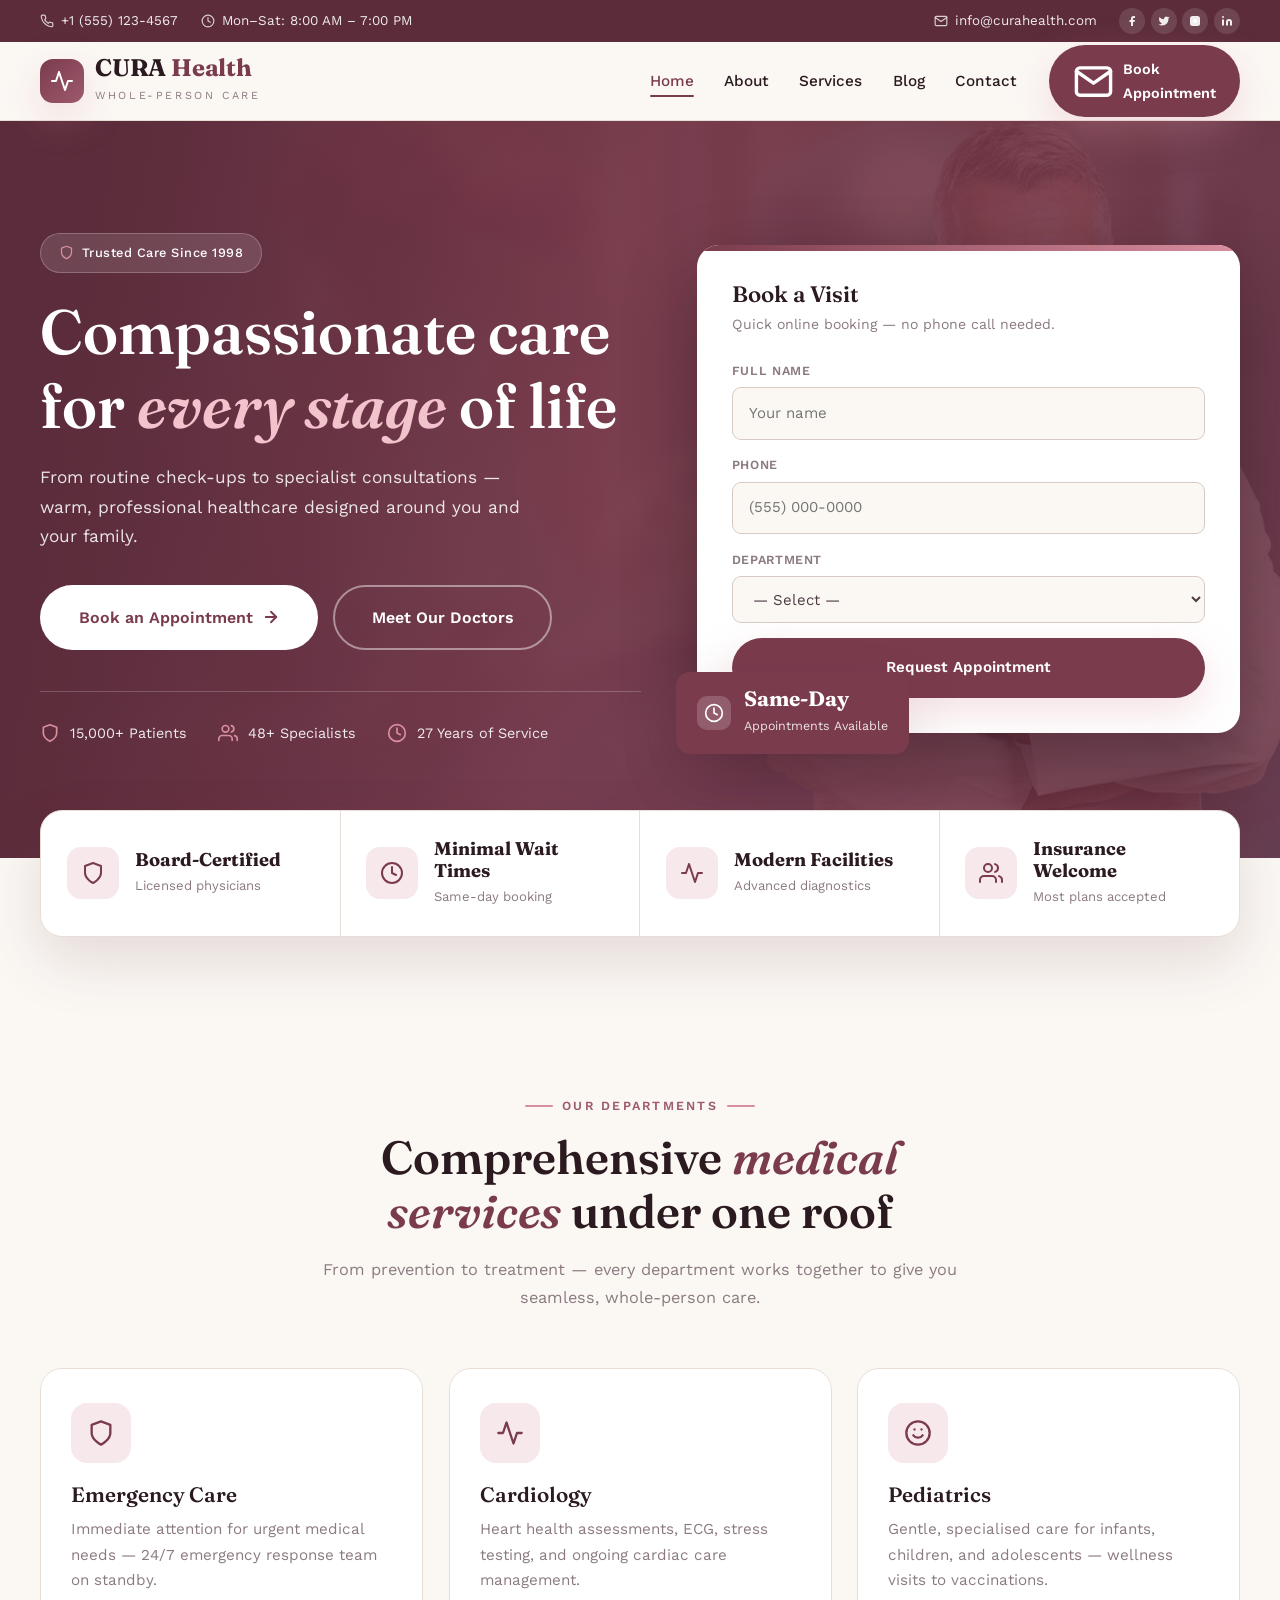
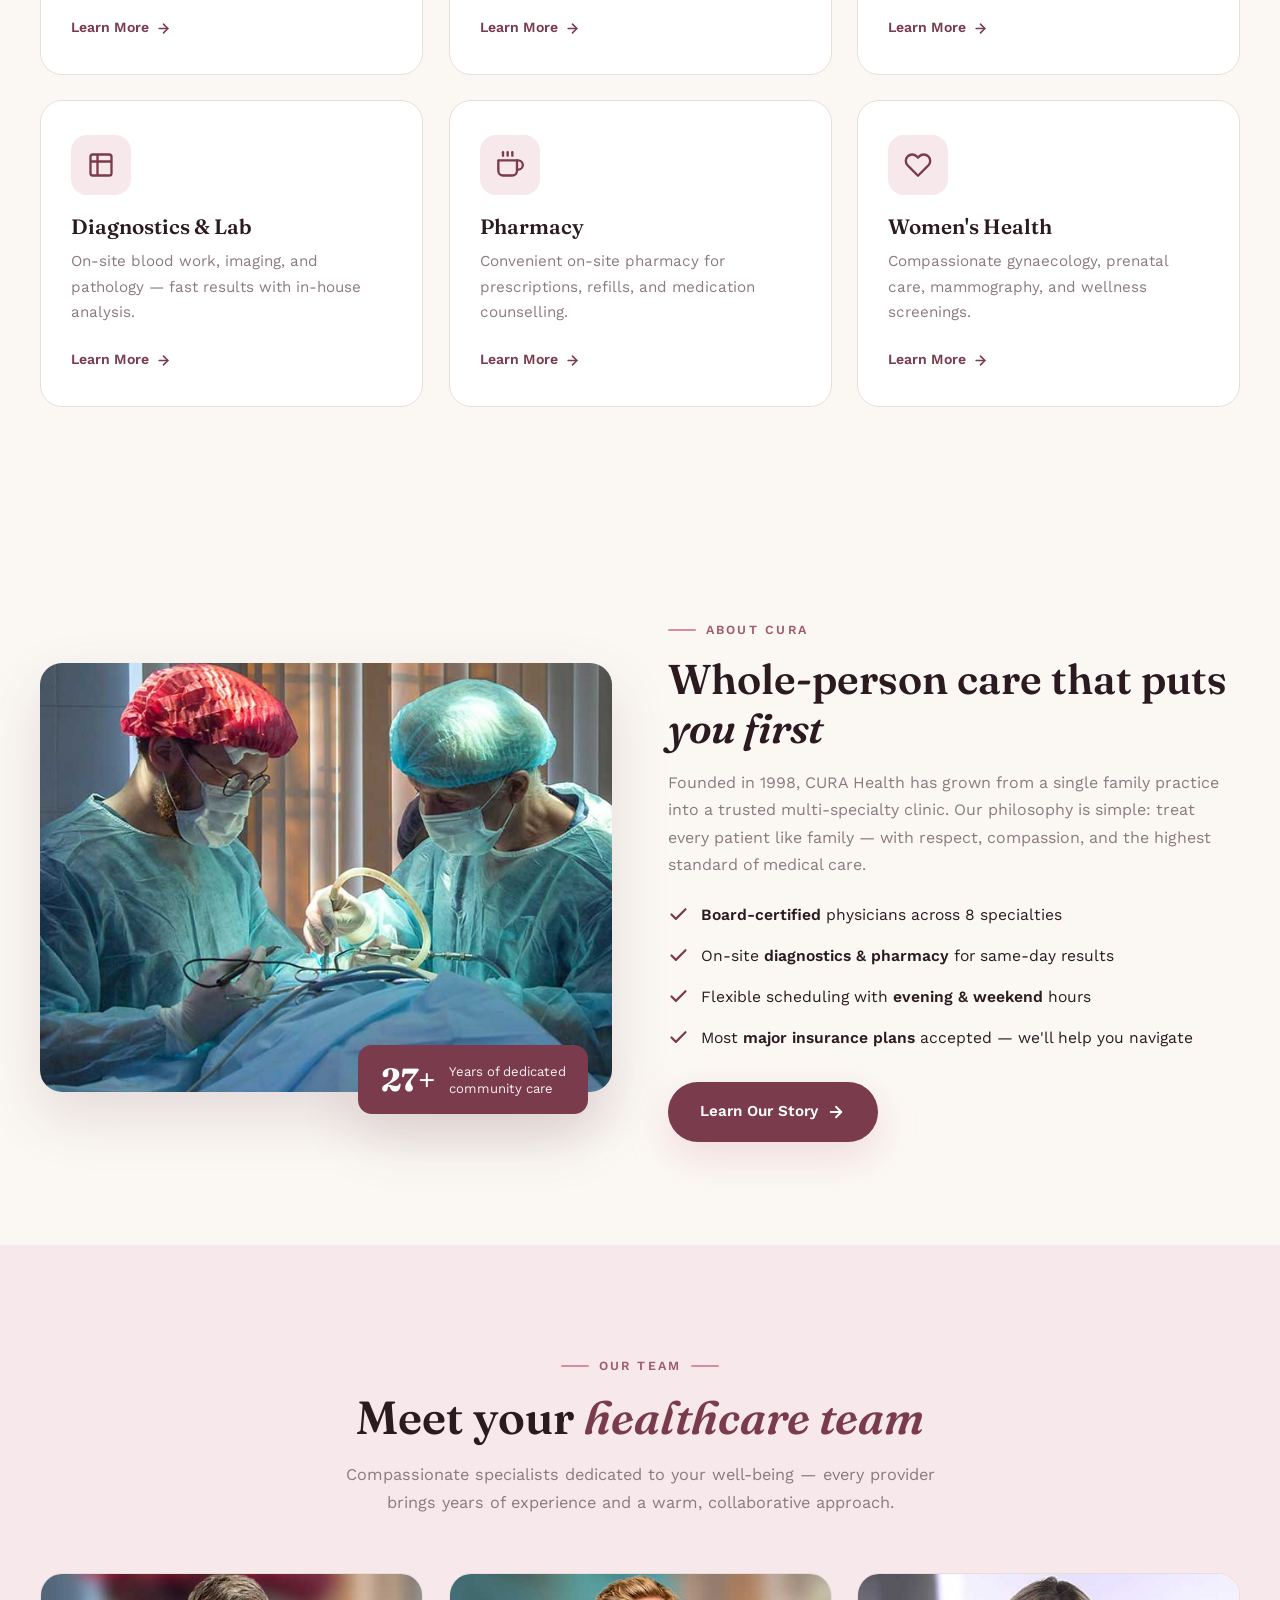
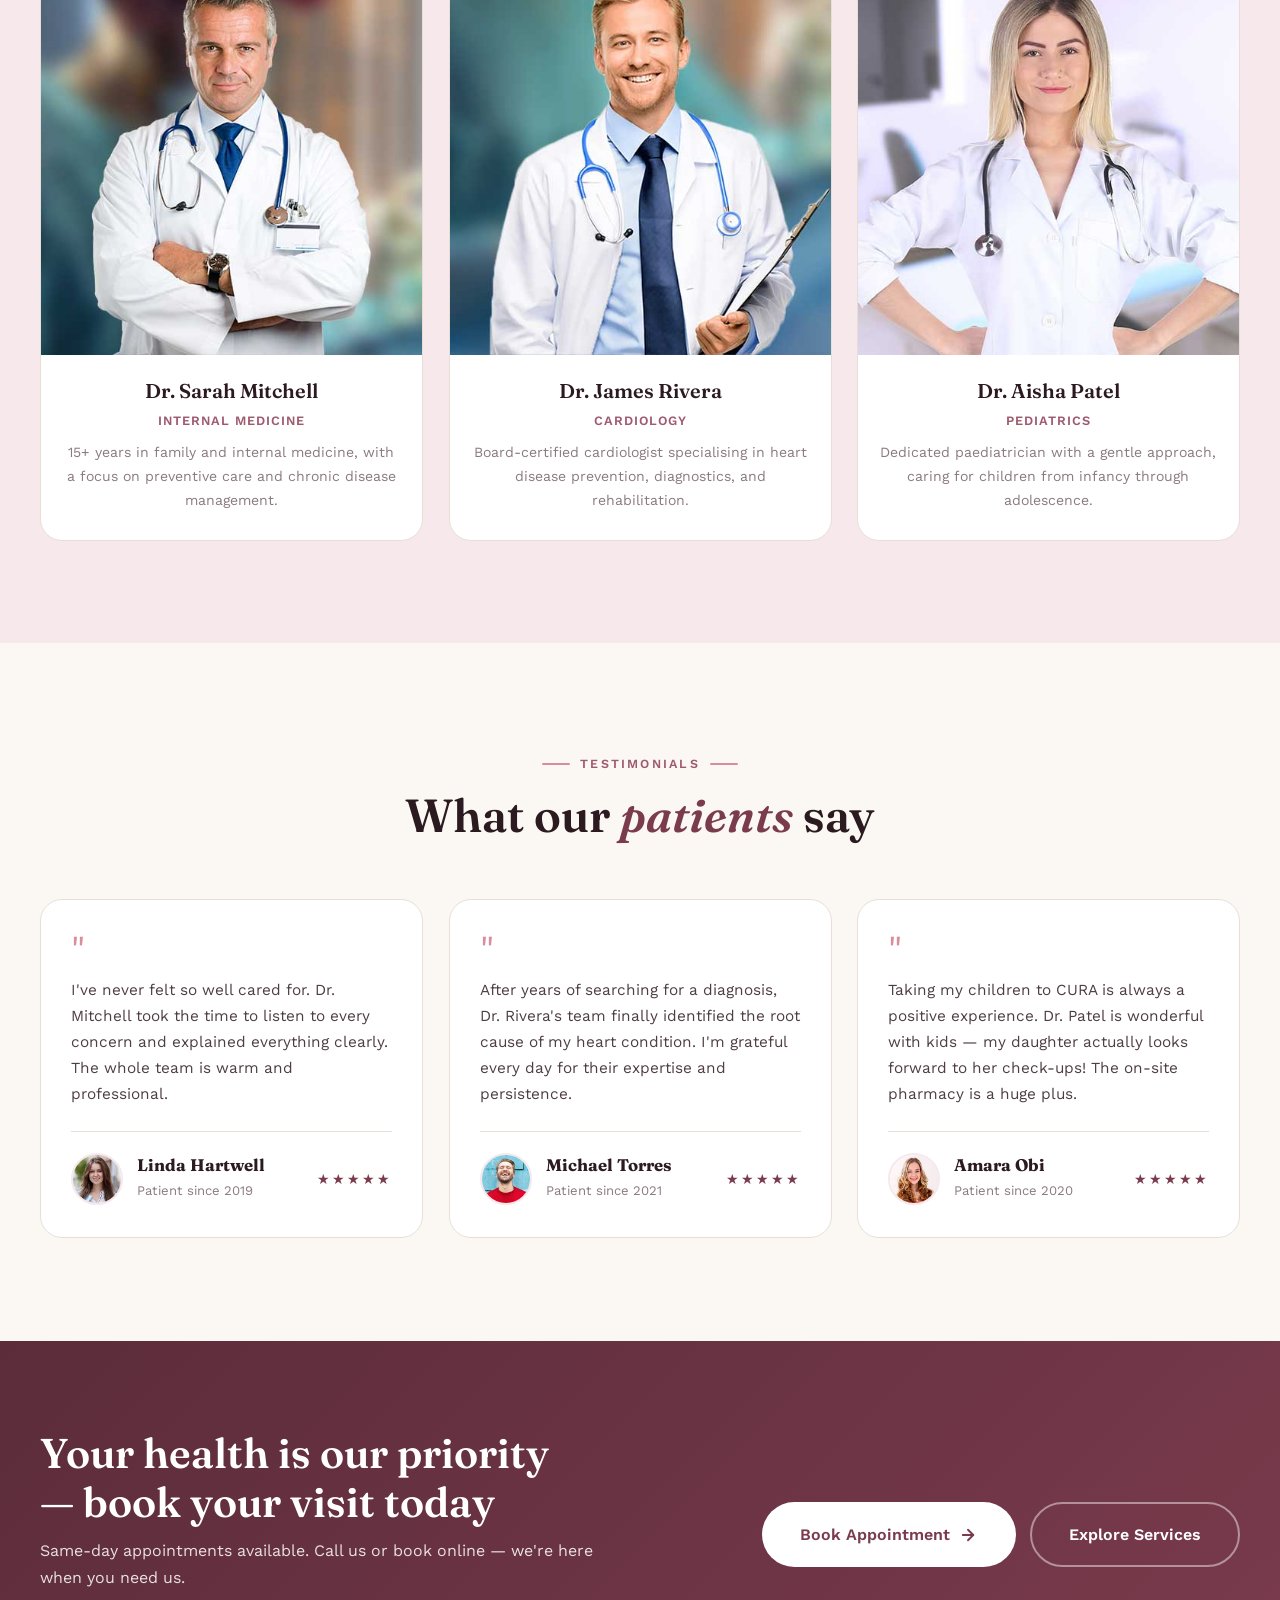
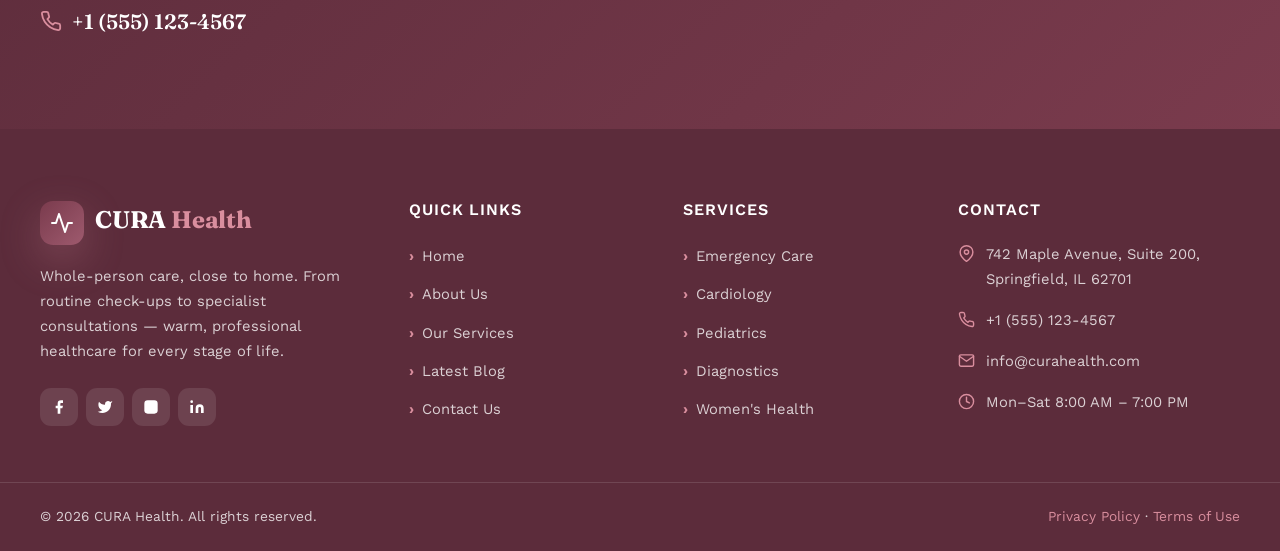
<file: index.html>
<!DOCTYPE html>
<html lang="en">
<head>
  <meta charset="UTF-8">
  <meta name="viewport" content="width=device-width, initial-scale=1.0">
  <meta name="description" content="CURA Health — Modern medical clinic offering primary care, specialist consultations, diagnostics, and wellness services. Compassionate care, close to home.">
  <title>CURA Health — Compassionate Care, Close to Home</title>
  <link rel="preconnect" href="https://fonts.googleapis.com">
  <link rel="preconnect" href="https://fonts.gstatic.com" crossorigin>
  <link href="https://fonts.googleapis.com/css2?family=Fraunces:ital,opsz,wght@0,9..144,400;0,9..144,500;0,9..144,600;0,9..144,700;1,9..144,500;1,9..144,600&family=Work+Sans:wght@400;500;600;700&display=swap" rel="stylesheet">
  <link rel="stylesheet" href="assets/css/style.css">
  <link rel="icon" type="image/svg+xml" href="data:image/svg+xml,%3Csvg xmlns='http://www.w3.org/2000/svg' viewBox='0 0 32 32'%3E%3Crect width='32' height='32' rx='8' fill='%237a3b4d'/%3E%3Cpath d='M16 7A5 5 0 0 1 21 12v2h2a2 2 0 0 1 2 2v6a2 2 0 0 1-2 2H9a2 2 0 0 1-2-2v-6a2 2 0 0 1 2-2h2v-2a5 5 0 0 1 5-5zm-2 7v6h4v-6h-4zm2-4a3 3 0 0 0-3 3v1h6v-1a3 3 0 0 0-3-3z' fill='%23fff'/%3E%3C/svg%3E">
</head>
<body id="top">

<!-- ============================================================
     Topbar
     ============================================================ -->
<div class="topbar">
  <div class="container topbar__inner">
    <div class="topbar__left">
      <span class="topbar__item">
        <svg viewBox="0 0 24 24" fill="none" stroke="currentColor" stroke-width="2" stroke-linecap="round" stroke-linejoin="round"><path d="M22 16.92v3a2 2 0 0 1-2.18 2 19.79 19.79 0 0 1-8.63-3.07 19.5 19.5 0 0 1-6-6 19.79 19.79 0 0 1-3.07-8.67A2 2 0 0 1 4.11 2h3a2 2 0 0 1 2 1.72 12.84 12.84 0 0 0 .7 2.81 2 2 0 0 1-.45 2.11L8.09 9.91a16 16 0 0 0 6 6l1.27-1.27a2 2 0 0 1 2.11-.45 12.84 12.84 0 0 0 2.81.7A2 2 0 0 1 22 16.92z"/></svg>
        +1 (555) 123-4567
      </span>
      <span class="topbar__item">
        <svg viewBox="0 0 24 24" fill="none" stroke="currentColor" stroke-width="2" stroke-linecap="round" stroke-linejoin="round"><circle cx="12" cy="12" r="10"/><polyline points="12 6 12 12 16 14"/></svg>
        Mon–Sat: 8:00 AM – 7:00 PM
      </span>
    </div>
    <div class="topbar__right">
      <span class="topbar__item">
        <svg viewBox="0 0 24 24" fill="none" stroke="currentColor" stroke-width="2" stroke-linecap="round" stroke-linejoin="round"><path d="M4 4h16c1.1 0 2 .9 2 2v12c0 1.1-.9 2-2 2H4c-1.1 0-2-.9-2-2V6c0-1.1.9-2 2-2z"/><polyline points="22,6 12,13 2,6"/></svg>
        info@curahealth.com
      </span>
      <div class="topbar__social">
        <a href="#" aria-label="Facebook"><svg viewBox="0 0 24 24" fill="currentColor"><path d="M18 2h-3a5 5 0 0 0-5 5v3H7v4h3v8h4v-8h3l1-4h-4V7a1 1 0 0 1 1-1h3z"/></svg></a>
        <a href="#" aria-label="Twitter"><svg viewBox="0 0 24 24" fill="currentColor"><path d="M23 3a10.9 10.9 0 0 1-3.14 1.53 4.48 4.48 0 0 0-7.86 3v1A10.66 10.66 0 0 1 3 4s-4 9 5 13a11.64 11.64 0 0 1-7 2c9 5 20 0 20-11.5a4.5 4.5 0 0 0-.08-.83A7.72 7.72 0 0 0 23 3z"/></svg></a>
        <a href="#" aria-label="Instagram"><svg viewBox="0 0 24 24" fill="currentColor"><rect x="2" y="2" width="20" height="20" rx="5" ry="5"/><path d="M16 11.37A4 4 0 1 1 12.63 8 4 4 0 0 1 16 11.37z"/><line x1="17.5" y1="6.5" x2="17.51" y2="6.5"/></svg></a>
        <a href="#" aria-label="LinkedIn"><svg viewBox="0 0 24 24" fill="currentColor"><path d="M16 8a6 6 0 0 1 6 6v7h-4v-7a2 2 0 0 0-2-2 2 2 0 0 0-2 2v7h-4v-7a6 6 0 0 1 6-6z"/><rect x="2" y="9" width="4" height="12"/><circle cx="4" cy="4" r="2"/></svg></a>
      </div>
    </div>
  </div>
</div>

<!-- ============================================================
     Header
     ============================================================ -->
<header class="site-header">
  <div class="container site-header__inner">
    <a href="index.html" class="brand">
      <div class="brand__mark">
        <svg viewBox="0 0 24 24" fill="none" stroke="currentColor" stroke-width="2" stroke-linecap="round" stroke-linejoin="round"><path d="M22 12h-4l-3 9L9 3l-3 9H2"/></svg>
      </div>
      <div>
        <span class="brand__name">CURA <span>Health</span></span>
        <div class="brand__tag">Whole-person care</div>
      </div>
    </a>

    <button class="nav-toggle" aria-label="Toggle navigation" aria-expanded="false">
      <span></span><span></span><span></span>
    </button>

    <nav class="nav" role="navigation" aria-label="Main navigation">
      <ul class="nav-links">
        <li><a href="index.html" class="nav-link">Home</a></li>
        <li><a href="about.html" class="nav-link">About</a></li>
        <li><a href="services.html" class="nav-link">Services</a></li>
        <li><a href="blog.html" class="nav-link">Blog</a></li>
        <li><a href="contact.html" class="nav-link">Contact</a></li>
      </ul>
      <a href="contact.html" class="nav__cta">
        <svg viewBox="0 0 24 24" fill="none" stroke="currentColor" stroke-width="2" stroke-linecap="round" stroke-linejoin="round"><path d="M4 4h16c1.1 0 2 .9 2 2v12c0 1.1-.9 2-2 2H4c-1.1 0-2-.9-2-2V6c0-1.1.9-2 2-2z"/><polyline points="22,6 12,13 2,6"/></svg>
        Book Appointment
      </a>
    </nav>
  </div>
</header>

<main>
<!-- ============================================================
     Hero
     ============================================================ -->
<section class="hero">
  <div class="hero__bg">
    <img src="assets/img/img-hero.jpg" alt="Modern medical clinic interior">
  </div>
  <div class="container hero__inner">
    <div class="hero__copy">
      <div class="hero__badge">
        <svg viewBox="0 0 24 24" fill="none" stroke="currentColor" stroke-width="2" stroke-linecap="round" stroke-linejoin="round"><path d="M12 22s8-4 8-10V5l-8-3-8 3v7c0 6 8 10 8 10z"/></svg>
        Trusted Care Since 1998
      </div>
      <h1 class="hero__title">Compassionate care for <em>every stage</em> of life</h1>
      <p class="hero__lead">From routine check-ups to specialist consultations — warm, professional healthcare designed around you and your family.</p>
      <div class="hero__actions">
        <a href="contact.html" class="btn btn--light btn--lg">
          Book an Appointment
          <svg class="arrow" viewBox="0 0 24 24" fill="none" stroke="currentColor" stroke-width="2.5" stroke-linecap="round" stroke-linejoin="round" width="18" height="18"><line x1="5" y1="12" x2="19" y2="12"/><polyline points="12 5 19 12 12 19"/></svg>
        </a>
        <a href="about.html" class="btn btn--ghost btn--lg">Meet Our Doctors</a>
      </div>
      <div class="hero__points">
        <span class="hero__point">
          <svg viewBox="0 0 24 24" fill="none" stroke="currentColor" stroke-width="2" stroke-linecap="round" stroke-linejoin="round"><path d="M12 22s8-4 8-10V5l-8-3-8 3v7c0 6 8 10 8 10z"/></svg>
          15,000+ Patients
        </span>
        <span class="hero__point">
          <svg viewBox="0 0 24 24" fill="none" stroke="currentColor" stroke-width="2" stroke-linecap="round" stroke-linejoin="round"><path d="M17 21v-2a4 4 0 0 0-4-4H5a4 4 0 0 0-4 4v2"/><circle cx="9" cy="7" r="4"/><path d="M23 21v-2a4 4 0 0 0-3-3.87"/><path d="M16 3.13a4 4 0 0 1 0 7.75"/></svg>
          48+ Specialists
        </span>
        <span class="hero__point">
          <svg viewBox="0 0 24 24" fill="none" stroke="currentColor" stroke-width="2" stroke-linecap="round" stroke-linejoin="round"><circle cx="12" cy="12" r="10"/><polyline points="12 6 12 12 16 14"/></svg>
          27 Years of Service
        </span>
      </div>
    </div>
    <div class="hero__visual">
      <div class="hero__card">
        <h3 class="hero__card-title">Book a Visit</h3>
        <p class="hero__card-sub">Quick online booking — no phone call needed.</p>
        <form class="appt-form" data-form>
          <div class="form-field">
            <label for="hero-name">Full Name</label>
            <input type="text" id="hero-name" name="name" placeholder="Your name" required>
          </div>
          <div class="form-field">
            <label for="hero-phone">Phone</label>
            <input type="tel" id="hero-phone" name="phone" placeholder="(555) 000-0000" required>
          </div>
          <div class="form-field">
            <label for="hero-dept">Department</label>
            <select id="hero-dept" name="department">
              <option value="">— Select —</option>
              <option>General Medicine</option>
              <option>Cardiology</option>
              <option>Pediatrics</option>
              <option>Neurology</option>
              <option>Orthopedics</option>
              <option>Women's Health</option>
            </select>
          </div>
          <button type="submit" class="btn btn--wine" style="justify-content:center;width:100%">Request Appointment</button>
          <div class="form-msg"></div>
        </form>
      </div>
      <div class="hero__float">
        <svg viewBox="0 0 24 24" fill="none" stroke="currentColor" stroke-width="2" stroke-linecap="round" stroke-linejoin="round"><circle cx="12" cy="12" r="10"/><polyline points="12 6 12 12 16 14"/></svg>
        <div>
          <b>Same-Day</b>
          <span>Appointments Available</span>
        </div>
      </div>
    </div>
  </div>
</section>

<!-- ============================================================
     Feature Ribbon
     ============================================================ -->
<section class="ribbon">
  <div class="container">
    <div class="ribbon__grid">
      <div class="ribbon__item">
        <div class="ribbon__ico">
          <svg viewBox="0 0 24 24" fill="none" stroke="currentColor" stroke-width="2" stroke-linecap="round" stroke-linejoin="round"><path d="M12 22s8-4 8-10V5l-8-3-8 3v7c0 6 8 10 8 10z"/></svg>
        </div>
        <div>
          <b>Board-Certified</b>
          <span>Licensed physicians</span>
        </div>
      </div>
      <div class="ribbon__item">
        <div class="ribbon__ico">
          <svg viewBox="0 0 24 24" fill="none" stroke="currentColor" stroke-width="2" stroke-linecap="round" stroke-linejoin="round"><circle cx="12" cy="12" r="10"/><polyline points="12 6 12 12 16 14"/></svg>
        </div>
        <div>
          <b>Minimal Wait Times</b>
          <span>Same-day booking</span>
        </div>
      </div>
      <div class="ribbon__item">
        <div class="ribbon__ico">
          <svg viewBox="0 0 24 24" fill="none" stroke="currentColor" stroke-width="2" stroke-linecap="round" stroke-linejoin="round"><path d="M22 12h-4l-3 9L9 3l-3 9H2"/></svg>
        </div>
        <div>
          <b>Modern Facilities</b>
          <span>Advanced diagnostics</span>
        </div>
      </div>
      <div class="ribbon__item">
        <div class="ribbon__ico">
          <svg viewBox="0 0 24 24" fill="none" stroke="currentColor" stroke-width="2" stroke-linecap="round" stroke-linejoin="round"><path d="M17 21v-2a4 4 0 0 0-4-4H5a4 4 0 0 0-4 4v2"/><circle cx="9" cy="7" r="4"/><path d="M23 21v-2a4 4 0 0 0-3-3.87"/><path d="M16 3.13a4 4 0 0 1 0 7.75"/></svg>
        </div>
        <div>
          <b>Insurance Welcome</b>
          <span>Most plans accepted</span>
        </div>
      </div>
    </div>
  </div>
</section>

<!-- ============================================================
     Services
     ============================================================ -->
<section class="section section--cream">
  <div class="container">
    <div class="section-head section-head--center">
      <span class="eyebrow">Our Departments</span>
      <h2 class="section-title">Comprehensive <em>medical services</em> under one roof</h2>
      <p class="section-sub">From prevention to treatment — every department works together to give you seamless, whole-person care.</p>
    </div>
    <div class="svc-grid">
      <article class="svc-card reveal">
        <div class="svc-ico">
          <svg viewBox="0 0 24 24" fill="none" stroke="currentColor" stroke-width="2" stroke-linecap="round" stroke-linejoin="round"><path d="M12 22s8-4 8-10V5l-8-3-8 3v7c0 6 8 10 8 10z"/></svg>
        </div>
        <h3>Emergency Care</h3>
        <p>Immediate attention for urgent medical needs — 24/7 emergency response team on standby.</p>
        <a href="services.html" class="svc-more">Learn More <svg viewBox="0 0 24 24" fill="none" stroke="currentColor" stroke-width="2.5" stroke-linecap="round" stroke-linejoin="round"><line x1="5" y1="12" x2="19" y2="12"/><polyline points="12 5 19 12 12 19"/></svg></a>
      </article>
      <article class="svc-card reveal">
        <div class="svc-ico">
          <svg viewBox="0 0 24 24" fill="none" stroke="currentColor" stroke-width="2" stroke-linecap="round" stroke-linejoin="round"><path d="M22 12h-4l-3 9L9 3l-3 9H2"/></svg>
        </div>
        <h3>Cardiology</h3>
        <p>Heart health assessments, ECG, stress testing, and ongoing cardiac care management.</p>
        <a href="services.html" class="svc-more">Learn More <svg viewBox="0 0 24 24" fill="none" stroke="currentColor" stroke-width="2.5" stroke-linecap="round" stroke-linejoin="round"><line x1="5" y1="12" x2="19" y2="12"/><polyline points="12 5 19 12 12 19"/></svg></a>
      </article>
      <article class="svc-card reveal">
        <div class="svc-ico">
          <svg viewBox="0 0 24 24" fill="none" stroke="currentColor" stroke-width="2" stroke-linecap="round" stroke-linejoin="round"><circle cx="12" cy="12" r="10"/><path d="M8 14s1.5 2 4 2 4-2 4-2"/><line x1="9" y1="9" x2="9.01" y2="9"/><line x1="15" y1="9" x2="15.01" y2="9"/></svg>
        </div>
        <h3>Pediatrics</h3>
        <p>Gentle, specialised care for infants, children, and adolescents — wellness visits to vaccinations.</p>
        <a href="services.html" class="svc-more">Learn More <svg viewBox="0 0 24 24" fill="none" stroke="currentColor" stroke-width="2.5" stroke-linecap="round" stroke-linejoin="round"><line x1="5" y1="12" x2="19" y2="12"/><polyline points="12 5 19 12 12 19"/></svg></a>
      </article>
      <article class="svc-card reveal">
        <div class="svc-ico">
          <svg viewBox="0 0 24 24" fill="none" stroke="currentColor" stroke-width="2" stroke-linecap="round" stroke-linejoin="round"><path d="M9 3H5a2 2 0 0 0-2 2v4m6-6h10a2 2 0 0 1 2 2v4M9 3v18m0 0h10a2 2 0 0 0 2-2V9M9 21H5a2 2 0 0 1-2-2V9m0 0h18"/></svg>
        </div>
        <h3>Diagnostics & Lab</h3>
        <p>On-site blood work, imaging, and pathology — fast results with in-house analysis.</p>
        <a href="services.html" class="svc-more">Learn More <svg viewBox="0 0 24 24" fill="none" stroke="currentColor" stroke-width="2.5" stroke-linecap="round" stroke-linejoin="round"><line x1="5" y1="12" x2="19" y2="12"/><polyline points="12 5 19 12 12 19"/></svg></a>
      </article>
      <article class="svc-card reveal">
        <div class="svc-ico">
          <svg viewBox="0 0 24 24" fill="none" stroke="currentColor" stroke-width="2" stroke-linecap="round" stroke-linejoin="round"><path d="M18 8h1a4 4 0 0 1 0 8h-1"/><path d="M2 8h16v9a4 4 0 0 1-4 4H6a4 4 0 0 1-4-4V8z"/><line x1="6" y1="1" x2="6" y2="4"/><line x1="10" y1="1" x2="10" y2="4"/><line x1="14" y1="1" x2="14" y2="4"/></svg>
        </div>
        <h3>Pharmacy</h3>
        <p>Convenient on-site pharmacy for prescriptions, refills, and medication counselling.</p>
        <a href="services.html" class="svc-more">Learn More <svg viewBox="0 0 24 24" fill="none" stroke="currentColor" stroke-width="2.5" stroke-linecap="round" stroke-linejoin="round"><line x1="5" y1="12" x2="19" y2="12"/><polyline points="12 5 19 12 12 19"/></svg></a>
      </article>
      <article class="svc-card reveal">
        <div class="svc-ico">
          <svg viewBox="0 0 24 24" fill="none" stroke="currentColor" stroke-width="2" stroke-linecap="round" stroke-linejoin="round"><path d="M20.84 4.61a5.5 5.5 0 0 0-7.78 0L12 5.67l-1.06-1.06a5.5 5.5 0 0 0-7.78 7.78l1.06 1.06L12 21.23l7.78-7.78 1.06-1.06a5.5 5.5 0 0 0 0-7.78z"/></svg>
        </div>
        <h3>Women's Health</h3>
        <p>Compassionate gynaecology, prenatal care, mammography, and wellness screenings.</p>
        <a href="services.html" class="svc-more">Learn More <svg viewBox="0 0 24 24" fill="none" stroke="currentColor" stroke-width="2.5" stroke-linecap="round" stroke-linejoin="round"><line x1="5" y1="12" x2="19" y2="12"/><polyline points="12 5 19 12 12 19"/></svg></a>
      </article>
    </div>
  </div>
</section>

<!-- ============================================================
     About Split
     ============================================================ -->
<section class="section">
  <div class="container split">
    <div class="split__media reveal">
      <div class="split__photo">
        <img src="assets/img/img-about.jpg" alt="CURA Health medical team in consultation room" loading="lazy">
      </div>
      <div class="split__badge">
        <b>27+</b>
        <span>Years of dedicated<br>community care</span>
      </div>
    </div>
    <div class="split__copy reveal">
      <span class="eyebrow">About CURA</span>
      <h3>Whole-person care that puts <em>you first</em></h3>
      <p>Founded in 1998, CURA Health has grown from a single family practice into a trusted multi-specialty clinic. Our philosophy is simple: treat every patient like family — with respect, compassion, and the highest standard of medical care.</p>
      <ul class="check-list">
        <li class="check-item">
          <svg viewBox="0 0 24 24" fill="none" stroke="currentColor" stroke-width="2.5" stroke-linecap="round" stroke-linejoin="round"><polyline points="20 6 9 17 4 12"/></svg>
          <span><b>Board-certified</b> physicians across 8 specialties</span>
        </li>
        <li class="check-item">
          <svg viewBox="0 0 24 24" fill="none" stroke="currentColor" stroke-width="2.5" stroke-linecap="round" stroke-linejoin="round"><polyline points="20 6 9 17 4 12"/></svg>
          <span>On-site <b>diagnostics &amp; pharmacy</b> for same-day results</span>
        </li>
        <li class="check-item">
          <svg viewBox="0 0 24 24" fill="none" stroke="currentColor" stroke-width="2.5" stroke-linecap="round" stroke-linejoin="round"><polyline points="20 6 9 17 4 12"/></svg>
          <span>Flexible scheduling with <b>evening &amp; weekend</b> hours</span>
        </li>
        <li class="check-item">
          <svg viewBox="0 0 24 24" fill="none" stroke="currentColor" stroke-width="2.5" stroke-linecap="round" stroke-linejoin="round"><polyline points="20 6 9 17 4 12"/></svg>
          <span>Most <b>major insurance plans</b> accepted — we'll help you navigate</span>
        </li>
      </ul>
      <a href="about.html" class="btn btn--wine">Learn Our Story <svg class="arrow" viewBox="0 0 24 24" fill="none" stroke="currentColor" stroke-width="2.5" stroke-linecap="round" stroke-linejoin="round" width="18" height="18"><line x1="5" y1="12" x2="19" y2="12"/><polyline points="12 5 19 12 12 19"/></svg></a>
    </div>
  </div>
</section>

<!-- ============================================================
     Doctors
     ============================================================ -->
<section class="section section--rose">
  <div class="container">
    <div class="section-head section-head--center">
      <span class="eyebrow">Our Team</span>
      <h2 class="section-title">Meet your <em>healthcare team</em></h2>
      <p class="section-sub">Compassionate specialists dedicated to your well-being — every provider brings years of experience and a warm, collaborative approach.</p>
    </div>
    <div class="team-grid">
      <article class="team-card reveal">
        <div class="team-photo">
          <img src="assets/img/img-doctor-1.jpg" alt="Dr. Sarah Mitchell" loading="lazy">
          <div class="team-social">
            <a href="#" aria-label="LinkedIn"><svg viewBox="0 0 24 24" fill="currentColor"><path d="M16 8a6 6 0 0 1 6 6v7h-4v-7a2 2 0 0 0-2-2 2 2 0 0 0-2 2v7h-4v-7a6 6 0 0 1 6-6z"/><rect x="2" y="9" width="4" height="12"/><circle cx="4" cy="4" r="2"/></svg></a>
            <a href="#" aria-label="Twitter"><svg viewBox="0 0 24 24" fill="currentColor"><path d="M23 3a10.9 10.9 0 0 1-3.14 1.53 4.48 4.48 0 0 0-7.86 3v1A10.66 10.66 0 0 1 3 4s-4 9 5 13a11.64 11.64 0 0 1-7 2c9 5 20 0 20-11.5a4.5 4.5 0 0 0-.08-.83A7.72 7.72 0 0 0 23 3z"/></svg></a>
          </div>
        </div>
        <div class="team-info">
          <h3>Dr. Sarah Mitchell</h3>
          <span class="team-role">Internal Medicine</span>
          <p>15+ years in family and internal medicine, with a focus on preventive care and chronic disease management.</p>
        </div>
      </article>
      <article class="team-card reveal">
        <div class="team-photo">
          <img src="assets/img/img-doctor-2.jpg" alt="Dr. James Rivera" loading="lazy">
          <div class="team-social">
            <a href="#" aria-label="LinkedIn"><svg viewBox="0 0 24 24" fill="currentColor"><path d="M16 8a6 6 0 0 1 6 6v7h-4v-7a2 2 0 0 0-2-2 2 2 0 0 0-2 2v7h-4v-7a6 6 0 0 1 6-6z"/><rect x="2" y="9" width="4" height="12"/><circle cx="4" cy="4" r="2"/></svg></a>
            <a href="#" aria-label="Twitter"><svg viewBox="0 0 24 24" fill="currentColor"><path d="M23 3a10.9 10.9 0 0 1-3.14 1.53 4.48 4.48 0 0 0-7.86 3v1A10.66 10.66 0 0 1 3 4s-4 9 5 13a11.64 11.64 0 0 1-7 2c9 5 20 0 20-11.5a4.5 4.5 0 0 0-.08-.83A7.72 7.72 0 0 0 23 3z"/></svg></a>
          </div>
        </div>
        <div class="team-info">
          <h3>Dr. James Rivera</h3>
          <span class="team-role">Cardiology</span>
          <p>Board-certified cardiologist specialising in heart disease prevention, diagnostics, and rehabilitation.</p>
        </div>
      </article>
      <article class="team-card reveal">
        <div class="team-photo">
          <img src="assets/img/img-doctor-3.jpg" alt="Dr. Aisha Patel" loading="lazy">
          <div class="team-social">
            <a href="#" aria-label="LinkedIn"><svg viewBox="0 0 24 24" fill="currentColor"><path d="M16 8a6 6 0 0 1 6 6v7h-4v-7a2 2 0 0 0-2-2 2 2 0 0 0-2 2v7h-4v-7a6 6 0 0 1 6-6z"/><rect x="2" y="9" width="4" height="12"/><circle cx="4" cy="4" r="2"/></svg></a>
            <a href="#" aria-label="Twitter"><svg viewBox="0 0 24 24" fill="currentColor"><path d="M23 3a10.9 10.9 0 0 1-3.14 1.53 4.48 4.48 0 0 0-7.86 3v1A10.66 10.66 0 0 1 3 4s-4 9 5 13a11.64 11.64 0 0 1-7 2c9 5 20 0 20-11.5a4.5 4.5 0 0 0-.08-.83A7.72 7.72 0 0 0 23 3z"/></svg></a>
          </div>
        </div>
        <div class="team-info">
          <h3>Dr. Aisha Patel</h3>
          <span class="team-role">Pediatrics</span>
          <p>Dedicated paediatrician with a gentle approach, caring for children from infancy through adolescence.</p>
        </div>
      </article>
    </div>
  </div>
</section>

<!-- ============================================================
     Testimonials
     ============================================================ -->
<section class="section">
  <div class="container">
    <div class="section-head section-head--center">
      <span class="eyebrow">Testimonials</span>
      <h2 class="section-title">What our <em>patients</em> say</h2>
    </div>
    <div class="tst-grid">
      <blockquote class="tst-card reveal">
        <div class="tst-quote">"</div>
        <p>I've never felt so well cared for. Dr. Mitchell took the time to listen to every concern and explained everything clearly. The whole team is warm and professional.</p>
        <div class="tst-person">
          <div class="tst-avatar"><img src="assets/img/img-client-1.jpg" alt="Patient" loading="lazy"></div>
          <div>
            <b>Linda Hartwell</b>
            <span>Patient since 2019</span>
          </div>
          <div class="tst-stars">★★★★★</div>
        </div>
      </blockquote>
      <blockquote class="tst-card reveal">
        <div class="tst-quote">"</div>
        <p>After years of searching for a diagnosis, Dr. Rivera's team finally identified the root cause of my heart condition. I'm grateful every day for their expertise and persistence.</p>
        <div class="tst-person">
          <div class="tst-avatar"><img src="assets/img/img-client-2.jpg" alt="Patient" loading="lazy"></div>
          <div>
            <b>Michael Torres</b>
            <span>Patient since 2021</span>
          </div>
          <div class="tst-stars">★★★★★</div>
        </div>
      </blockquote>
      <blockquote class="tst-card reveal">
        <div class="tst-quote">"</div>
        <p>Taking my children to CURA is always a positive experience. Dr. Patel is wonderful with kids — my daughter actually looks forward to her check-ups! The on-site pharmacy is a huge plus.</p>
        <div class="tst-person">
          <div class="tst-avatar"><img src="assets/img/img-client-3.jpg" alt="Patient" loading="lazy"></div>
          <div>
            <b>Amara Obi</b>
            <span>Patient since 2020</span>
          </div>
          <div class="tst-stars">★★★★★</div>
        </div>
      </blockquote>
    </div>
  </div>
</section>

<!-- ============================================================
     CTA Section
     ============================================================ -->
<section class="cta-section">
  <div class="container">
    <div class="cta-inner">
      <div>
        <h2>Your health is our priority — book your visit today</h2>
        <p>Same-day appointments available. Call us or book online — we're here when you need us.</p>
        <a href="tel:+15551234567" class="cta-phone">
          <svg viewBox="0 0 24 24" fill="none" stroke="currentColor" stroke-width="2" stroke-linecap="round" stroke-linejoin="round"><path d="M22 16.92v3a2 2 0 0 1-2.18 2 19.79 19.79 0 0 1-8.63-3.07 19.5 19.5 0 0 1-6-6 19.79 19.79 0 0 1-3.07-8.67A2 2 0 0 1 4.11 2h3a2 2 0 0 1 2 1.72 12.84 12.84 0 0 0 .7 2.81 2 2 0 0 1-.45 2.11L8.09 9.91a16 16 0 0 0 6 6l1.27-1.27a2 2 0 0 1 2.11-.45 12.84 12.84 0 0 0 2.81.7A2 2 0 0 1 22 16.92z"/></svg>
          +1 (555) 123-4567
        </a>
      </div>
      <div class="cta-actions">
        <a href="contact.html" class="btn btn--light btn--lg">Book Appointment <svg class="arrow" viewBox="0 0 24 24" fill="none" stroke="currentColor" stroke-width="2.5" stroke-linecap="round" stroke-linejoin="round" width="18" height="18"><line x1="5" y1="12" x2="19" y2="12"/><polyline points="12 5 19 12 12 19"/></svg></a>
        <a href="services.html" class="btn btn--ghost btn--lg">Explore Services</a>
      </div>
    </div>
  </div>
</section>
</main>

<!-- ============================================================
     Footer
     ============================================================ -->
<footer class="site-footer">
  <div class="container">
    <div class="footer-grid">
      <div class="footer-brand">
        <a href="index.html" class="brand">
          <div class="brand__mark">
            <svg viewBox="0 0 24 24" fill="none" stroke="currentColor" stroke-width="2" stroke-linecap="round" stroke-linejoin="round"><path d="M22 12h-4l-3 9L9 3l-3 9H2"/></svg>
          </div>
          <div>
            <span class="brand__name">CURA <span>Health</span></span>
          </div>
        </a>
        <p>Whole-person care, close to home. From routine check-ups to specialist consultations — warm, professional healthcare for every stage of life.</p>
        <div class="footer-social">
          <a href="#" aria-label="Facebook"><svg viewBox="0 0 24 24" fill="currentColor"><path d="M18 2h-3a5 5 0 0 0-5 5v3H7v4h3v8h4v-8h3l1-4h-4V7a1 1 0 0 1 1-1h3z"/></svg></a>
          <a href="#" aria-label="Twitter"><svg viewBox="0 0 24 24" fill="currentColor"><path d="M23 3a10.9 10.9 0 0 1-3.14 1.53 4.48 4.48 0 0 0-7.86 3v1A10.66 10.66 0 0 1 3 4s-4 9 5 13a11.64 11.64 0 0 1-7 2c9 5 20 0 20-11.5a4.5 4.5 0 0 0-.08-.83A7.72 7.72 0 0 0 23 3z"/></svg></a>
          <a href="#" aria-label="Instagram"><svg viewBox="0 0 24 24" fill="currentColor"><rect x="2" y="2" width="20" height="20" rx="5" ry="5"/><path d="M16 11.37A4 4 0 1 1 12.63 8 4 4 0 0 1 16 11.37z"/><line x1="17.5" y1="6.5" x2="17.51" y2="6.5"/></svg></a>
          <a href="#" aria-label="LinkedIn"><svg viewBox="0 0 24 24" fill="currentColor"><path d="M16 8a6 6 0 0 1 6 6v7h-4v-7a2 2 0 0 0-2-2 2 2 0 0 0-2 2v7h-4v-7a6 6 0 0 1 6-6z"/><rect x="2" y="9" width="4" height="12"/><circle cx="4" cy="4" r="2"/></svg></a>
        </div>
      </div>
      <div class="footer-col">
        <h4>Quick Links</h4>
        <ul class="footer-links">
          <li><a href="index.html">Home</a></li>
          <li><a href="about.html">About Us</a></li>
          <li><a href="services.html">Our Services</a></li>
          <li><a href="blog.html">Latest Blog</a></li>
          <li><a href="contact.html">Contact Us</a></li>
        </ul>
      </div>
      <div class="footer-col">
        <h4>Services</h4>
        <ul class="footer-links">
          <li><a href="services.html">Emergency Care</a></li>
          <li><a href="services.html">Cardiology</a></li>
          <li><a href="services.html">Pediatrics</a></li>
          <li><a href="services.html">Diagnostics</a></li>
          <li><a href="services.html">Women's Health</a></li>
        </ul>
      </div>
      <div class="footer-col">
        <h4>Contact</h4>
        <ul class="footer-contact">
          <li>
            <svg viewBox="0 0 24 24" fill="none" stroke="currentColor" stroke-width="2" stroke-linecap="round" stroke-linejoin="round"><path d="M21 10c0 7-9 13-9 13s-9-6-9-13a9 9 0 0 1 18 0z"/><circle cx="12" cy="10" r="3"/></svg>
            742 Maple Avenue, Suite 200, Springfield, IL 62701
          </li>
          <li>
            <svg viewBox="0 0 24 24" fill="none" stroke="currentColor" stroke-width="2" stroke-linecap="round" stroke-linejoin="round"><path d="M22 16.92v3a2 2 0 0 1-2.18 2 19.79 19.79 0 0 1-8.63-3.07 19.5 19.5 0 0 1-6-6 19.79 19.79 0 0 1-3.07-8.67A2 2 0 0 1 4.11 2h3a2 2 0 0 1 2 1.72 12.84 12.84 0 0 0 .7 2.81 2 2 0 0 1-.45 2.11L8.09 9.91a16 16 0 0 0 6 6l1.27-1.27a2 2 0 0 1 2.11-.45 12.84 12.84 0 0 0 2.81.7A2 2 0 0 1 22 16.92z"/></svg>
            <a href="tel:+15551234567">+1 (555) 123-4567</a>
          </li>
          <li>
            <svg viewBox="0 0 24 24" fill="none" stroke="currentColor" stroke-width="2" stroke-linecap="round" stroke-linejoin="round"><path d="M4 4h16c1.1 0 2 .9 2 2v12c0 1.1-.9 2-2 2H4c-1.1 0-2-.9-2-2V6c0-1.1.9-2 2-2z"/><polyline points="22,6 12,13 2,6"/></svg>
            <a href="mailto:info@curahealth.com">info@curahealth.com</a>
          </li>
          <li>
            <svg viewBox="0 0 24 24" fill="none" stroke="currentColor" stroke-width="2" stroke-linecap="round" stroke-linejoin="round"><circle cx="12" cy="12" r="10"/><polyline points="12 6 12 12 16 14"/></svg>
            Mon–Sat 8:00 AM – 7:00 PM
          </li>
        </ul>
      </div>
    </div>
  </div>
  <div class="footer-bottom">
    <div class="container footer-bottom__inner">
      <span>&copy; <span data-year>2026</span> CURA Health. All rights reserved.</span>
      <span>
        <a href="index.html">Privacy Policy</a> &middot;
        <a href="index.html">Terms of Use</a>
      </span>
    </div>
  </div>
</footer>

<!-- ============================================================
     Back to top
     ============================================================ -->
<button class="back-to-top" aria-label="Back to top">
  <svg viewBox="0 0 24 24" fill="none" stroke="currentColor" stroke-width="2.5" stroke-linecap="round" stroke-linejoin="round"><polyline points="18 15 12 9 6 15"/></svg>
</button>

<script src="assets/js/main.js"></script>
</body>
</html>
</file>
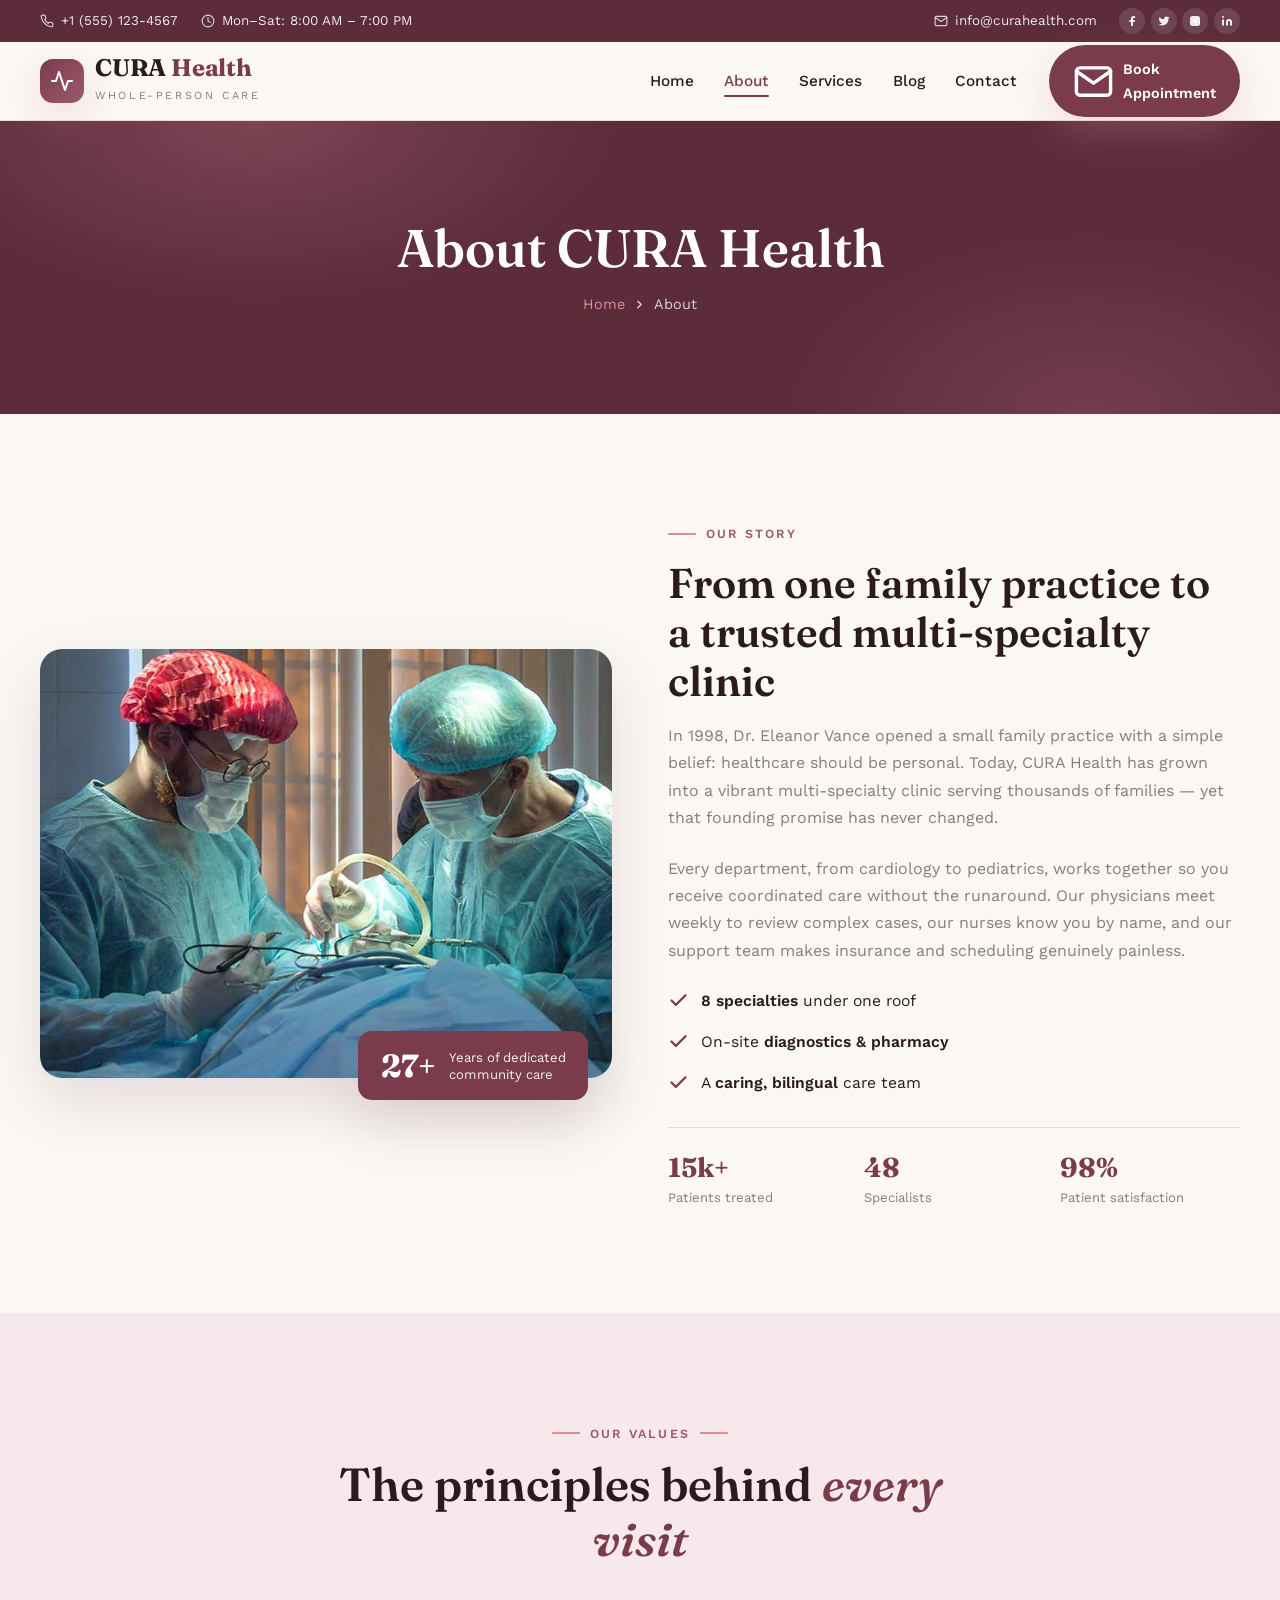
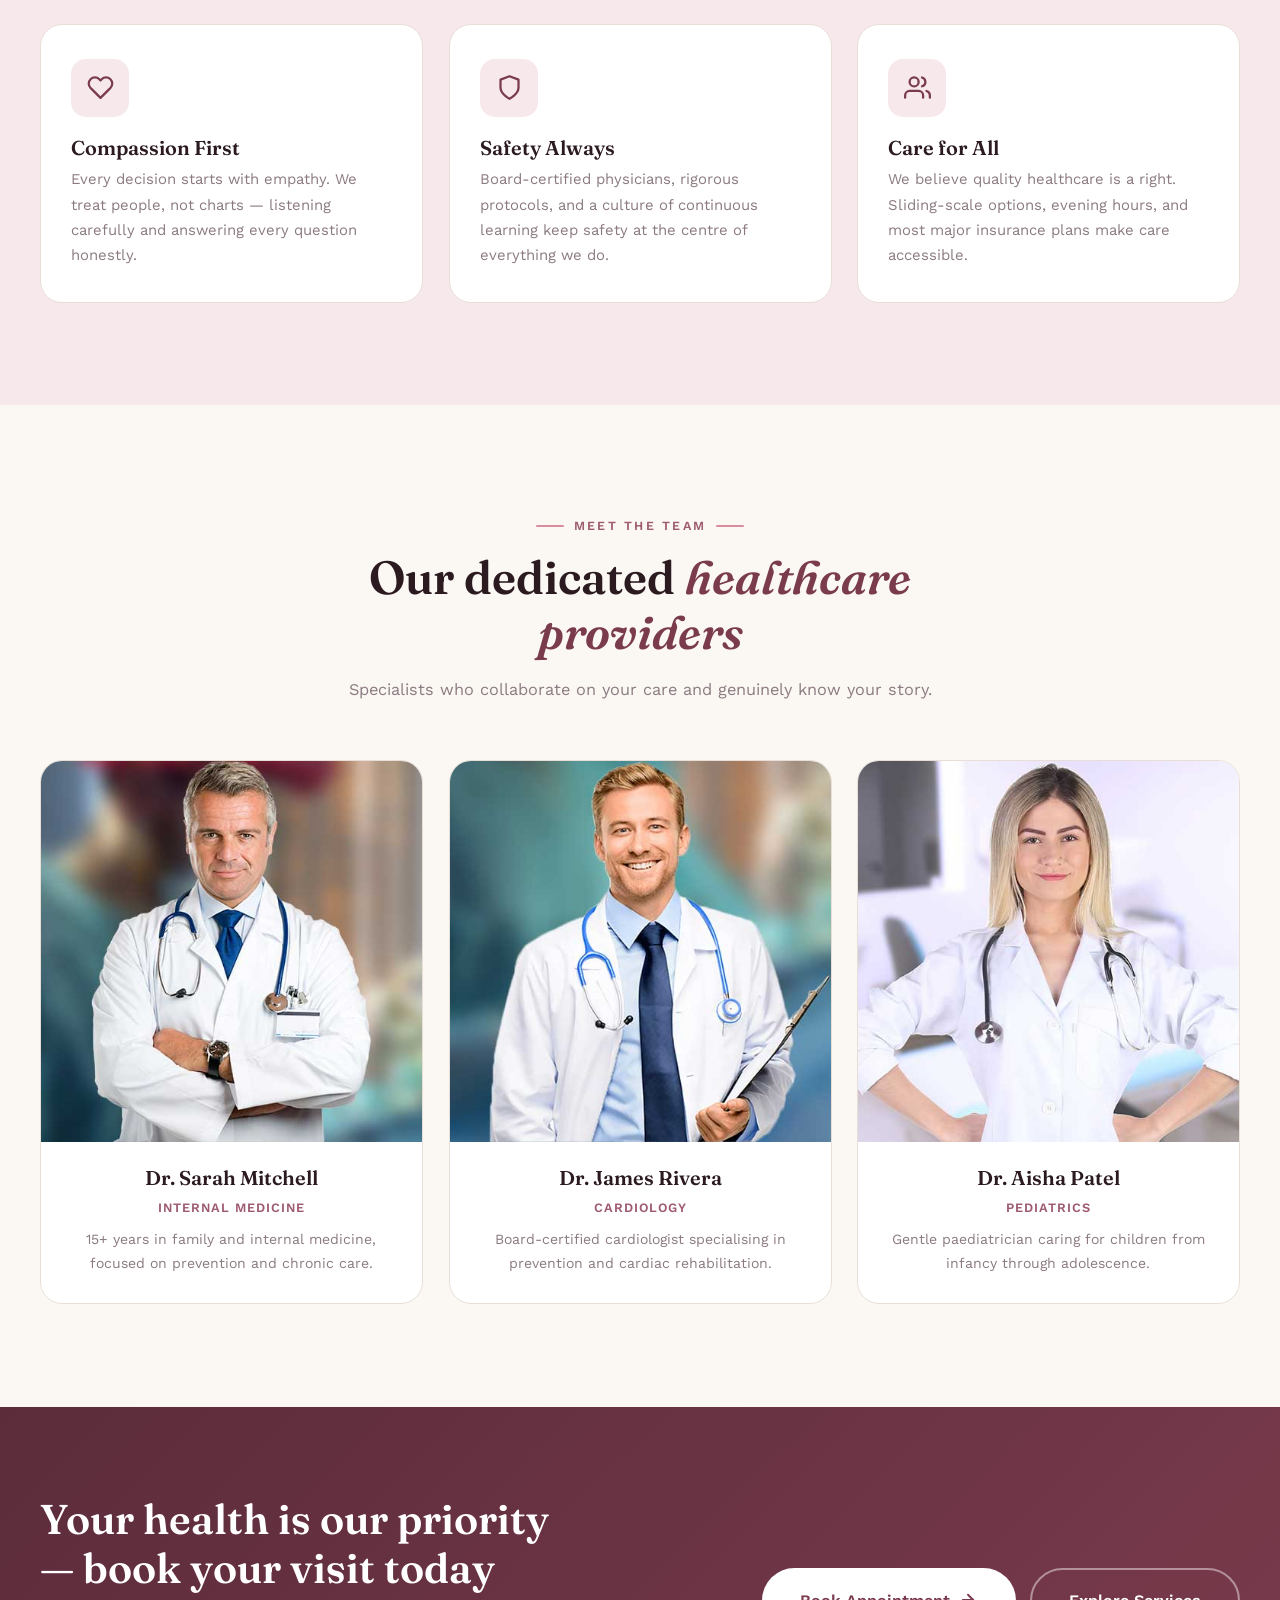
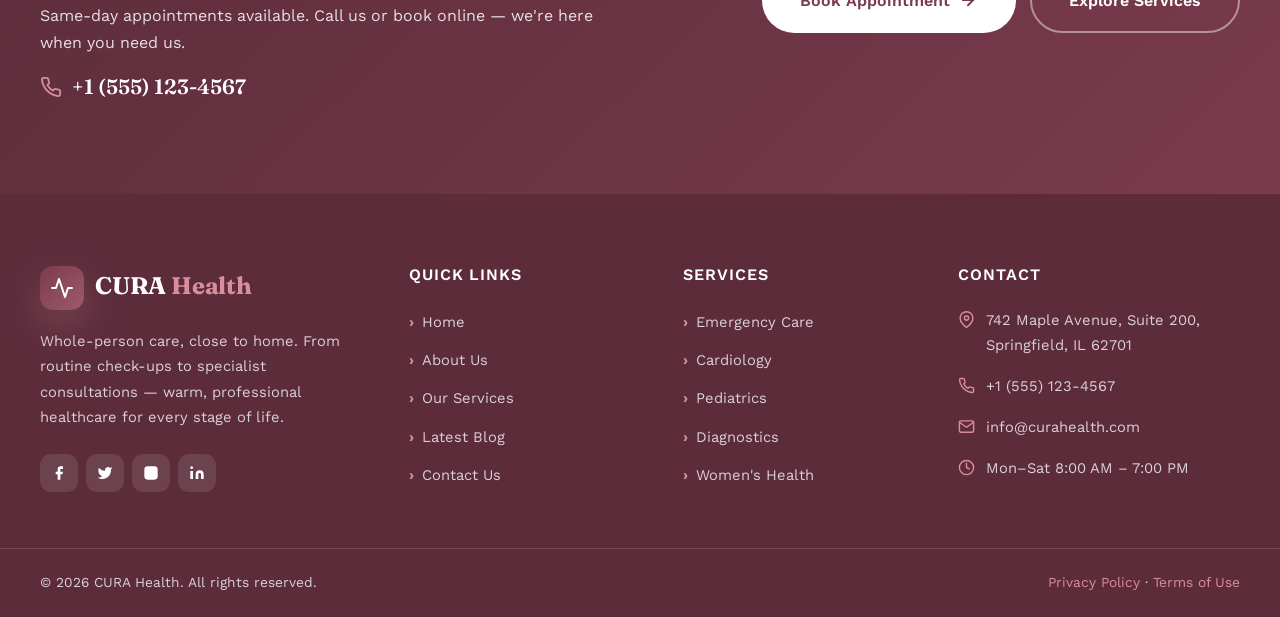
<file: about.html>
<!DOCTYPE html>
<html lang="en">
<head>
  <meta charset="UTF-8">
  <meta name="viewport" content="width=device-width, initial-scale=1.0">
  <meta name="description" content="Learn about CURA Health — a trusted multi-specialty clinic serving our community since 1998. Compassionate, coordinated, whole-person care.">
  <title>About Us — CURA Health</title>
  <link rel="preconnect" href="https://fonts.googleapis.com">
  <link rel="preconnect" href="https://fonts.gstatic.com" crossorigin>
  <link href="https://fonts.googleapis.com/css2?family=Fraunces:ital,opsz,wght@0,9..144,400;0,9..144,500;0,9..144,600;0,9..144,700;1,9..144,500;1,9..144,600&family=Work+Sans:wght@400;500;600;700&display=swap" rel="stylesheet">
  <link rel="stylesheet" href="assets/css/style.css">
  <link rel="icon" type="image/svg+xml" href="data:image/svg+xml,%3Csvg xmlns='http://www.w3.org/2000/svg' viewBox='0 0 32 32'%3E%3Crect width='32' height='32' rx='8' fill='%237a3b4d'/%3E%3Cpath d='M16 7A5 5 0 0 1 21 12v2h2a2 2 0 0 1 2 2v6a2 2 0 0 1-2 2H9a2 2 0 0 1-2-2v-6a2 2 0 0 1 2-2h2v-2a5 5 0 0 1 5-5zm-2 7v6h4v-6h-4zm2-4a3 3 0 0 0-3 3v1h6v-1a3 3 0 0 0-3-3z' fill='%23fff'/%3E%3C/svg%3E">
</head>

<body id="top">

<!-- ============================================================
     Topbar
     ============================================================ -->
<div class="topbar">
  <div class="container topbar__inner">
    <div class="topbar__left">
      <span class="topbar__item">
        <svg viewBox="0 0 24 24" fill="none" stroke="currentColor" stroke-width="2" stroke-linecap="round" stroke-linejoin="round"><path d="M22 16.92v3a2 2 0 0 1-2.18 2 19.79 19.79 0 0 1-8.63-3.07 19.5 19.5 0 0 1-6-6 19.79 19.79 0 0 1-3.07-8.67A2 2 0 0 1 4.11 2h3a2 2 0 0 1 2 1.72 12.84 12.84 0 0 0 .7 2.81 2 2 0 0 1-.45 2.11L8.09 9.91a16 16 0 0 0 6 6l1.27-1.27a2 2 0 0 1 2.11-.45 12.84 12.84 0 0 0 2.81.7A2 2 0 0 1 22 16.92z"/></svg>
        +1 (555) 123-4567
      </span>
      <span class="topbar__item">
        <svg viewBox="0 0 24 24" fill="none" stroke="currentColor" stroke-width="2" stroke-linecap="round" stroke-linejoin="round"><circle cx="12" cy="12" r="10"/><polyline points="12 6 12 12 16 14"/></svg>
        Mon–Sat: 8:00 AM – 7:00 PM
      </span>
    </div>
    <div class="topbar__right">
      <span class="topbar__item">
        <svg viewBox="0 0 24 24" fill="none" stroke="currentColor" stroke-width="2" stroke-linecap="round" stroke-linejoin="round"><path d="M4 4h16c1.1 0 2 .9 2 2v12c0 1.1-.9 2-2 2H4c-1.1 0-2-.9-2-2V6c0-1.1.9-2 2-2z"/><polyline points="22,6 12,13 2,6"/></svg>
        info@curahealth.com
      </span>
      <div class="topbar__social">
        <a href="#" aria-label="Facebook"><svg viewBox="0 0 24 24" fill="currentColor"><path d="M18 2h-3a5 5 0 0 0-5 5v3H7v4h3v8h4v-8h3l1-4h-4V7a1 1 0 0 1 1-1h3z"/></svg></a>
        <a href="#" aria-label="Twitter"><svg viewBox="0 0 24 24" fill="currentColor"><path d="M23 3a10.9 10.9 0 0 1-3.14 1.53 4.48 4.48 0 0 0-7.86 3v1A10.66 10.66 0 0 1 3 4s-4 9 5 13a11.64 11.64 0 0 1-7 2c9 5 20 0 20-11.5a4.5 4.5 0 0 0-.08-.83A7.72 7.72 0 0 0 23 3z"/></svg></a>
        <a href="#" aria-label="Instagram"><svg viewBox="0 0 24 24" fill="currentColor"><rect x="2" y="2" width="20" height="20" rx="5" ry="5"/><path d="M16 11.37A4 4 0 1 1 12.63 8 4 4 0 0 1 16 11.37z"/><line x1="17.5" y1="6.5" x2="17.51" y2="6.5"/></svg></a>
        <a href="#" aria-label="LinkedIn"><svg viewBox="0 0 24 24" fill="currentColor"><path d="M16 8a6 6 0 0 1 6 6v7h-4v-7a2 2 0 0 0-2-2 2 2 0 0 0-2 2v7h-4v-7a6 6 0 0 1 6-6z"/><rect x="2" y="9" width="4" height="12"/><circle cx="4" cy="4" r="2"/></svg></a>
      </div>
    </div>
  </div>
</div>

<!-- ============================================================
     Header
     ============================================================ -->
<header class="site-header">
  <div class="container site-header__inner">
    <a href="index.html" class="brand">
      <div class="brand__mark">
        <svg viewBox="0 0 24 24" fill="none" stroke="currentColor" stroke-width="2" stroke-linecap="round" stroke-linejoin="round"><path d="M22 12h-4l-3 9L9 3l-3 9H2"/></svg>
      </div>
      <div>
        <span class="brand__name">CURA <span>Health</span></span>
        <div class="brand__tag">Whole-person care</div>
      </div>
    </a>

    <button class="nav-toggle" aria-label="Toggle navigation" aria-expanded="false">
      <span></span><span></span><span></span>
    </button>

    <nav class="nav" role="navigation" aria-label="Main navigation">
      <ul class="nav-links">
        <li><a href="index.html" class="nav-link">Home</a></li>
        <li><a href="about.html" class="nav-link">About</a></li>
        <li><a href="services.html" class="nav-link">Services</a></li>
        <li><a href="blog.html" class="nav-link">Blog</a></li>
        <li><a href="contact.html" class="nav-link">Contact</a></li>
      </ul>
      <a href="contact.html" class="nav__cta">
        <svg viewBox="0 0 24 24" fill="none" stroke="currentColor" stroke-width="2" stroke-linecap="round" stroke-linejoin="round"><path d="M4 4h16c1.1 0 2 .9 2 2v12c0 1.1-.9 2-2 2H4c-1.1 0-2-.9-2-2V6c0-1.1.9-2 2-2z"/><polyline points="22,6 12,13 2,6"/></svg>
        Book Appointment
      </a>
    </nav>
  </div>
</header>

<main>
<section class="page-banner">
  <div class="container">
    <h1>About CURA Health</h1>
    <nav class="crumb" aria-label="Breadcrumb">
      <a href="index.html">Home</a>
      <svg viewBox="0 0 24 24" fill="none" stroke="currentColor" stroke-width="2.5" stroke-linecap="round" stroke-linejoin="round"><polyline points="9 18 15 12 9 6"/></svg>
      <span>About</span>
    </nav>
  </div>
</section>

<section class="section">
  <div class="container split">
    <div class="split__media reveal">
      <div class="split__photo">
        <img src="assets/img/img-about.jpg" alt="CURA Health clinic reception" loading="lazy">
      </div>
      <div class="split__badge">
        <b>27+</b>
        <span>Years of dedicated<br>community care</span>
      </div>
    </div>
    <div class="split__copy reveal">
      <span class="eyebrow">Our Story</span>
      <h3>From one family practice to a trusted multi-specialty clinic</h3>
      <p>In 1998, Dr. Eleanor Vance opened a small family practice with a simple belief: healthcare should be personal. Today, CURA Health has grown into a vibrant multi-specialty clinic serving thousands of families — yet that founding promise has never changed.</p>
      <p>Every department, from cardiology to pediatrics, works together so you receive coordinated care without the runaround. Our physicians meet weekly to review complex cases, our nurses know you by name, and our support team makes insurance and scheduling genuinely painless.</p>
      <ul class="check-list">
        <li class="check-item">
          <svg viewBox="0 0 24 24" fill="none" stroke="currentColor" stroke-width="2.5" stroke-linecap="round" stroke-linejoin="round"><polyline points="20 6 9 17 4 12"/></svg>
          <span><b>8 specialties</b> under one roof</span>
        </li>
        <li class="check-item">
          <svg viewBox="0 0 24 24" fill="none" stroke="currentColor" stroke-width="2.5" stroke-linecap="round" stroke-linejoin="round"><polyline points="20 6 9 17 4 12"/></svg>
          <span>On-site <b>diagnostics &amp; pharmacy</b></span>
        </li>
        <li class="check-item">
          <svg viewBox="0 0 24 24" fill="none" stroke="currentColor" stroke-width="2.5" stroke-linecap="round" stroke-linejoin="round"><polyline points="20 6 9 17 4 12"/></svg>
          <span>A <b>caring, bilingual</b> care team</span>
        </li>
      </ul>
      <div class="mini-stats">
        <div class="mini-stat"><b>15k+</b><span>Patients treated</span></div>
        <div class="mini-stat"><b>48</b><span>Specialists</span></div>
        <div class="mini-stat"><b>98%</b><span>Patient satisfaction</span></div>
      </div>
    </div>
  </div>
</section>

<section class="section section--rose">
  <div class="container">
    <div class="section-head section-head--center">
      <span class="eyebrow">Our Values</span>
      <h2 class="section-title">The principles behind <em>every visit</em></h2>
    </div>
    <div class="value-grid">
      <article class="value-card reveal">
        <div class="value-ico">
          <svg viewBox="0 0 24 24" fill="none" stroke="currentColor" stroke-width="2" stroke-linecap="round" stroke-linejoin="round"><path d="M20.84 4.61a5.5 5.5 0 0 0-7.78 0L12 5.67l-1.06-1.06a5.5 5.5 0 0 0-7.78 7.78l1.06 1.06L12 21.23l7.78-7.78 1.06-1.06a5.5 5.5 0 0 0 0-7.78z"/></svg>
        </div>
        <h3>Compassion First</h3>
        <p>Every decision starts with empathy. We treat people, not charts — listening carefully and answering every question honestly.</p>
      </article>
      <article class="value-card reveal">
        <div class="value-ico">
          <svg viewBox="0 0 24 24" fill="none" stroke="currentColor" stroke-width="2" stroke-linecap="round" stroke-linejoin="round"><path d="M12 22s8-4 8-10V5l-8-3-8 3v7c0 6 8 10 8 10z"/></svg>
        </div>
        <h3>Safety Always</h3>
        <p>Board-certified physicians, rigorous protocols, and a culture of continuous learning keep safety at the centre of everything we do.</p>
      </article>
      <article class="value-card reveal">
        <div class="value-ico">
          <svg viewBox="0 0 24 24" fill="none" stroke="currentColor" stroke-width="2" stroke-linecap="round" stroke-linejoin="round"><path d="M17 21v-2a4 4 0 0 0-4-4H5a4 4 0 0 0-4 4v2"/><circle cx="9" cy="7" r="4"/><path d="M23 21v-2a4 4 0 0 0-3-3.87"/><path d="M16 3.13a4 4 0 0 1 0 7.75"/></svg>
        </div>
        <h3>Care for All</h3>
        <p>We believe quality healthcare is a right. Sliding-scale options, evening hours, and most major insurance plans make care accessible.</p>
      </article>
    </div>
  </div>
</section>

<section class="section">
  <div class="container">
    <div class="section-head section-head--center">
      <span class="eyebrow">Meet The Team</span>
      <h2 class="section-title">Our dedicated <em>healthcare providers</em></h2>
      <p class="section-sub">Specialists who collaborate on your care and genuinely know your story.</p>
    </div>
    <div class="team-grid">
      <article class="team-card reveal">
        <div class="team-photo">
          <img src="assets/img/img-doctor-1.jpg" alt="Dr. Sarah Mitchell" loading="lazy">
        </div>
        <div class="team-info">
          <h3>Dr. Sarah Mitchell</h3>
          <span class="team-role">Internal Medicine</span>
          <p>15+ years in family and internal medicine, focused on prevention and chronic care.</p>
        </div>
      </article>
      <article class="team-card reveal">
        <div class="team-photo">
          <img src="assets/img/img-doctor-2.jpg" alt="Dr. James Rivera" loading="lazy">
        </div>
        <div class="team-info">
          <h3>Dr. James Rivera</h3>
          <span class="team-role">Cardiology</span>
          <p>Board-certified cardiologist specialising in prevention and cardiac rehabilitation.</p>
        </div>
      </article>
      <article class="team-card reveal">
        <div class="team-photo">
          <img src="assets/img/img-doctor-3.jpg" alt="Dr. Aisha Patel" loading="lazy">
        </div>
        <div class="team-info">
          <h3>Dr. Aisha Patel</h3>
          <span class="team-role">Pediatrics</span>
          <p>Gentle paediatrician caring for children from infancy through adolescence.</p>
        </div>
      </article>
    </div>
  </div>
</section>
</main>
<section class="cta-section">
  <div class="container">
    <div class="cta-inner">
      <div>
        <h2>Your health is our priority — book your visit today</h2>
        <p>Same-day appointments available. Call us or book online — we're here when you need us.</p>
        <a href="tel:+15551234567" class="cta-phone">
          <svg viewBox="0 0 24 24" fill="none" stroke="currentColor" stroke-width="2" stroke-linecap="round" stroke-linejoin="round"><path d="M22 16.92v3a2 2 0 0 1-2.18 2 19.79 19.79 0 0 1-8.63-3.07 19.5 19.5 0 0 1-6-6 19.79 19.79 0 0 1-3.07-8.67A2 2 0 0 1 4.11 2h3a2 2 0 0 1 2 1.72 12.84 12.84 0 0 0 .7 2.81 2 2 0 0 1-.45 2.11L8.09 9.91a16 16 0 0 0 6 6l1.27-1.27a2 2 0 0 1 2.11-.45 12.84 12.84 0 0 0 2.81.7A2 2 0 0 1 22 16.92z"/></svg>
          +1 (555) 123-4567
        </a>
      </div>
      <div class="cta-actions">
        <a href="contact.html" class="btn btn--light btn--lg">Book Appointment <svg class="arrow" viewBox="0 0 24 24" fill="none" stroke="currentColor" stroke-width="2.5" stroke-linecap="round" stroke-linejoin="round" width="18" height="18"><line x1="5" y1="12" x2="19" y2="12"/><polyline points="12 5 19 12 12 19"/></svg></a>
        <a href="services.html" class="btn btn--ghost btn--lg">Explore Services</a>
      </div>
    </div>
  </div>
</section>

<footer class="site-footer">
  <div class="container">
    <div class="footer-grid">
      <div class="footer-brand">
        <a href="index.html" class="brand">
          <div class="brand__mark">
            <svg viewBox="0 0 24 24" fill="none" stroke="currentColor" stroke-width="2" stroke-linecap="round" stroke-linejoin="round"><path d="M22 12h-4l-3 9L9 3l-3 9H2"/></svg>
          </div>
          <div>
            <span class="brand__name">CURA <span>Health</span></span>
          </div>
        </a>
        <p>Whole-person care, close to home. From routine check-ups to specialist consultations — warm, professional healthcare for every stage of life.</p>
        <div class="footer-social">
          <a href="#" aria-label="Facebook"><svg viewBox="0 0 24 24" fill="currentColor"><path d="M18 2h-3a5 5 0 0 0-5 5v3H7v4h3v8h4v-8h3l1-4h-4V7a1 1 0 0 1 1-1h3z"/></svg></a>
          <a href="#" aria-label="Twitter"><svg viewBox="0 0 24 24" fill="currentColor"><path d="M23 3a10.9 10.9 0 0 1-3.14 1.53 4.48 4.48 0 0 0-7.86 3v1A10.66 10.66 0 0 1 3 4s-4 9 5 13a11.64 11.64 0 0 1-7 2c9 5 20 0 20-11.5a4.5 4.5 0 0 0-.08-.83A7.72 7.72 0 0 0 23 3z"/></svg></a>
          <a href="#" aria-label="Instagram"><svg viewBox="0 0 24 24" fill="currentColor"><rect x="2" y="2" width="20" height="20" rx="5" ry="5"/><path d="M16 11.37A4 4 0 1 1 12.63 8 4 4 0 0 1 16 11.37z"/><line x1="17.5" y1="6.5" x2="17.51" y2="6.5"/></svg></a>
          <a href="#" aria-label="LinkedIn"><svg viewBox="0 0 24 24" fill="currentColor"><path d="M16 8a6 6 0 0 1 6 6v7h-4v-7a2 2 0 0 0-2-2 2 2 0 0 0-2 2v7h-4v-7a6 6 0 0 1 6-6z"/><rect x="2" y="9" width="4" height="12"/><circle cx="4" cy="4" r="2"/></svg></a>
        </div>
      </div>
      <div class="footer-col">
        <h4>Quick Links</h4>
        <ul class="footer-links">
          <li><a href="index.html">Home</a></li>
          <li><a href="about.html">About Us</a></li>
          <li><a href="services.html">Our Services</a></li>
          <li><a href="blog.html">Latest Blog</a></li>
          <li><a href="contact.html">Contact Us</a></li>
        </ul>
      </div>
      <div class="footer-col">
        <h4>Services</h4>
        <ul class="footer-links">
          <li><a href="services.html">Emergency Care</a></li>
          <li><a href="services.html">Cardiology</a></li>
          <li><a href="services.html">Pediatrics</a></li>
          <li><a href="services.html">Diagnostics</a></li>
          <li><a href="services.html">Women's Health</a></li>
        </ul>
      </div>
      <div class="footer-col">
        <h4>Contact</h4>
        <ul class="footer-contact">
          <li>
            <svg viewBox="0 0 24 24" fill="none" stroke="currentColor" stroke-width="2" stroke-linecap="round" stroke-linejoin="round"><path d="M21 10c0 7-9 13-9 13s-9-6-9-13a9 9 0 0 1 18 0z"/><circle cx="12" cy="10" r="3"/></svg>
            742 Maple Avenue, Suite 200, Springfield, IL 62701
          </li>
          <li>
            <svg viewBox="0 0 24 24" fill="none" stroke="currentColor" stroke-width="2" stroke-linecap="round" stroke-linejoin="round"><path d="M22 16.92v3a2 2 0 0 1-2.18 2 19.79 19.79 0 0 1-8.63-3.07 19.5 19.5 0 0 1-6-6 19.79 19.79 0 0 1-3.07-8.67A2 2 0 0 1 4.11 2h3a2 2 0 0 1 2 1.72 12.84 12.84 0 0 0 .7 2.81 2 2 0 0 1-.45 2.11L8.09 9.91a16 16 0 0 0 6 6l1.27-1.27a2 2 0 0 1 2.11-.45 12.84 12.84 0 0 0 2.81.7A2 2 0 0 1 22 16.92z"/></svg>
            <a href="tel:+15551234567">+1 (555) 123-4567</a>
          </li>
          <li>
            <svg viewBox="0 0 24 24" fill="none" stroke="currentColor" stroke-width="2" stroke-linecap="round" stroke-linejoin="round"><path d="M4 4h16c1.1 0 2 .9 2 2v12c0 1.1-.9 2-2 2H4c-1.1 0-2-.9-2-2V6c0-1.1.9-2 2-2z"/><polyline points="22,6 12,13 2,6"/></svg>
            <a href="mailto:info@curahealth.com">info@curahealth.com</a>
          </li>
          <li>
            <svg viewBox="0 0 24 24" fill="none" stroke="currentColor" stroke-width="2" stroke-linecap="round" stroke-linejoin="round"><circle cx="12" cy="12" r="10"/><polyline points="12 6 12 12 16 14"/></svg>
            Mon–Sat 8:00 AM – 7:00 PM
          </li>
        </ul>
      </div>
    </div>
  </div>
  <div class="footer-bottom">
    <div class="container footer-bottom__inner">
      <span>&copy; <span data-year>2026</span> CURA Health. All rights reserved.</span>
      <span>
        <a href="index.html">Privacy Policy</a> &middot;
        <a href="index.html">Terms of Use</a>
      </span>
    </div>
  </div>
</footer>

<!-- ============================================================
     Back to top
     ============================================================ -->
<button class="back-to-top" aria-label="Back to top">
  <svg viewBox="0 0 24 24" fill="none" stroke="currentColor" stroke-width="2.5" stroke-linecap="round" stroke-linejoin="round"><polyline points="18 15 12 9 6 15"/></svg>
</button>

<script src="assets/js/main.js"></script>
</body>
</html>
</file>
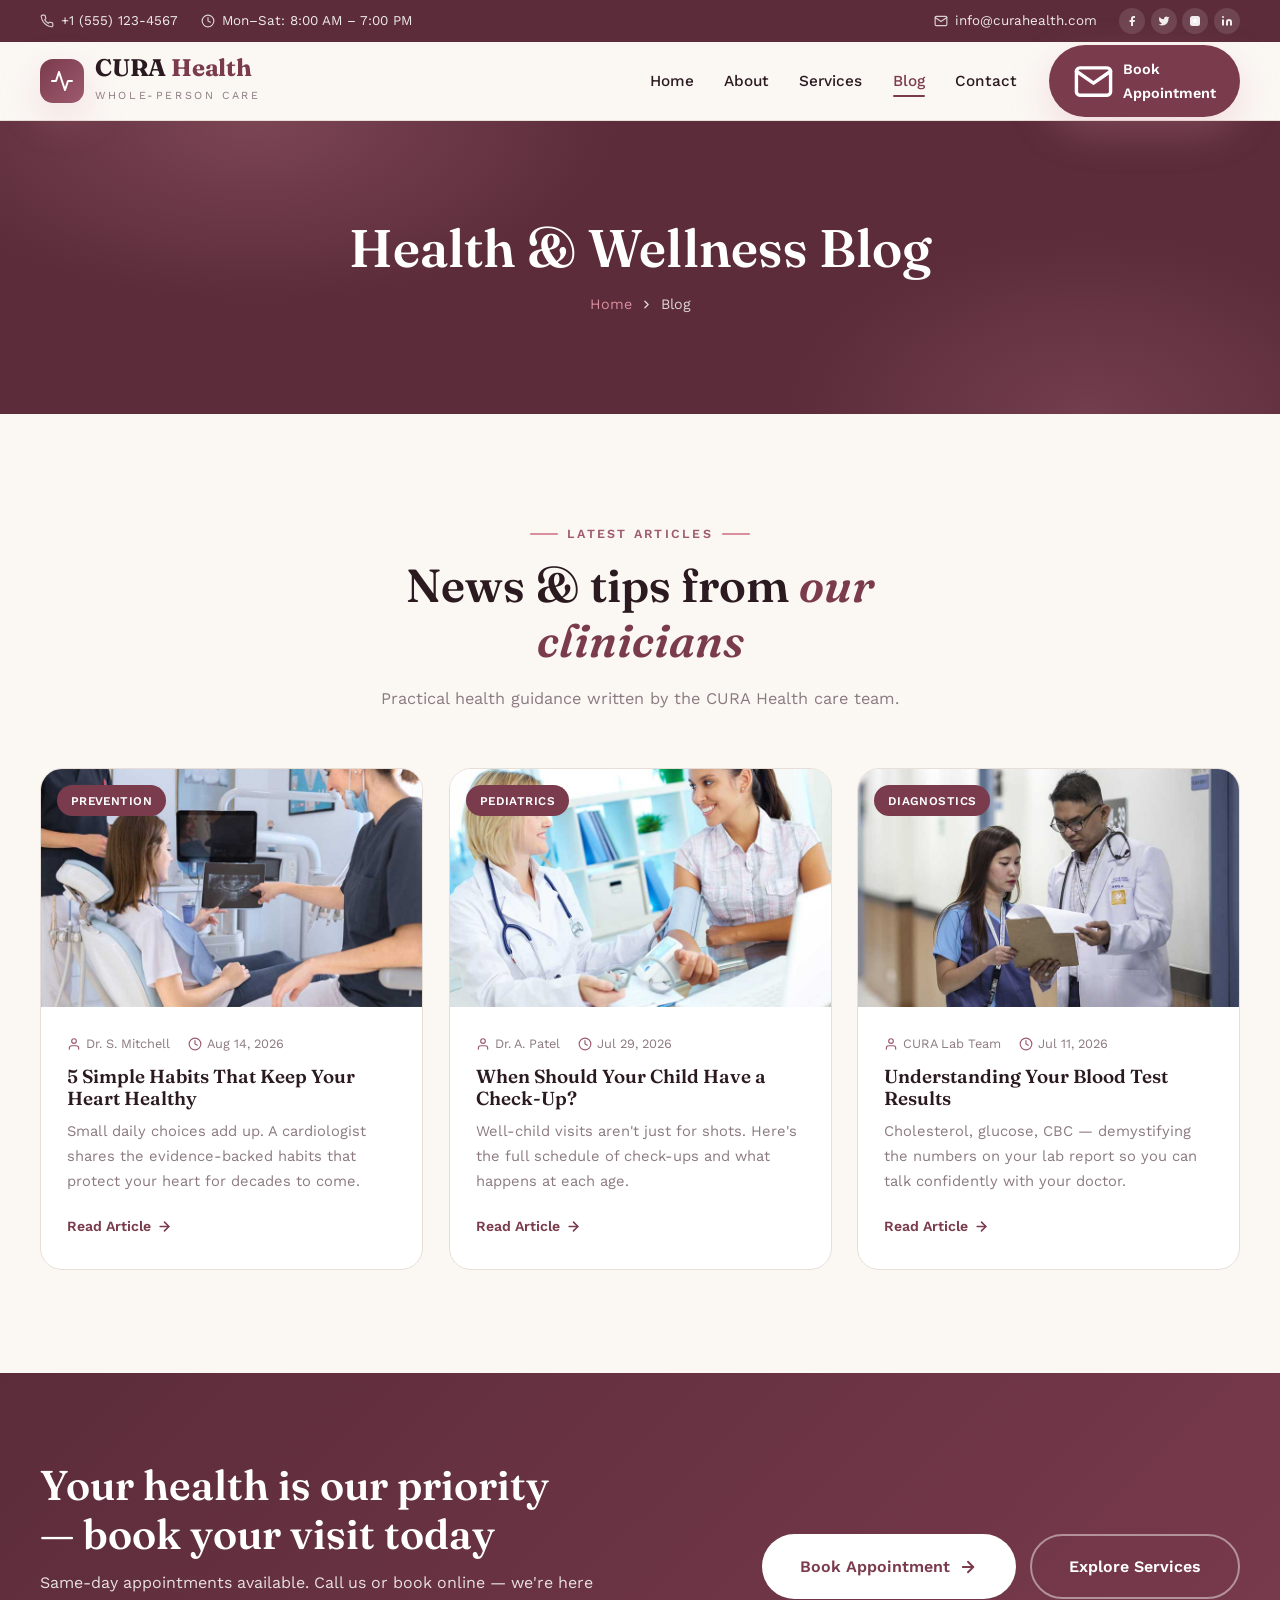
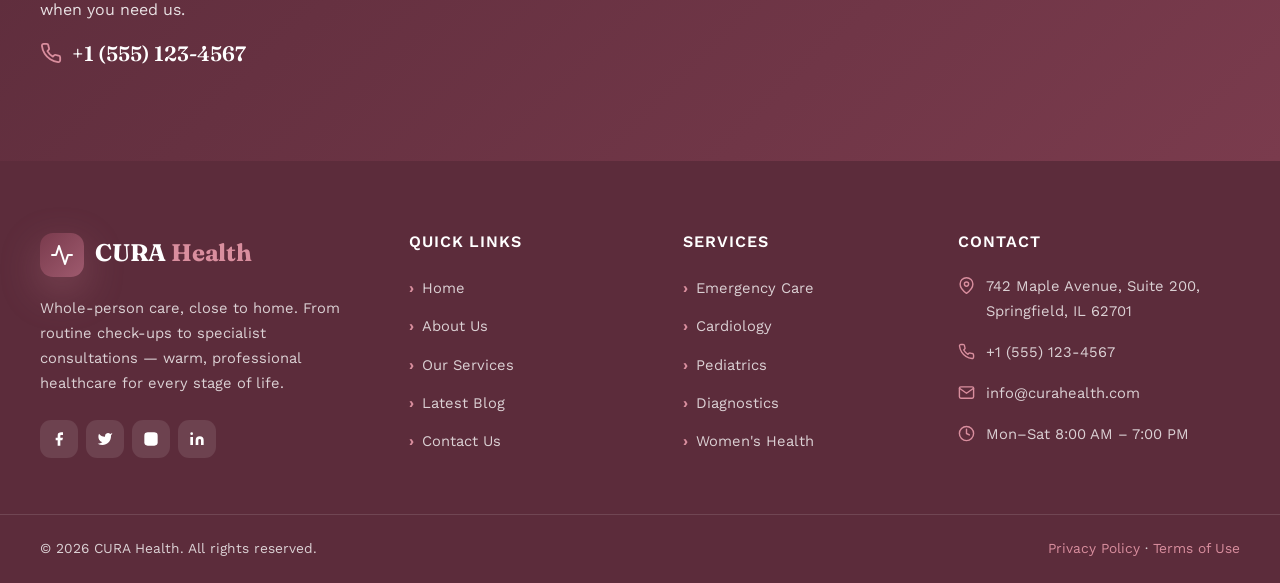
<file: blog.html>
<!DOCTYPE html>
<html lang="en">
<head>
  <meta charset="UTF-8">
  <meta name="viewport" content="width=device-width, initial-scale=1.0">
  <meta name="description" content="Practical health and wellness articles written by the CURA Health clinicians — prevention, pediatrics, diagnostics, and more.">
  <title>Blog — CURA Health</title>
  <link rel="preconnect" href="https://fonts.googleapis.com">
  <link rel="preconnect" href="https://fonts.gstatic.com" crossorigin>
  <link href="https://fonts.googleapis.com/css2?family=Fraunces:ital,opsz,wght@0,9..144,400;0,9..144,500;0,9..144,600;0,9..144,700;1,9..144,500;1,9..144,600&family=Work+Sans:wght@400;500;600;700&display=swap" rel="stylesheet">
  <link rel="stylesheet" href="assets/css/style.css">
  <link rel="icon" type="image/svg+xml" href="data:image/svg+xml,%3Csvg xmlns='http://www.w3.org/2000/svg' viewBox='0 0 32 32'%3E%3Crect width='32' height='32' rx='8' fill='%237a3b4d'/%3E%3Cpath d='M16 7A5 5 0 0 1 21 12v2h2a2 2 0 0 1 2 2v6a2 2 0 0 1-2 2H9a2 2 0 0 1-2-2v-6a2 2 0 0 1 2-2h2v-2a5 5 0 0 1 5-5zm-2 7v6h4v-6h-4zm2-4a3 3 0 0 0-3 3v1h6v-1a3 3 0 0 0-3-3z' fill='%23fff'/%3E%3C/svg%3E">
</head>

<body id="top">

<!-- ============================================================
     Topbar
     ============================================================ -->
<div class="topbar">
  <div class="container topbar__inner">
    <div class="topbar__left">
      <span class="topbar__item">
        <svg viewBox="0 0 24 24" fill="none" stroke="currentColor" stroke-width="2" stroke-linecap="round" stroke-linejoin="round"><path d="M22 16.92v3a2 2 0 0 1-2.18 2 19.79 19.79 0 0 1-8.63-3.07 19.5 19.5 0 0 1-6-6 19.79 19.79 0 0 1-3.07-8.67A2 2 0 0 1 4.11 2h3a2 2 0 0 1 2 1.72 12.84 12.84 0 0 0 .7 2.81 2 2 0 0 1-.45 2.11L8.09 9.91a16 16 0 0 0 6 6l1.27-1.27a2 2 0 0 1 2.11-.45 12.84 12.84 0 0 0 2.81.7A2 2 0 0 1 22 16.92z"/></svg>
        +1 (555) 123-4567
      </span>
      <span class="topbar__item">
        <svg viewBox="0 0 24 24" fill="none" stroke="currentColor" stroke-width="2" stroke-linecap="round" stroke-linejoin="round"><circle cx="12" cy="12" r="10"/><polyline points="12 6 12 12 16 14"/></svg>
        Mon–Sat: 8:00 AM – 7:00 PM
      </span>
    </div>
    <div class="topbar__right">
      <span class="topbar__item">
        <svg viewBox="0 0 24 24" fill="none" stroke="currentColor" stroke-width="2" stroke-linecap="round" stroke-linejoin="round"><path d="M4 4h16c1.1 0 2 .9 2 2v12c0 1.1-.9 2-2 2H4c-1.1 0-2-.9-2-2V6c0-1.1.9-2 2-2z"/><polyline points="22,6 12,13 2,6"/></svg>
        info@curahealth.com
      </span>
      <div class="topbar__social">
        <a href="#" aria-label="Facebook"><svg viewBox="0 0 24 24" fill="currentColor"><path d="M18 2h-3a5 5 0 0 0-5 5v3H7v4h3v8h4v-8h3l1-4h-4V7a1 1 0 0 1 1-1h3z"/></svg></a>
        <a href="#" aria-label="Twitter"><svg viewBox="0 0 24 24" fill="currentColor"><path d="M23 3a10.9 10.9 0 0 1-3.14 1.53 4.48 4.48 0 0 0-7.86 3v1A10.66 10.66 0 0 1 3 4s-4 9 5 13a11.64 11.64 0 0 1-7 2c9 5 20 0 20-11.5a4.5 4.5 0 0 0-.08-.83A7.72 7.72 0 0 0 23 3z"/></svg></a>
        <a href="#" aria-label="Instagram"><svg viewBox="0 0 24 24" fill="currentColor"><rect x="2" y="2" width="20" height="20" rx="5" ry="5"/><path d="M16 11.37A4 4 0 1 1 12.63 8 4 4 0 0 1 16 11.37z"/><line x1="17.5" y1="6.5" x2="17.51" y2="6.5"/></svg></a>
        <a href="#" aria-label="LinkedIn"><svg viewBox="0 0 24 24" fill="currentColor"><path d="M16 8a6 6 0 0 1 6 6v7h-4v-7a2 2 0 0 0-2-2 2 2 0 0 0-2 2v7h-4v-7a6 6 0 0 1 6-6z"/><rect x="2" y="9" width="4" height="12"/><circle cx="4" cy="4" r="2"/></svg></a>
      </div>
    </div>
  </div>
</div>

<!-- ============================================================
     Header
     ============================================================ -->
<header class="site-header">
  <div class="container site-header__inner">
    <a href="index.html" class="brand">
      <div class="brand__mark">
        <svg viewBox="0 0 24 24" fill="none" stroke="currentColor" stroke-width="2" stroke-linecap="round" stroke-linejoin="round"><path d="M22 12h-4l-3 9L9 3l-3 9H2"/></svg>
      </div>
      <div>
        <span class="brand__name">CURA <span>Health</span></span>
        <div class="brand__tag">Whole-person care</div>
      </div>
    </a>

    <button class="nav-toggle" aria-label="Toggle navigation" aria-expanded="false">
      <span></span><span></span><span></span>
    </button>

    <nav class="nav" role="navigation" aria-label="Main navigation">
      <ul class="nav-links">
        <li><a href="index.html" class="nav-link">Home</a></li>
        <li><a href="about.html" class="nav-link">About</a></li>
        <li><a href="services.html" class="nav-link">Services</a></li>
        <li><a href="blog.html" class="nav-link">Blog</a></li>
        <li><a href="contact.html" class="nav-link">Contact</a></li>
      </ul>
      <a href="contact.html" class="nav__cta">
        <svg viewBox="0 0 24 24" fill="none" stroke="currentColor" stroke-width="2" stroke-linecap="round" stroke-linejoin="round"><path d="M4 4h16c1.1 0 2 .9 2 2v12c0 1.1-.9 2-2 2H4c-1.1 0-2-.9-2-2V6c0-1.1.9-2 2-2z"/><polyline points="22,6 12,13 2,6"/></svg>
        Book Appointment
      </a>
    </nav>
  </div>
</header>

<main>
<section class="page-banner">
  <div class="container">
    <h1>Health &amp; Wellness Blog</h1>
    <nav class="crumb" aria-label="Breadcrumb">
      <a href="index.html">Home</a>
      <svg viewBox="0 0 24 24" fill="none" stroke="currentColor" stroke-width="2.5" stroke-linecap="round" stroke-linejoin="round"><polyline points="9 18 15 12 9 6"/></svg>
      <span>Blog</span>
    </nav>
  </div>
</section>

<section class="section">
  <div class="container">
    <div class="section-head section-head--center">
      <span class="eyebrow">Latest Articles</span>
      <h2 class="section-title">News &amp; tips from <em>our clinicians</em></h2>
      <p class="section-sub">Practical health guidance written by the CURA Health care team.</p>
    </div>
    <div class="blog-grid">
      <article class="blog-card reveal">
        <div class="blog-thumb">
          <img src="assets/img/img-blog-1.jpg" alt="Preventive health check-ups" loading="lazy">
          <span class="blog-tag">Prevention</span>
        </div>
        <div class="blog-body">
          <div class="blog-meta">
            <span><svg viewBox="0 0 24 24" fill="none" stroke="currentColor" stroke-width="2" stroke-linecap="round" stroke-linejoin="round"><path d="M20 21v-2a4 4 0 0 0-4-4H8a4 4 0 0 0-4 4v2"/><circle cx="12" cy="7" r="4"/></svg>Dr. S. Mitchell</span>
            <span><svg viewBox="0 0 24 24" fill="none" stroke="currentColor" stroke-width="2" stroke-linecap="round" stroke-linejoin="round"><circle cx="12" cy="12" r="10"/><polyline points="12 6 12 12 16 14"/></svg>Aug 14, 2026</span>
          </div>
          <h3><a href="blog.html">5 Simple Habits That Keep Your Heart Healthy</a></h3>
          <p>Small daily choices add up. A cardiologist shares the evidence-backed habits that protect your heart for decades to come.</p>
          <a href="blog.html" class="blog-read">Read Article <svg viewBox="0 0 24 24" fill="none" stroke="currentColor" stroke-width="2.5" stroke-linecap="round" stroke-linejoin="round"><line x1="5" y1="12" x2="19" y2="12"/><polyline points="12 5 19 12 12 19"/></svg></a>
        </div>
      </article>
      <article class="blog-card reveal">
        <div class="blog-thumb">
          <img src="assets/img/img-blog-2.jpg" alt="Well-child visits" loading="lazy">
          <span class="blog-tag">Pediatrics</span>
        </div>
        <div class="blog-body">
          <div class="blog-meta">
            <span><svg viewBox="0 0 24 24" fill="none" stroke="currentColor" stroke-width="2" stroke-linecap="round" stroke-linejoin="round"><path d="M20 21v-2a4 4 0 0 0-4-4H8a4 4 0 0 0-4 4v2"/><circle cx="12" cy="7" r="4"/></svg>Dr. A. Patel</span>
            <span><svg viewBox="0 0 24 24" fill="none" stroke="currentColor" stroke-width="2" stroke-linecap="round" stroke-linejoin="round"><circle cx="12" cy="12" r="10"/><polyline points="12 6 12 12 16 14"/></svg>Jul 29, 2026</span>
          </div>
          <h3><a href="blog.html">When Should Your Child Have a Check-Up?</a></h3>
          <p>Well-child visits aren't just for shots. Here's the full schedule of check-ups and what happens at each age.</p>
          <a href="blog.html" class="blog-read">Read Article <svg viewBox="0 0 24 24" fill="none" stroke="currentColor" stroke-width="2.5" stroke-linecap="round" stroke-linejoin="round"><line x1="5" y1="12" x2="19" y2="12"/><polyline points="12 5 19 12 12 19"/></svg></a>
        </div>
      </article>
      <article class="blog-card reveal">
        <div class="blog-thumb">
          <img src="assets/img/img-blog-3.jpg" alt="Understanding lab results" loading="lazy">
          <span class="blog-tag">Diagnostics</span>
        </div>
        <div class="blog-body">
          <div class="blog-meta">
            <span><svg viewBox="0 0 24 24" fill="none" stroke="currentColor" stroke-width="2" stroke-linecap="round" stroke-linejoin="round"><path d="M20 21v-2a4 4 0 0 0-4-4H8a4 4 0 0 0-4 4v2"/><circle cx="12" cy="7" r="4"/></svg>CURA Lab Team</span>
            <span><svg viewBox="0 0 24 24" fill="none" stroke="currentColor" stroke-width="2" stroke-linecap="round" stroke-linejoin="round"><circle cx="12" cy="12" r="10"/><polyline points="12 6 12 12 16 14"/></svg>Jul 11, 2026</span>
          </div>
          <h3><a href="blog.html">Understanding Your Blood Test Results</a></h3>
          <p>Cholesterol, glucose, CBC — demystifying the numbers on your lab report so you can talk confidently with your doctor.</p>
          <a href="blog.html" class="blog-read">Read Article <svg viewBox="0 0 24 24" fill="none" stroke="currentColor" stroke-width="2.5" stroke-linecap="round" stroke-linejoin="round"><line x1="5" y1="12" x2="19" y2="12"/><polyline points="12 5 19 12 12 19"/></svg></a>
        </div>
      </article>
    </div>
  </div>
</section>
</main>
<section class="cta-section">
  <div class="container">
    <div class="cta-inner">
      <div>
        <h2>Your health is our priority — book your visit today</h2>
        <p>Same-day appointments available. Call us or book online — we're here when you need us.</p>
        <a href="tel:+15551234567" class="cta-phone">
          <svg viewBox="0 0 24 24" fill="none" stroke="currentColor" stroke-width="2" stroke-linecap="round" stroke-linejoin="round"><path d="M22 16.92v3a2 2 0 0 1-2.18 2 19.79 19.79 0 0 1-8.63-3.07 19.5 19.5 0 0 1-6-6 19.79 19.79 0 0 1-3.07-8.67A2 2 0 0 1 4.11 2h3a2 2 0 0 1 2 1.72 12.84 12.84 0 0 0 .7 2.81 2 2 0 0 1-.45 2.11L8.09 9.91a16 16 0 0 0 6 6l1.27-1.27a2 2 0 0 1 2.11-.45 12.84 12.84 0 0 0 2.81.7A2 2 0 0 1 22 16.92z"/></svg>
          +1 (555) 123-4567
        </a>
      </div>
      <div class="cta-actions">
        <a href="contact.html" class="btn btn--light btn--lg">Book Appointment <svg class="arrow" viewBox="0 0 24 24" fill="none" stroke="currentColor" stroke-width="2.5" stroke-linecap="round" stroke-linejoin="round" width="18" height="18"><line x1="5" y1="12" x2="19" y2="12"/><polyline points="12 5 19 12 12 19"/></svg></a>
        <a href="services.html" class="btn btn--ghost btn--lg">Explore Services</a>
      </div>
    </div>
  </div>
</section>

<footer class="site-footer">
  <div class="container">
    <div class="footer-grid">
      <div class="footer-brand">
        <a href="index.html" class="brand">
          <div class="brand__mark">
            <svg viewBox="0 0 24 24" fill="none" stroke="currentColor" stroke-width="2" stroke-linecap="round" stroke-linejoin="round"><path d="M22 12h-4l-3 9L9 3l-3 9H2"/></svg>
          </div>
          <div>
            <span class="brand__name">CURA <span>Health</span></span>
          </div>
        </a>
        <p>Whole-person care, close to home. From routine check-ups to specialist consultations — warm, professional healthcare for every stage of life.</p>
        <div class="footer-social">
          <a href="#" aria-label="Facebook"><svg viewBox="0 0 24 24" fill="currentColor"><path d="M18 2h-3a5 5 0 0 0-5 5v3H7v4h3v8h4v-8h3l1-4h-4V7a1 1 0 0 1 1-1h3z"/></svg></a>
          <a href="#" aria-label="Twitter"><svg viewBox="0 0 24 24" fill="currentColor"><path d="M23 3a10.9 10.9 0 0 1-3.14 1.53 4.48 4.48 0 0 0-7.86 3v1A10.66 10.66 0 0 1 3 4s-4 9 5 13a11.64 11.64 0 0 1-7 2c9 5 20 0 20-11.5a4.5 4.5 0 0 0-.08-.83A7.72 7.72 0 0 0 23 3z"/></svg></a>
          <a href="#" aria-label="Instagram"><svg viewBox="0 0 24 24" fill="currentColor"><rect x="2" y="2" width="20" height="20" rx="5" ry="5"/><path d="M16 11.37A4 4 0 1 1 12.63 8 4 4 0 0 1 16 11.37z"/><line x1="17.5" y1="6.5" x2="17.51" y2="6.5"/></svg></a>
          <a href="#" aria-label="LinkedIn"><svg viewBox="0 0 24 24" fill="currentColor"><path d="M16 8a6 6 0 0 1 6 6v7h-4v-7a2 2 0 0 0-2-2 2 2 0 0 0-2 2v7h-4v-7a6 6 0 0 1 6-6z"/><rect x="2" y="9" width="4" height="12"/><circle cx="4" cy="4" r="2"/></svg></a>
        </div>
      </div>
      <div class="footer-col">
        <h4>Quick Links</h4>
        <ul class="footer-links">
          <li><a href="index.html">Home</a></li>
          <li><a href="about.html">About Us</a></li>
          <li><a href="services.html">Our Services</a></li>
          <li><a href="blog.html">Latest Blog</a></li>
          <li><a href="contact.html">Contact Us</a></li>
        </ul>
      </div>
      <div class="footer-col">
        <h4>Services</h4>
        <ul class="footer-links">
          <li><a href="services.html">Emergency Care</a></li>
          <li><a href="services.html">Cardiology</a></li>
          <li><a href="services.html">Pediatrics</a></li>
          <li><a href="services.html">Diagnostics</a></li>
          <li><a href="services.html">Women's Health</a></li>
        </ul>
      </div>
      <div class="footer-col">
        <h4>Contact</h4>
        <ul class="footer-contact">
          <li>
            <svg viewBox="0 0 24 24" fill="none" stroke="currentColor" stroke-width="2" stroke-linecap="round" stroke-linejoin="round"><path d="M21 10c0 7-9 13-9 13s-9-6-9-13a9 9 0 0 1 18 0z"/><circle cx="12" cy="10" r="3"/></svg>
            742 Maple Avenue, Suite 200, Springfield, IL 62701
          </li>
          <li>
            <svg viewBox="0 0 24 24" fill="none" stroke="currentColor" stroke-width="2" stroke-linecap="round" stroke-linejoin="round"><path d="M22 16.92v3a2 2 0 0 1-2.18 2 19.79 19.79 0 0 1-8.63-3.07 19.5 19.5 0 0 1-6-6 19.79 19.79 0 0 1-3.07-8.67A2 2 0 0 1 4.11 2h3a2 2 0 0 1 2 1.72 12.84 12.84 0 0 0 .7 2.81 2 2 0 0 1-.45 2.11L8.09 9.91a16 16 0 0 0 6 6l1.27-1.27a2 2 0 0 1 2.11-.45 12.84 12.84 0 0 0 2.81.7A2 2 0 0 1 22 16.92z"/></svg>
            <a href="tel:+15551234567">+1 (555) 123-4567</a>
          </li>
          <li>
            <svg viewBox="0 0 24 24" fill="none" stroke="currentColor" stroke-width="2" stroke-linecap="round" stroke-linejoin="round"><path d="M4 4h16c1.1 0 2 .9 2 2v12c0 1.1-.9 2-2 2H4c-1.1 0-2-.9-2-2V6c0-1.1.9-2 2-2z"/><polyline points="22,6 12,13 2,6"/></svg>
            <a href="mailto:info@curahealth.com">info@curahealth.com</a>
          </li>
          <li>
            <svg viewBox="0 0 24 24" fill="none" stroke="currentColor" stroke-width="2" stroke-linecap="round" stroke-linejoin="round"><circle cx="12" cy="12" r="10"/><polyline points="12 6 12 12 16 14"/></svg>
            Mon–Sat 8:00 AM – 7:00 PM
          </li>
        </ul>
      </div>
    </div>
  </div>
  <div class="footer-bottom">
    <div class="container footer-bottom__inner">
      <span>&copy; <span data-year>2026</span> CURA Health. All rights reserved.</span>
      <span>
        <a href="index.html">Privacy Policy</a> &middot;
        <a href="index.html">Terms of Use</a>
      </span>
    </div>
  </div>
</footer>

<!-- ============================================================
     Back to top
     ============================================================ -->
<button class="back-to-top" aria-label="Back to top">
  <svg viewBox="0 0 24 24" fill="none" stroke="currentColor" stroke-width="2.5" stroke-linecap="round" stroke-linejoin="round"><polyline points="18 15 12 9 6 15"/></svg>
</button>

<script src="assets/js/main.js"></script>
</body>
</html>
</file>
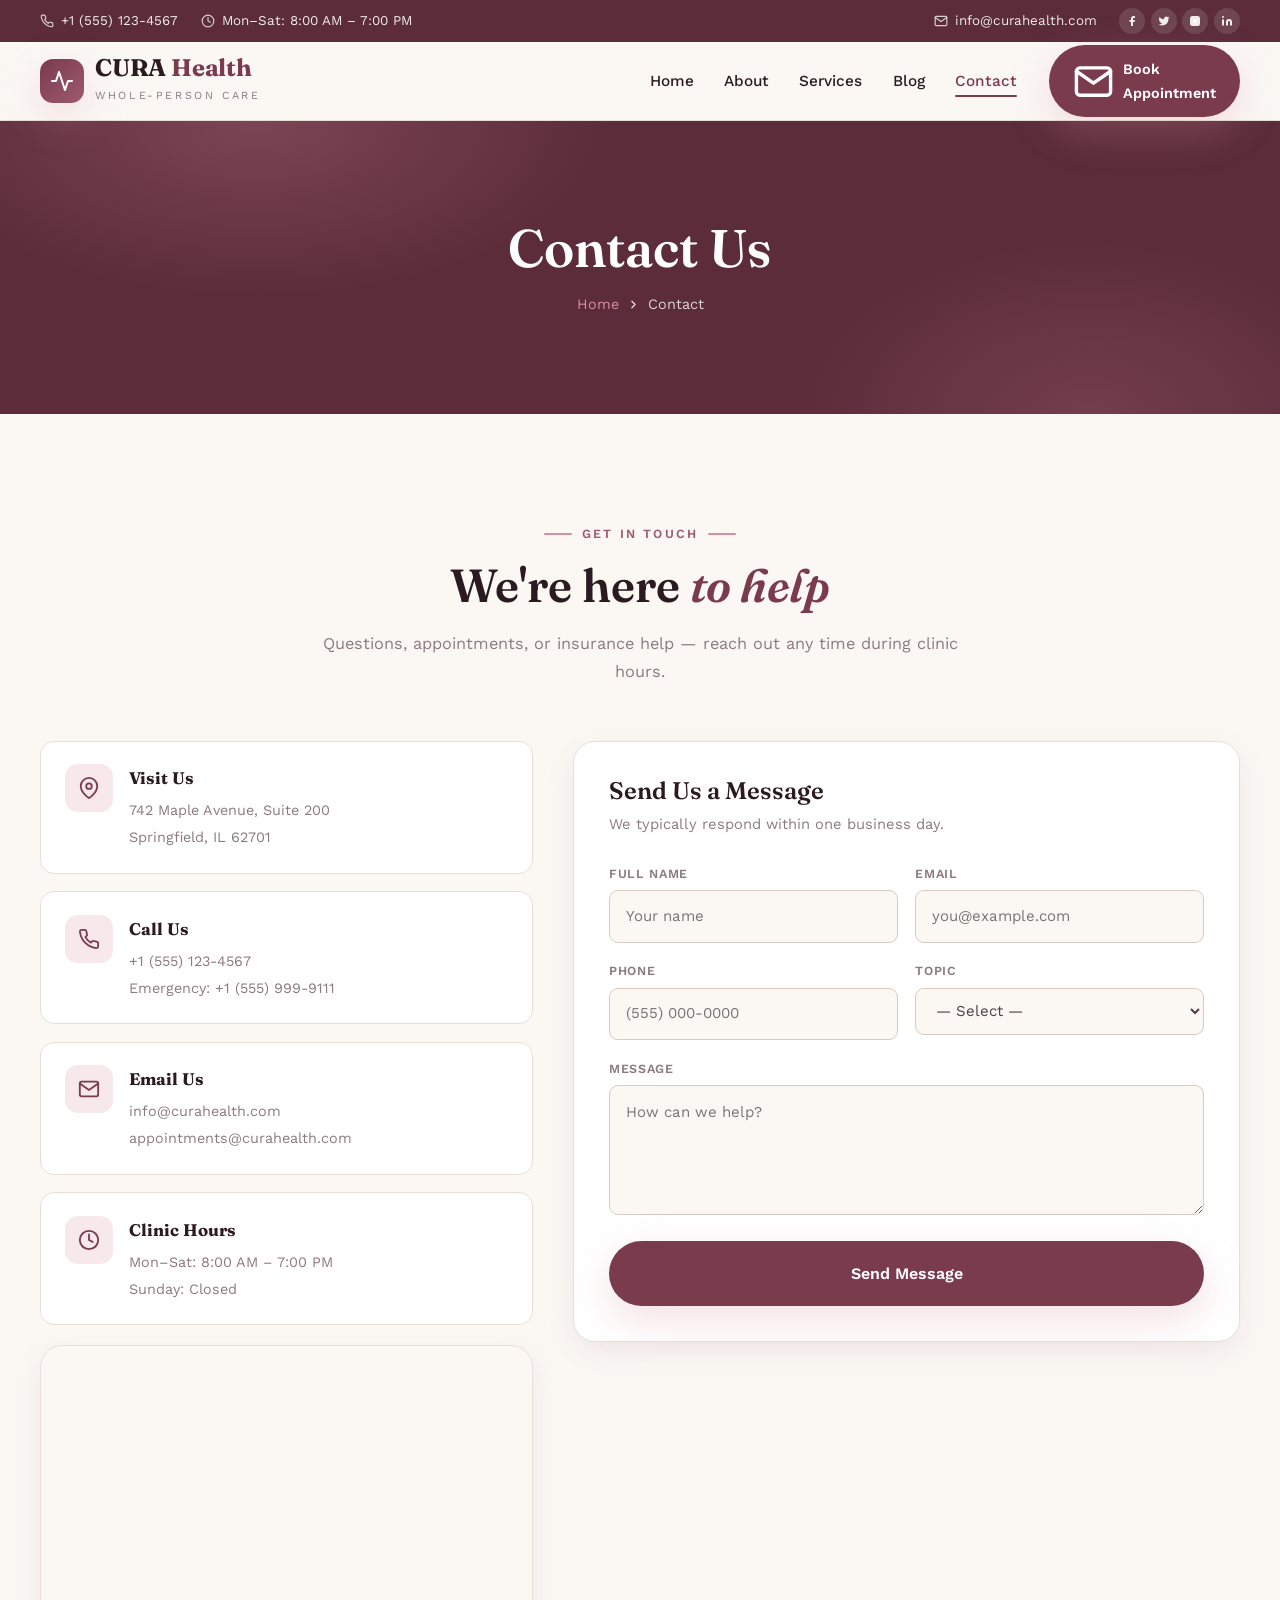
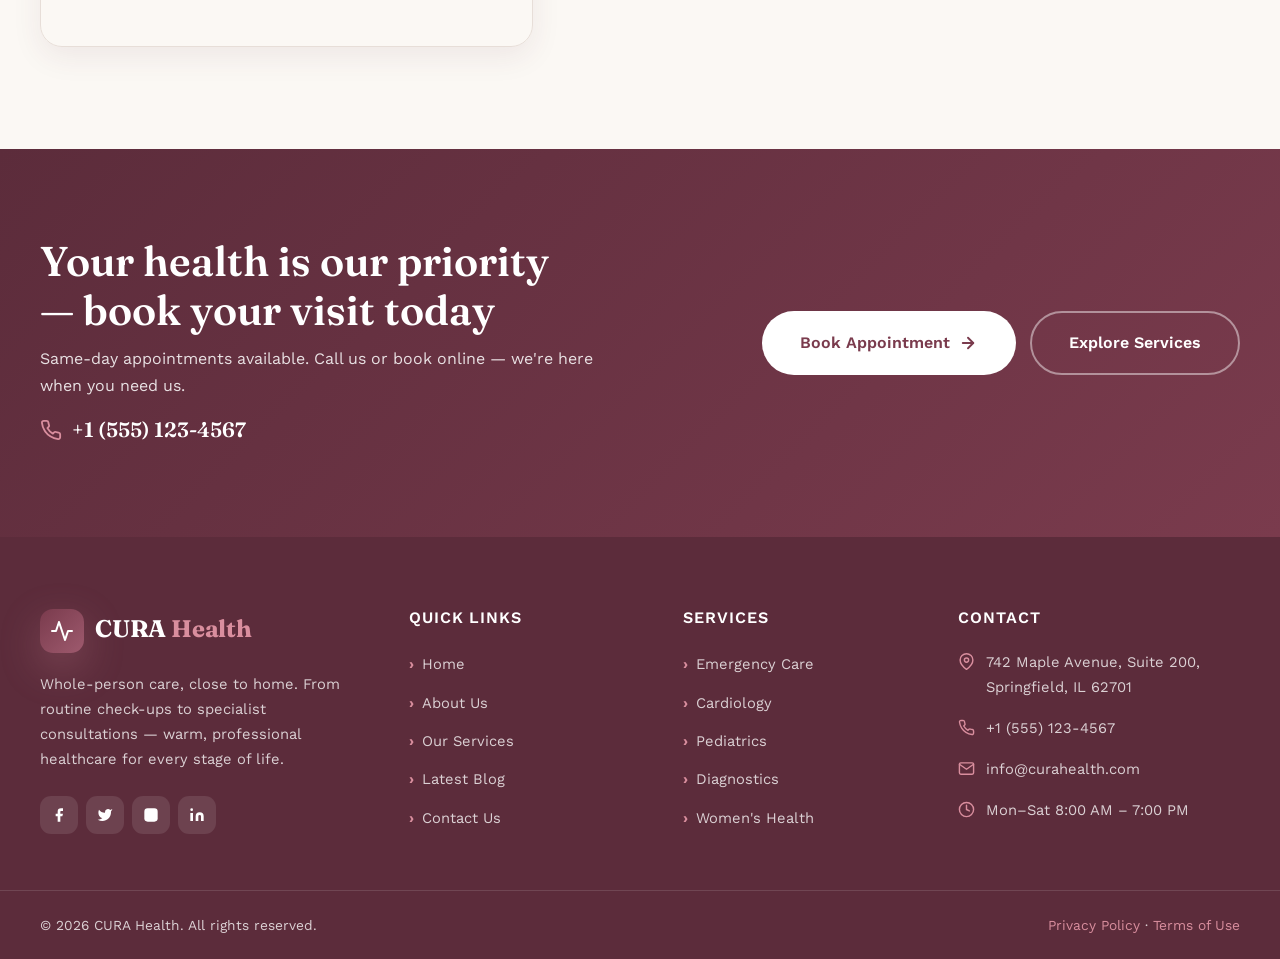
<file: contact.html>
<!DOCTYPE html>
<html lang="en">
<head>
  <meta charset="UTF-8">
  <meta name="viewport" content="width=device-width, initial-scale=1.0">
  <meta name="description" content="Contact CURA Health — book an appointment, ask a question, or get help with insurance and billing. We're here to help.">
  <title>Contact Us — CURA Health</title>
  <link rel="preconnect" href="https://fonts.googleapis.com">
  <link rel="preconnect" href="https://fonts.gstatic.com" crossorigin>
  <link href="https://fonts.googleapis.com/css2?family=Fraunces:ital,opsz,wght@0,9..144,400;0,9..144,500;0,9..144,600;0,9..144,700;1,9..144,500;1,9..144,600&family=Work+Sans:wght@400;500;600;700&display=swap" rel="stylesheet">
  <link rel="stylesheet" href="assets/css/style.css">
  <link rel="icon" type="image/svg+xml" href="data:image/svg+xml,%3Csvg xmlns='http://www.w3.org/2000/svg' viewBox='0 0 32 32'%3E%3Crect width='32' height='32' rx='8' fill='%237a3b4d'/%3E%3Cpath d='M16 7A5 5 0 0 1 21 12v2h2a2 2 0 0 1 2 2v6a2 2 0 0 1-2 2H9a2 2 0 0 1-2-2v-6a2 2 0 0 1 2-2h2v-2a5 5 0 0 1 5-5zm-2 7v6h4v-6h-4zm2-4a3 3 0 0 0-3 3v1h6v-1a3 3 0 0 0-3-3z' fill='%23fff'/%3E%3C/svg%3E">
</head>

<body id="top">

<!-- ============================================================
     Topbar
     ============================================================ -->
<div class="topbar">
  <div class="container topbar__inner">
    <div class="topbar__left">
      <span class="topbar__item">
        <svg viewBox="0 0 24 24" fill="none" stroke="currentColor" stroke-width="2" stroke-linecap="round" stroke-linejoin="round"><path d="M22 16.92v3a2 2 0 0 1-2.18 2 19.79 19.79 0 0 1-8.63-3.07 19.5 19.5 0 0 1-6-6 19.79 19.79 0 0 1-3.07-8.67A2 2 0 0 1 4.11 2h3a2 2 0 0 1 2 1.72 12.84 12.84 0 0 0 .7 2.81 2 2 0 0 1-.45 2.11L8.09 9.91a16 16 0 0 0 6 6l1.27-1.27a2 2 0 0 1 2.11-.45 12.84 12.84 0 0 0 2.81.7A2 2 0 0 1 22 16.92z"/></svg>
        +1 (555) 123-4567
      </span>
      <span class="topbar__item">
        <svg viewBox="0 0 24 24" fill="none" stroke="currentColor" stroke-width="2" stroke-linecap="round" stroke-linejoin="round"><circle cx="12" cy="12" r="10"/><polyline points="12 6 12 12 16 14"/></svg>
        Mon–Sat: 8:00 AM – 7:00 PM
      </span>
    </div>
    <div class="topbar__right">
      <span class="topbar__item">
        <svg viewBox="0 0 24 24" fill="none" stroke="currentColor" stroke-width="2" stroke-linecap="round" stroke-linejoin="round"><path d="M4 4h16c1.1 0 2 .9 2 2v12c0 1.1-.9 2-2 2H4c-1.1 0-2-.9-2-2V6c0-1.1.9-2 2-2z"/><polyline points="22,6 12,13 2,6"/></svg>
        info@curahealth.com
      </span>
      <div class="topbar__social">
        <a href="#" aria-label="Facebook"><svg viewBox="0 0 24 24" fill="currentColor"><path d="M18 2h-3a5 5 0 0 0-5 5v3H7v4h3v8h4v-8h3l1-4h-4V7a1 1 0 0 1 1-1h3z"/></svg></a>
        <a href="#" aria-label="Twitter"><svg viewBox="0 0 24 24" fill="currentColor"><path d="M23 3a10.9 10.9 0 0 1-3.14 1.53 4.48 4.48 0 0 0-7.86 3v1A10.66 10.66 0 0 1 3 4s-4 9 5 13a11.64 11.64 0 0 1-7 2c9 5 20 0 20-11.5a4.5 4.5 0 0 0-.08-.83A7.72 7.72 0 0 0 23 3z"/></svg></a>
        <a href="#" aria-label="Instagram"><svg viewBox="0 0 24 24" fill="currentColor"><rect x="2" y="2" width="20" height="20" rx="5" ry="5"/><path d="M16 11.37A4 4 0 1 1 12.63 8 4 4 0 0 1 16 11.37z"/><line x1="17.5" y1="6.5" x2="17.51" y2="6.5"/></svg></a>
        <a href="#" aria-label="LinkedIn"><svg viewBox="0 0 24 24" fill="currentColor"><path d="M16 8a6 6 0 0 1 6 6v7h-4v-7a2 2 0 0 0-2-2 2 2 0 0 0-2 2v7h-4v-7a6 6 0 0 1 6-6z"/><rect x="2" y="9" width="4" height="12"/><circle cx="4" cy="4" r="2"/></svg></a>
      </div>
    </div>
  </div>
</div>

<!-- ============================================================
     Header
     ============================================================ -->
<header class="site-header">
  <div class="container site-header__inner">
    <a href="index.html" class="brand">
      <div class="brand__mark">
        <svg viewBox="0 0 24 24" fill="none" stroke="currentColor" stroke-width="2" stroke-linecap="round" stroke-linejoin="round"><path d="M22 12h-4l-3 9L9 3l-3 9H2"/></svg>
      </div>
      <div>
        <span class="brand__name">CURA <span>Health</span></span>
        <div class="brand__tag">Whole-person care</div>
      </div>
    </a>

    <button class="nav-toggle" aria-label="Toggle navigation" aria-expanded="false">
      <span></span><span></span><span></span>
    </button>

    <nav class="nav" role="navigation" aria-label="Main navigation">
      <ul class="nav-links">
        <li><a href="index.html" class="nav-link">Home</a></li>
        <li><a href="about.html" class="nav-link">About</a></li>
        <li><a href="services.html" class="nav-link">Services</a></li>
        <li><a href="blog.html" class="nav-link">Blog</a></li>
        <li><a href="contact.html" class="nav-link">Contact</a></li>
      </ul>
      <a href="contact.html" class="nav__cta">
        <svg viewBox="0 0 24 24" fill="none" stroke="currentColor" stroke-width="2" stroke-linecap="round" stroke-linejoin="round"><path d="M4 4h16c1.1 0 2 .9 2 2v12c0 1.1-.9 2-2 2H4c-1.1 0-2-.9-2-2V6c0-1.1.9-2 2-2z"/><polyline points="22,6 12,13 2,6"/></svg>
        Book Appointment
      </a>
    </nav>
  </div>
</header>

<main>
<section class="page-banner">
  <div class="container">
    <h1>Contact Us</h1>
    <nav class="crumb" aria-label="Breadcrumb">
      <a href="index.html">Home</a>
      <svg viewBox="0 0 24 24" fill="none" stroke="currentColor" stroke-width="2.5" stroke-linecap="round" stroke-linejoin="round"><polyline points="9 18 15 12 9 6"/></svg>
      <span>Contact</span>
    </nav>
  </div>
</section>

<section class="section">
  <div class="container">
    <div class="section-head section-head--center">
      <span class="eyebrow">Get In Touch</span>
      <h2 class="section-title">We're here <em>to help</em></h2>
      <p class="section-sub">Questions, appointments, or insurance help — reach out any time during clinic hours.</p>
    </div>
    <div class="contact-grid">
      <div class="reveal">
        <ul class="info-list">
          <li class="info-item">
            <div class="info-ico">
              <svg viewBox="0 0 24 24" fill="none" stroke="currentColor" stroke-width="2" stroke-linecap="round" stroke-linejoin="round"><path d="M21 10c0 7-9 13-9 13s-9-6-9-13a9 9 0 0 1 18 0z"/><circle cx="12" cy="10" r="3"/></svg>
            </div>
            <div>
              <b>Visit Us</b>
              <span>742 Maple Avenue, Suite 200<br>Springfield, IL 62701</span>
            </div>
          </li>
          <li class="info-item">
            <div class="info-ico">
              <svg viewBox="0 0 24 24" fill="none" stroke="currentColor" stroke-width="2" stroke-linecap="round" stroke-linejoin="round"><path d="M22 16.92v3a2 2 0 0 1-2.18 2 19.79 19.79 0 0 1-8.63-3.07 19.5 19.5 0 0 1-6-6 19.79 19.79 0 0 1-3.07-8.67A2 2 0 0 1 4.11 2h3a2 2 0 0 1 2 1.72 12.84 12.84 0 0 0 .7 2.81 2 2 0 0 1-.45 2.11L8.09 9.91a16 16 0 0 0 6 6l1.27-1.27a2 2 0 0 1 2.11-.45 12.84 12.84 0 0 0 2.81.7A2 2 0 0 1 22 16.92z"/></svg>
            </div>
            <div>
              <b>Call Us</b>
              <span>+1 (555) 123-4567<br>Emergency: +1 (555) 999-9111</span>
            </div>
          </li>
          <li class="info-item">
            <div class="info-ico">
              <svg viewBox="0 0 24 24" fill="none" stroke="currentColor" stroke-width="2" stroke-linecap="round" stroke-linejoin="round"><path d="M4 4h16c1.1 0 2 .9 2 2v12c0 1.1-.9 2-2 2H4c-1.1 0-2-.9-2-2V6c0-1.1.9-2 2-2z"/><polyline points="22,6 12,13 2,6"/></svg>
            </div>
            <div>
              <b>Email Us</b>
              <span>info@curahealth.com<br>appointments@curahealth.com</span>
            </div>
          </li>
          <li class="info-item">
            <div class="info-ico">
              <svg viewBox="0 0 24 24" fill="none" stroke="currentColor" stroke-width="2" stroke-linecap="round" stroke-linejoin="round"><circle cx="12" cy="12" r="10"/><polyline points="12 6 12 12 16 14"/></svg>
            </div>
            <div>
              <b>Clinic Hours</b>
              <span>Mon–Sat: 8:00 AM – 7:00 PM<br>Sunday: Closed</span>
            </div>
          </li>
        </ul>
        <div class="map-frame">
          <iframe title="CURA Health location map" src="https://www.openstreetmap.org/export/embed.html?bbox=-89.71%2C39.76%2C-89.63%2C39.82&amp;layer=mapnik&amp;marker=39.7909%2C-89.6700" loading="lazy"></iframe>
        </div>
      </div>
      <div class="form-wrap reveal">
        <h3>Send Us a Message</h3>
        <p>We typically respond within one business day.</p>
        <form class="form-grid" data-form>
          <div class="form-field">
            <label for="c-name">Full Name</label>
            <input type="text" id="c-name" name="name" placeholder="Your name" required>
          </div>
          <div class="form-field">
            <label for="c-email">Email</label>
            <input type="email" id="c-email" name="email" placeholder="you@example.com" required>
          </div>
          <div class="form-field">
            <label for="c-phone">Phone</label>
            <input type="tel" id="c-phone" name="phone" placeholder="(555) 000-0000">
          </div>
          <div class="form-field">
            <label for="c-topic">Topic</label>
            <select id="c-topic" name="topic">
              <option value="">— Select —</option>
              <option>Book an Appointment</option>
              <option>Insurance / Billing</option>
              <option>Lab Results</option>
              <option>General Question</option>
            </select>
          </div>
          <div class="form-field form-field--wide">
            <label for="c-msg">Message</label>
            <textarea id="c-msg" name="message" placeholder="How can we help?" required></textarea>
          </div>
          <div class="form-field form-field--wide">
            <button type="submit" class="btn btn--wine btn--lg" style="justify-content:center;width:100%">Send Message</button>
          </div>
          <div class="form-msg"></div>
        </form>
      </div>
    </div>
  </div>
</section>
</main>
<section class="cta-section">
  <div class="container">
    <div class="cta-inner">
      <div>
        <h2>Your health is our priority — book your visit today</h2>
        <p>Same-day appointments available. Call us or book online — we're here when you need us.</p>
        <a href="tel:+15551234567" class="cta-phone">
          <svg viewBox="0 0 24 24" fill="none" stroke="currentColor" stroke-width="2" stroke-linecap="round" stroke-linejoin="round"><path d="M22 16.92v3a2 2 0 0 1-2.18 2 19.79 19.79 0 0 1-8.63-3.07 19.5 19.5 0 0 1-6-6 19.79 19.79 0 0 1-3.07-8.67A2 2 0 0 1 4.11 2h3a2 2 0 0 1 2 1.72 12.84 12.84 0 0 0 .7 2.81 2 2 0 0 1-.45 2.11L8.09 9.91a16 16 0 0 0 6 6l1.27-1.27a2 2 0 0 1 2.11-.45 12.84 12.84 0 0 0 2.81.7A2 2 0 0 1 22 16.92z"/></svg>
          +1 (555) 123-4567
        </a>
      </div>
      <div class="cta-actions">
        <a href="contact.html" class="btn btn--light btn--lg">Book Appointment <svg class="arrow" viewBox="0 0 24 24" fill="none" stroke="currentColor" stroke-width="2.5" stroke-linecap="round" stroke-linejoin="round" width="18" height="18"><line x1="5" y1="12" x2="19" y2="12"/><polyline points="12 5 19 12 12 19"/></svg></a>
        <a href="services.html" class="btn btn--ghost btn--lg">Explore Services</a>
      </div>
    </div>
  </div>
</section>

<footer class="site-footer">
  <div class="container">
    <div class="footer-grid">
      <div class="footer-brand">
        <a href="index.html" class="brand">
          <div class="brand__mark">
            <svg viewBox="0 0 24 24" fill="none" stroke="currentColor" stroke-width="2" stroke-linecap="round" stroke-linejoin="round"><path d="M22 12h-4l-3 9L9 3l-3 9H2"/></svg>
          </div>
          <div>
            <span class="brand__name">CURA <span>Health</span></span>
          </div>
        </a>
        <p>Whole-person care, close to home. From routine check-ups to specialist consultations — warm, professional healthcare for every stage of life.</p>
        <div class="footer-social">
          <a href="#" aria-label="Facebook"><svg viewBox="0 0 24 24" fill="currentColor"><path d="M18 2h-3a5 5 0 0 0-5 5v3H7v4h3v8h4v-8h3l1-4h-4V7a1 1 0 0 1 1-1h3z"/></svg></a>
          <a href="#" aria-label="Twitter"><svg viewBox="0 0 24 24" fill="currentColor"><path d="M23 3a10.9 10.9 0 0 1-3.14 1.53 4.48 4.48 0 0 0-7.86 3v1A10.66 10.66 0 0 1 3 4s-4 9 5 13a11.64 11.64 0 0 1-7 2c9 5 20 0 20-11.5a4.5 4.5 0 0 0-.08-.83A7.72 7.72 0 0 0 23 3z"/></svg></a>
          <a href="#" aria-label="Instagram"><svg viewBox="0 0 24 24" fill="currentColor"><rect x="2" y="2" width="20" height="20" rx="5" ry="5"/><path d="M16 11.37A4 4 0 1 1 12.63 8 4 4 0 0 1 16 11.37z"/><line x1="17.5" y1="6.5" x2="17.51" y2="6.5"/></svg></a>
          <a href="#" aria-label="LinkedIn"><svg viewBox="0 0 24 24" fill="currentColor"><path d="M16 8a6 6 0 0 1 6 6v7h-4v-7a2 2 0 0 0-2-2 2 2 0 0 0-2 2v7h-4v-7a6 6 0 0 1 6-6z"/><rect x="2" y="9" width="4" height="12"/><circle cx="4" cy="4" r="2"/></svg></a>
        </div>
      </div>
      <div class="footer-col">
        <h4>Quick Links</h4>
        <ul class="footer-links">
          <li><a href="index.html">Home</a></li>
          <li><a href="about.html">About Us</a></li>
          <li><a href="services.html">Our Services</a></li>
          <li><a href="blog.html">Latest Blog</a></li>
          <li><a href="contact.html">Contact Us</a></li>
        </ul>
      </div>
      <div class="footer-col">
        <h4>Services</h4>
        <ul class="footer-links">
          <li><a href="services.html">Emergency Care</a></li>
          <li><a href="services.html">Cardiology</a></li>
          <li><a href="services.html">Pediatrics</a></li>
          <li><a href="services.html">Diagnostics</a></li>
          <li><a href="services.html">Women's Health</a></li>
        </ul>
      </div>
      <div class="footer-col">
        <h4>Contact</h4>
        <ul class="footer-contact">
          <li>
            <svg viewBox="0 0 24 24" fill="none" stroke="currentColor" stroke-width="2" stroke-linecap="round" stroke-linejoin="round"><path d="M21 10c0 7-9 13-9 13s-9-6-9-13a9 9 0 0 1 18 0z"/><circle cx="12" cy="10" r="3"/></svg>
            742 Maple Avenue, Suite 200, Springfield, IL 62701
          </li>
          <li>
            <svg viewBox="0 0 24 24" fill="none" stroke="currentColor" stroke-width="2" stroke-linecap="round" stroke-linejoin="round"><path d="M22 16.92v3a2 2 0 0 1-2.18 2 19.79 19.79 0 0 1-8.63-3.07 19.5 19.5 0 0 1-6-6 19.79 19.79 0 0 1-3.07-8.67A2 2 0 0 1 4.11 2h3a2 2 0 0 1 2 1.72 12.84 12.84 0 0 0 .7 2.81 2 2 0 0 1-.45 2.11L8.09 9.91a16 16 0 0 0 6 6l1.27-1.27a2 2 0 0 1 2.11-.45 12.84 12.84 0 0 0 2.81.7A2 2 0 0 1 22 16.92z"/></svg>
            <a href="tel:+15551234567">+1 (555) 123-4567</a>
          </li>
          <li>
            <svg viewBox="0 0 24 24" fill="none" stroke="currentColor" stroke-width="2" stroke-linecap="round" stroke-linejoin="round"><path d="M4 4h16c1.1 0 2 .9 2 2v12c0 1.1-.9 2-2 2H4c-1.1 0-2-.9-2-2V6c0-1.1.9-2 2-2z"/><polyline points="22,6 12,13 2,6"/></svg>
            <a href="mailto:info@curahealth.com">info@curahealth.com</a>
          </li>
          <li>
            <svg viewBox="0 0 24 24" fill="none" stroke="currentColor" stroke-width="2" stroke-linecap="round" stroke-linejoin="round"><circle cx="12" cy="12" r="10"/><polyline points="12 6 12 12 16 14"/></svg>
            Mon–Sat 8:00 AM – 7:00 PM
          </li>
        </ul>
      </div>
    </div>
  </div>
  <div class="footer-bottom">
    <div class="container footer-bottom__inner">
      <span>&copy; <span data-year>2026</span> CURA Health. All rights reserved.</span>
      <span>
        <a href="index.html">Privacy Policy</a> &middot;
        <a href="index.html">Terms of Use</a>
      </span>
    </div>
  </div>
</footer>

<!-- ============================================================
     Back to top
     ============================================================ -->
<button class="back-to-top" aria-label="Back to top">
  <svg viewBox="0 0 24 24" fill="none" stroke="currentColor" stroke-width="2.5" stroke-linecap="round" stroke-linejoin="round"><polyline points="18 15 12 9 6 15"/></svg>
</button>

<script src="assets/js/main.js"></script>
</body>
</html>
</file>
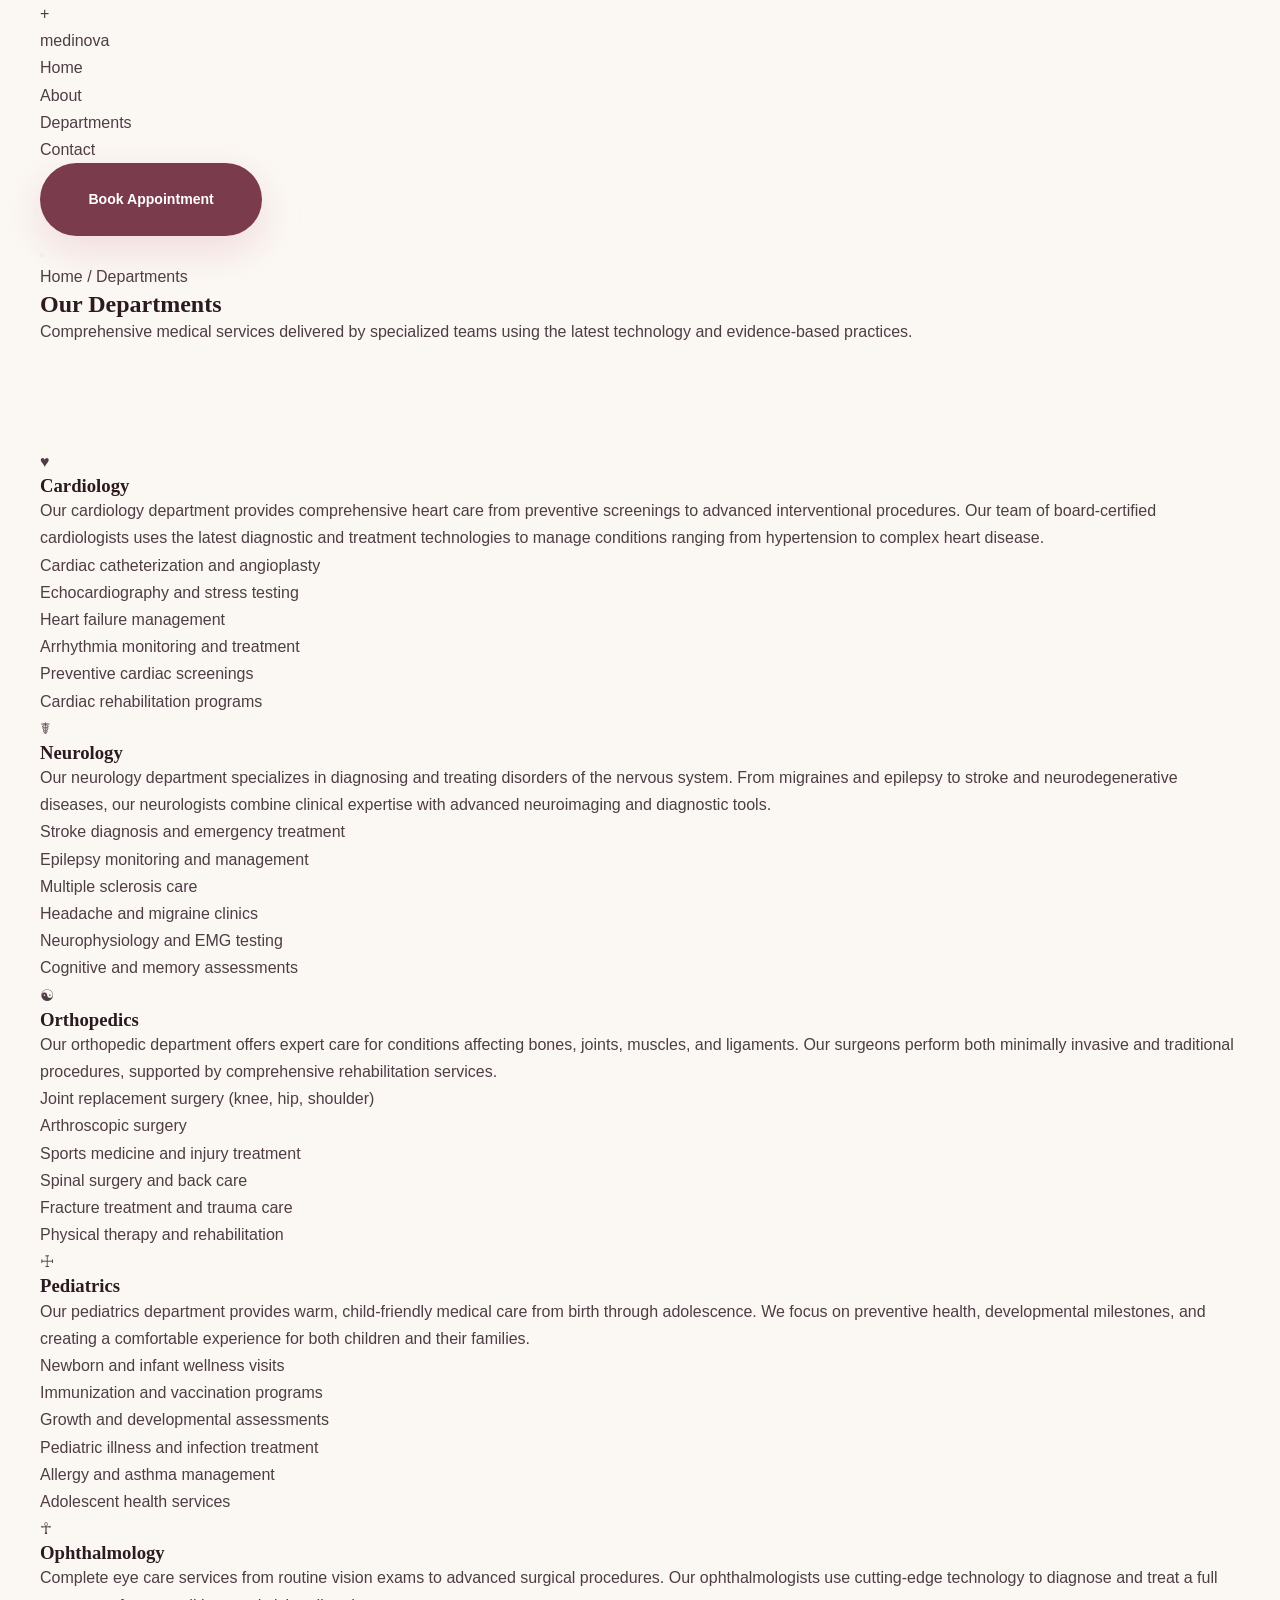
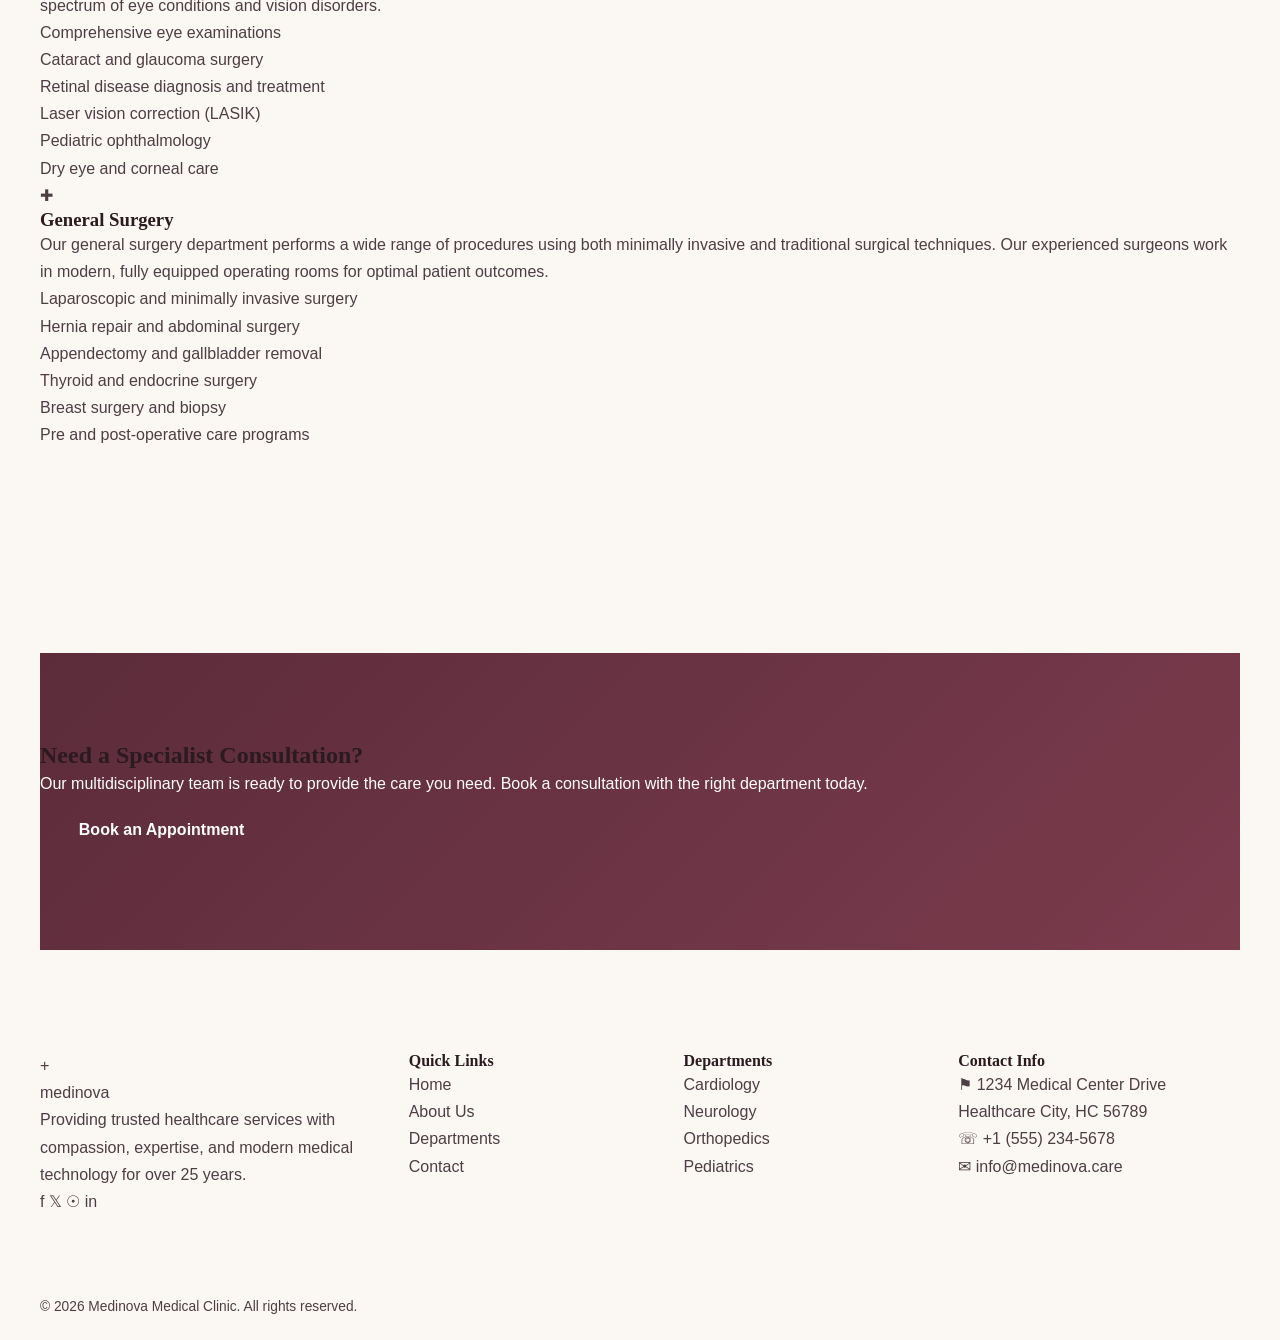
<file: departments.html>
<!DOCTYPE html>
<html lang="en">
<head>
  <meta charset="UTF-8">
  <meta name="viewport" content="width=device-width, initial-scale=1.0">
  <title>Departments — MEDINOVA</title>
  <meta name="description" content="Explore Medinova's specialized medical departments — cardiology, neurology, orthopedics, pediatrics, ophthalmology, and general surgery.">
  <link rel="stylesheet" href="assets/css/style.css">
</head>
<body>

  <!-- ==================== HEADER ==================== -->
  <header class="header">
    <div class="container">
      <a href="index.html" class="logo">
        <div class="logo__icon">+</div>
        medi<span>nova</span>
      </a>

      <nav class="nav">
        <ul class="nav__list">
          <li><a href="index.html" class="nav__link">Home</a></li>
          <li><a href="about.html" class="nav__link">About</a></li>
          <li><a href="departments.html" class="nav__link active">Departments</a></li>
          <li><a href="contact.html" class="nav__link">Contact</a></li>
          <li class="nav__cta"><a href="contact.html" class="btn btn--primary btn--sm">Book Appointment</a></li>
        </ul>
      </nav>

      <button class="burger" aria-label="Toggle navigation">
        <span class="burger__line"></span>
        <span class="burger__line"></span>
        <span class="burger__line"></span>
      </button>
    </div>
    <div class="nav-overlay"></div>
  </header>

  <!-- ==================== PAGE HERO ==================== -->
  <section class="page-hero">
    <div class="container">
      <div class="breadcrumb">
        <a href="index.html">Home</a> <span>/</span> <span>Departments</span>
      </div>
      <h1>Our Departments</h1>
      <p>Comprehensive medical services delivered by specialized teams using the latest technology and evidence-based practices.</p>
    </div>
  </section>

  <!-- ==================== DEPARTMENTS DETAIL ==================== -->
  <section class="section">
    <div class="container">
      <div class="dept-detail-grid stagger reveal">

        <!-- Cardiology -->
        <div class="dept-detail">
          <div class="dept-detail__header">
            <div class="dept-detail__icon">&#9829;</div>
            <h3>Cardiology</h3>
          </div>
          <p>Our cardiology department provides comprehensive heart care from preventive screenings to advanced interventional procedures. Our team of board-certified cardiologists uses the latest diagnostic and treatment technologies to manage conditions ranging from hypertension to complex heart disease.</p>
          <ul class="dept-detail__services">
            <li>Cardiac catheterization and angioplasty</li>
            <li>Echocardiography and stress testing</li>
            <li>Heart failure management</li>
            <li>Arrhythmia monitoring and treatment</li>
            <li>Preventive cardiac screenings</li>
            <li>Cardiac rehabilitation programs</li>
          </ul>
        </div>

        <!-- Neurology -->
        <div class="dept-detail">
          <div class="dept-detail__header">
            <div class="dept-detail__icon">&#9764;</div>
            <h3>Neurology</h3>
          </div>
          <p>Our neurology department specializes in diagnosing and treating disorders of the nervous system. From migraines and epilepsy to stroke and neurodegenerative diseases, our neurologists combine clinical expertise with advanced neuroimaging and diagnostic tools.</p>
          <ul class="dept-detail__services">
            <li>Stroke diagnosis and emergency treatment</li>
            <li>Epilepsy monitoring and management</li>
            <li>Multiple sclerosis care</li>
            <li>Headache and migraine clinics</li>
            <li>Neurophysiology and EMG testing</li>
            <li>Cognitive and memory assessments</li>
          </ul>
        </div>

        <!-- Orthopedics -->
        <div class="dept-detail">
          <div class="dept-detail__header">
            <div class="dept-detail__icon">&#9775;</div>
            <h3>Orthopedics</h3>
          </div>
          <p>Our orthopedic department offers expert care for conditions affecting bones, joints, muscles, and ligaments. Our surgeons perform both minimally invasive and traditional procedures, supported by comprehensive rehabilitation services.</p>
          <ul class="dept-detail__services">
            <li>Joint replacement surgery (knee, hip, shoulder)</li>
            <li>Arthroscopic surgery</li>
            <li>Sports medicine and injury treatment</li>
            <li>Spinal surgery and back care</li>
            <li>Fracture treatment and trauma care</li>
            <li>Physical therapy and rehabilitation</li>
          </ul>
        </div>

        <!-- Pediatrics -->
        <div class="dept-detail">
          <div class="dept-detail__header">
            <div class="dept-detail__icon">&#9769;</div>
            <h3>Pediatrics</h3>
          </div>
          <p>Our pediatrics department provides warm, child-friendly medical care from birth through adolescence. We focus on preventive health, developmental milestones, and creating a comfortable experience for both children and their families.</p>
          <ul class="dept-detail__services">
            <li>Newborn and infant wellness visits</li>
            <li>Immunization and vaccination programs</li>
            <li>Growth and developmental assessments</li>
            <li>Pediatric illness and infection treatment</li>
            <li>Allergy and asthma management</li>
            <li>Adolescent health services</li>
          </ul>
        </div>

        <!-- Ophthalmology -->
        <div class="dept-detail">
          <div class="dept-detail__header">
            <div class="dept-detail__icon">&#9765;</div>
            <h3>Ophthalmology</h3>
          </div>
          <p>Complete eye care services from routine vision exams to advanced surgical procedures. Our ophthalmologists use cutting-edge technology to diagnose and treat a full spectrum of eye conditions and vision disorders.</p>
          <ul class="dept-detail__services">
            <li>Comprehensive eye examinations</li>
            <li>Cataract and glaucoma surgery</li>
            <li>Retinal disease diagnosis and treatment</li>
            <li>Laser vision correction (LASIK)</li>
            <li>Pediatric ophthalmology</li>
            <li>Dry eye and corneal care</li>
          </ul>
        </div>

        <!-- General Surgery -->
        <div class="dept-detail">
          <div class="dept-detail__header">
            <div class="dept-detail__icon">&#10010;</div>
            <h3>General Surgery</h3>
          </div>
          <p>Our general surgery department performs a wide range of procedures using both minimally invasive and traditional surgical techniques. Our experienced surgeons work in modern, fully equipped operating rooms for optimal patient outcomes.</p>
          <ul class="dept-detail__services">
            <li>Laparoscopic and minimally invasive surgery</li>
            <li>Hernia repair and abdominal surgery</li>
            <li>Appendectomy and gallbladder removal</li>
            <li>Thyroid and endocrine surgery</li>
            <li>Breast surgery and biopsy</li>
            <li>Pre and post-operative care programs</li>
          </ul>
        </div>

      </div>
    </div>
  </section>

  <!-- ==================== APPOINTMENT CTA ==================== -->
  <section class="section section--alt">
    <div class="container">
      <div class="cta-section reveal-scale">
        <h2>Need a Specialist Consultation?</h2>
        <p>Our multidisciplinary team is ready to provide the care you need. Book a consultation with the right department today.</p>
        <a href="contact.html" class="btn btn--white btn--lg">Book an Appointment</a>
      </div>
    </div>
  </section>

  <!-- ==================== FOOTER ==================== -->
  <footer class="footer">
    <div class="container">
      <div class="footer-grid">
        <div class="footer__brand">
          <a href="index.html" class="logo">
            <div class="logo__icon">+</div>
            medi<span>nova</span>
          </a>
          <p>Providing trusted healthcare services with compassion, expertise, and modern medical technology for over 25 years.</p>
          <div class="footer__social">
            <a href="#" aria-label="Facebook">f</a>
            <a href="#" aria-label="Twitter">&#120143;</a>
            <a href="#" aria-label="Instagram">&#9737;</a>
            <a href="#" aria-label="LinkedIn">in</a>
          </div>
        </div>

        <div>
          <h4>Quick Links</h4>
          <ul class="footer__links">
            <li><a href="index.html">Home</a></li>
            <li><a href="about.html">About Us</a></li>
            <li><a href="departments.html">Departments</a></li>
            <li><a href="contact.html">Contact</a></li>
          </ul>
        </div>

        <div>
          <h4>Departments</h4>
          <ul class="footer__links">
            <li><a href="departments.html">Cardiology</a></li>
            <li><a href="departments.html">Neurology</a></li>
            <li><a href="departments.html">Orthopedics</a></li>
            <li><a href="departments.html">Pediatrics</a></li>
          </ul>
        </div>

        <div>
          <h4>Contact Info</h4>
          <div class="footer__contact-item">
            <span>&#9873;</span>
            <span>1234 Medical Center Drive<br>Healthcare City, HC 56789</span>
          </div>
          <div class="footer__contact-item">
            <span>&#9743;</span>
            <span>+1 (555) 234-5678</span>
          </div>
          <div class="footer__contact-item">
            <span>&#9993;</span>
            <span>info@medinova.care</span>
          </div>
        </div>
      </div>

      <div class="footer-bottom">
        <p>&copy; <span data-year></span> Medinova Medical Clinic. All rights reserved.</p>
      </div>
    </div>
  </footer>

  <button class="back-to-top" aria-label="Back to top">&#8593;</button>
  <script src="assets/js/main.js"></script>
</body>
</html>
</file>
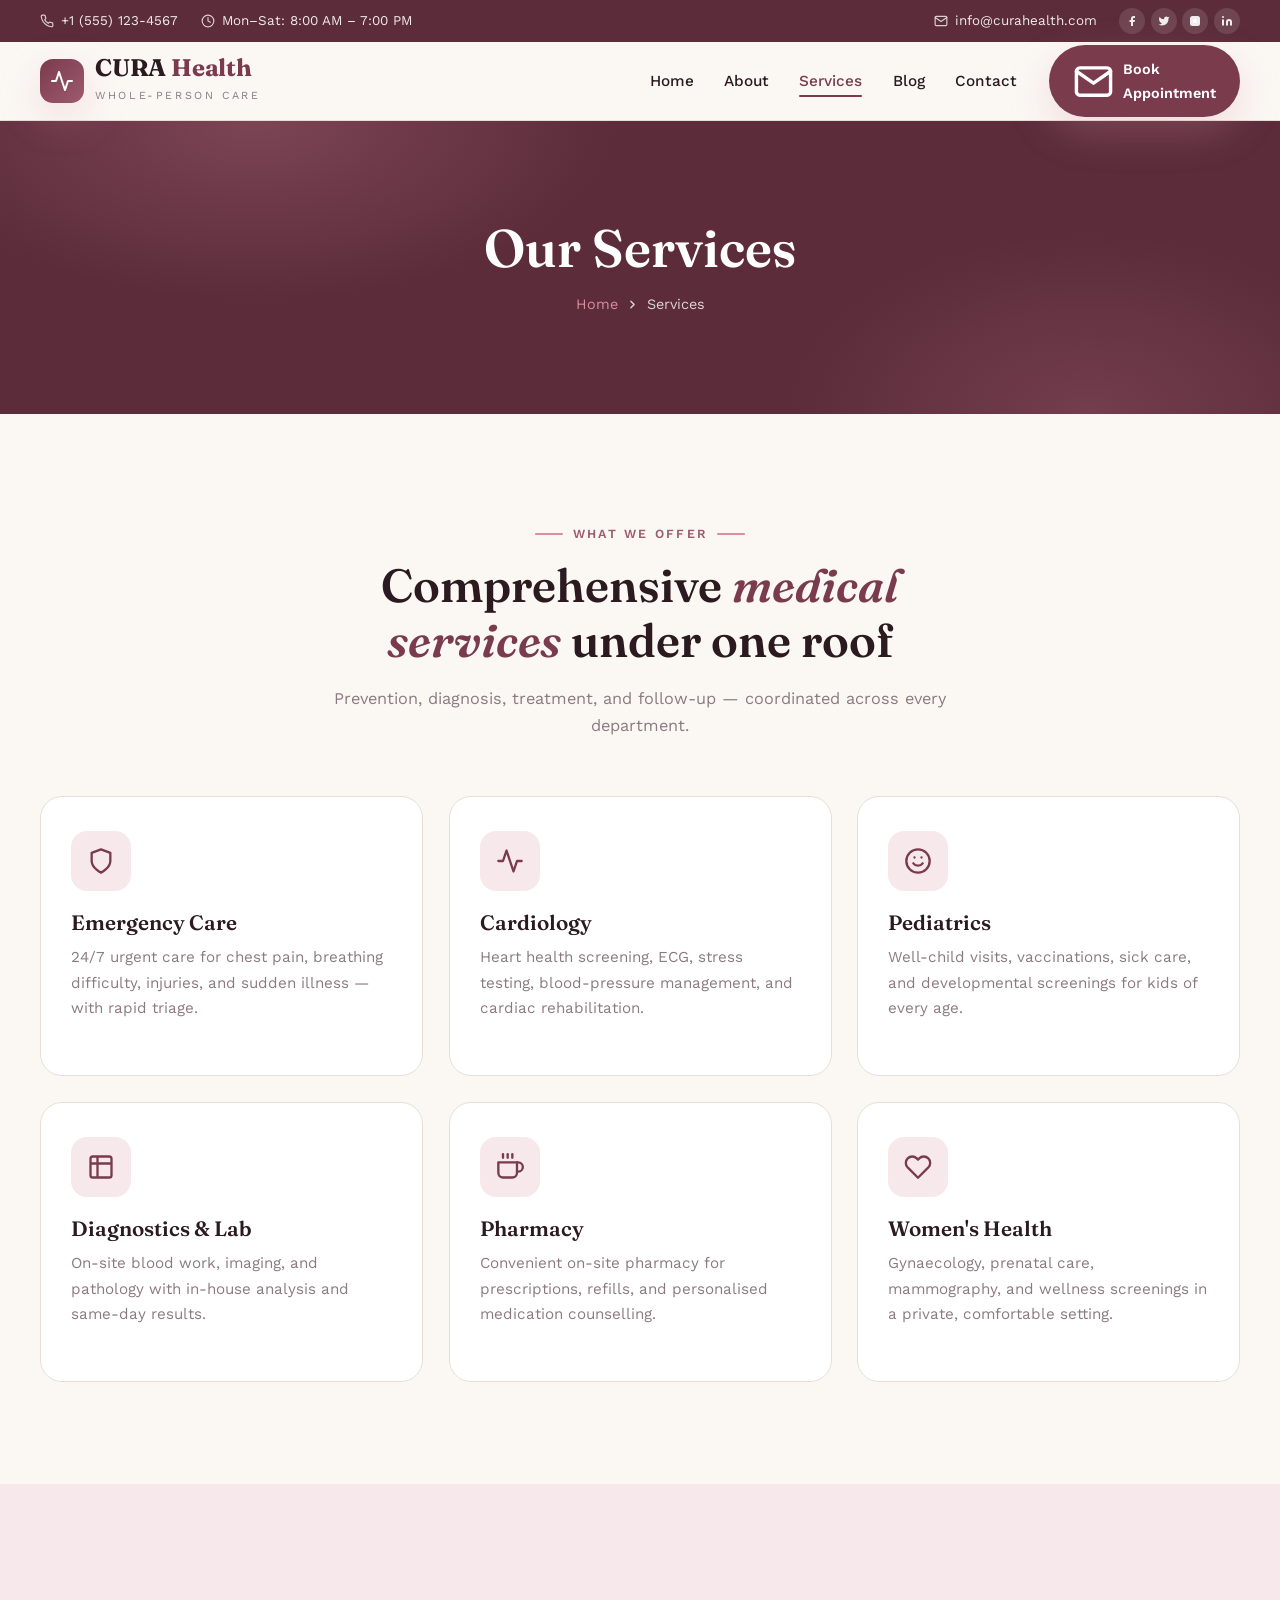
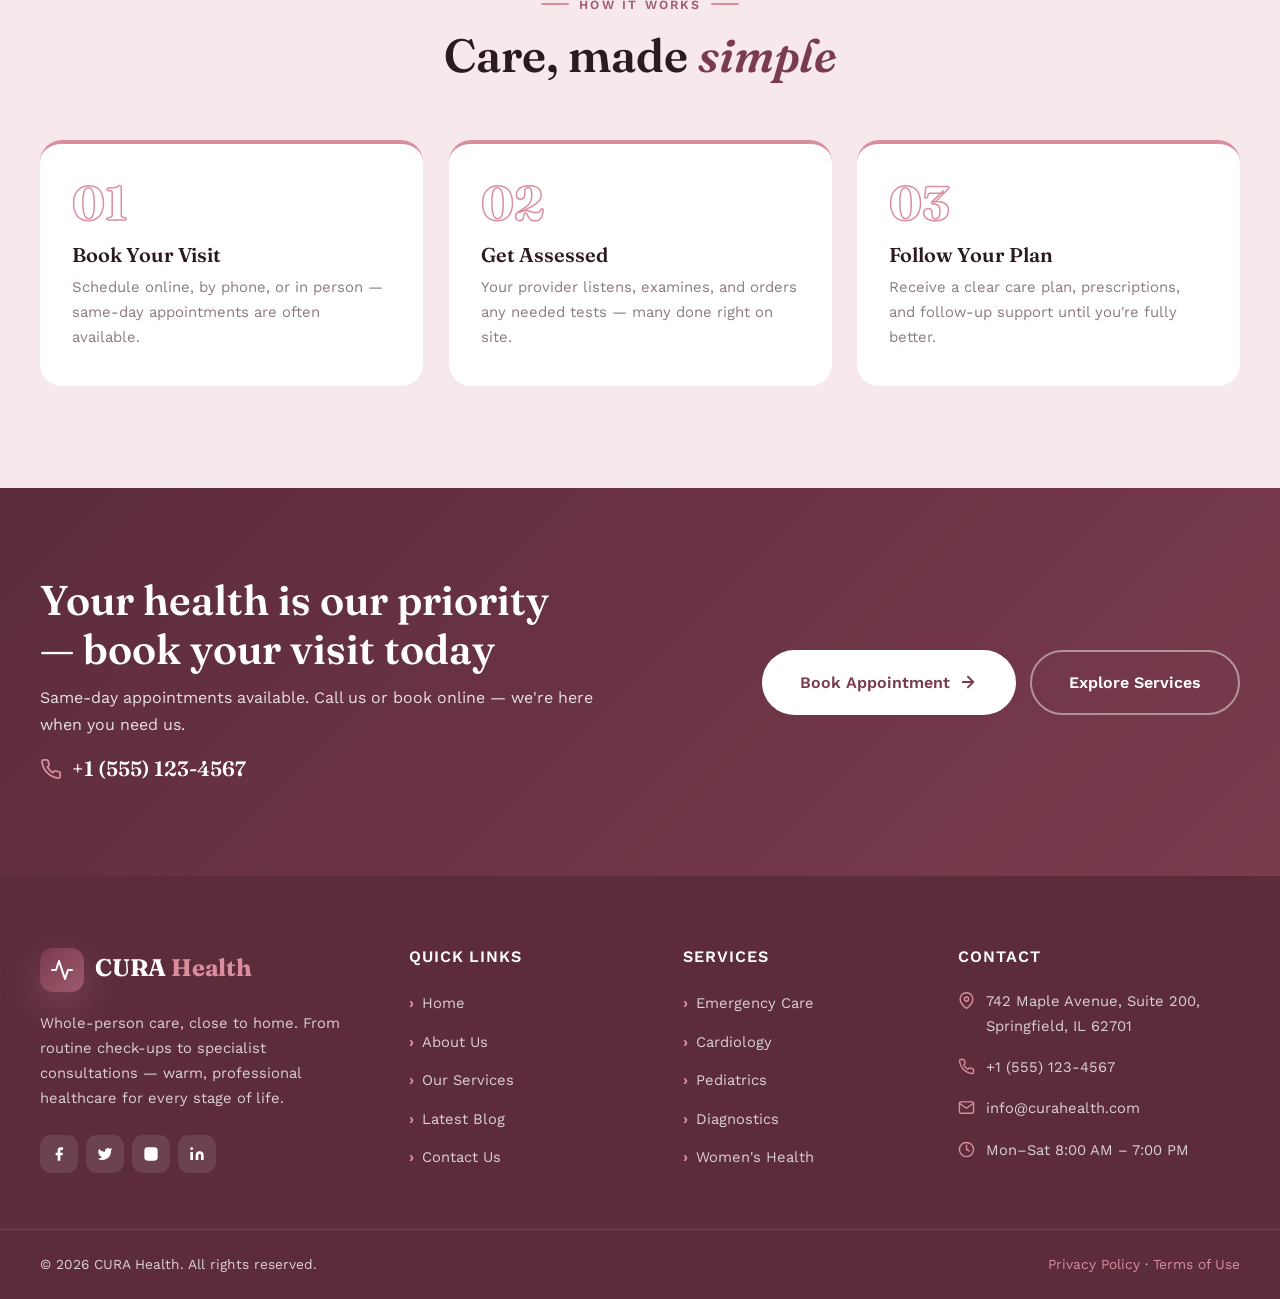
<file: services.html>
<!DOCTYPE html>
<html lang="en">
<head>
  <meta charset="UTF-8">
  <meta name="viewport" content="width=device-width, initial-scale=1.0">
  <meta name="description" content="Explore CURA Health services: emergency care, cardiology, pediatrics, diagnostics, pharmacy, and women's health — all under one roof.">
  <title>Services — CURA Health</title>
  <link rel="preconnect" href="https://fonts.googleapis.com">
  <link rel="preconnect" href="https://fonts.gstatic.com" crossorigin>
  <link href="https://fonts.googleapis.com/css2?family=Fraunces:ital,opsz,wght@0,9..144,400;0,9..144,500;0,9..144,600;0,9..144,700;1,9..144,500;1,9..144,600&family=Work+Sans:wght@400;500;600;700&display=swap" rel="stylesheet">
  <link rel="stylesheet" href="assets/css/style.css">
  <link rel="icon" type="image/svg+xml" href="data:image/svg+xml,%3Csvg xmlns='http://www.w3.org/2000/svg' viewBox='0 0 32 32'%3E%3Crect width='32' height='32' rx='8' fill='%237a3b4d'/%3E%3Cpath d='M16 7A5 5 0 0 1 21 12v2h2a2 2 0 0 1 2 2v6a2 2 0 0 1-2 2H9a2 2 0 0 1-2-2v-6a2 2 0 0 1 2-2h2v-2a5 5 0 0 1 5-5zm-2 7v6h4v-6h-4zm2-4a3 3 0 0 0-3 3v1h6v-1a3 3 0 0 0-3-3z' fill='%23fff'/%3E%3C/svg%3E">
</head>

<body id="top">

<!-- ============================================================
     Topbar
     ============================================================ -->
<div class="topbar">
  <div class="container topbar__inner">
    <div class="topbar__left">
      <span class="topbar__item">
        <svg viewBox="0 0 24 24" fill="none" stroke="currentColor" stroke-width="2" stroke-linecap="round" stroke-linejoin="round"><path d="M22 16.92v3a2 2 0 0 1-2.18 2 19.79 19.79 0 0 1-8.63-3.07 19.5 19.5 0 0 1-6-6 19.79 19.79 0 0 1-3.07-8.67A2 2 0 0 1 4.11 2h3a2 2 0 0 1 2 1.72 12.84 12.84 0 0 0 .7 2.81 2 2 0 0 1-.45 2.11L8.09 9.91a16 16 0 0 0 6 6l1.27-1.27a2 2 0 0 1 2.11-.45 12.84 12.84 0 0 0 2.81.7A2 2 0 0 1 22 16.92z"/></svg>
        +1 (555) 123-4567
      </span>
      <span class="topbar__item">
        <svg viewBox="0 0 24 24" fill="none" stroke="currentColor" stroke-width="2" stroke-linecap="round" stroke-linejoin="round"><circle cx="12" cy="12" r="10"/><polyline points="12 6 12 12 16 14"/></svg>
        Mon–Sat: 8:00 AM – 7:00 PM
      </span>
    </div>
    <div class="topbar__right">
      <span class="topbar__item">
        <svg viewBox="0 0 24 24" fill="none" stroke="currentColor" stroke-width="2" stroke-linecap="round" stroke-linejoin="round"><path d="M4 4h16c1.1 0 2 .9 2 2v12c0 1.1-.9 2-2 2H4c-1.1 0-2-.9-2-2V6c0-1.1.9-2 2-2z"/><polyline points="22,6 12,13 2,6"/></svg>
        info@curahealth.com
      </span>
      <div class="topbar__social">
        <a href="#" aria-label="Facebook"><svg viewBox="0 0 24 24" fill="currentColor"><path d="M18 2h-3a5 5 0 0 0-5 5v3H7v4h3v8h4v-8h3l1-4h-4V7a1 1 0 0 1 1-1h3z"/></svg></a>
        <a href="#" aria-label="Twitter"><svg viewBox="0 0 24 24" fill="currentColor"><path d="M23 3a10.9 10.9 0 0 1-3.14 1.53 4.48 4.48 0 0 0-7.86 3v1A10.66 10.66 0 0 1 3 4s-4 9 5 13a11.64 11.64 0 0 1-7 2c9 5 20 0 20-11.5a4.5 4.5 0 0 0-.08-.83A7.72 7.72 0 0 0 23 3z"/></svg></a>
        <a href="#" aria-label="Instagram"><svg viewBox="0 0 24 24" fill="currentColor"><rect x="2" y="2" width="20" height="20" rx="5" ry="5"/><path d="M16 11.37A4 4 0 1 1 12.63 8 4 4 0 0 1 16 11.37z"/><line x1="17.5" y1="6.5" x2="17.51" y2="6.5"/></svg></a>
        <a href="#" aria-label="LinkedIn"><svg viewBox="0 0 24 24" fill="currentColor"><path d="M16 8a6 6 0 0 1 6 6v7h-4v-7a2 2 0 0 0-2-2 2 2 0 0 0-2 2v7h-4v-7a6 6 0 0 1 6-6z"/><rect x="2" y="9" width="4" height="12"/><circle cx="4" cy="4" r="2"/></svg></a>
      </div>
    </div>
  </div>
</div>

<!-- ============================================================
     Header
     ============================================================ -->
<header class="site-header">
  <div class="container site-header__inner">
    <a href="index.html" class="brand">
      <div class="brand__mark">
        <svg viewBox="0 0 24 24" fill="none" stroke="currentColor" stroke-width="2" stroke-linecap="round" stroke-linejoin="round"><path d="M22 12h-4l-3 9L9 3l-3 9H2"/></svg>
      </div>
      <div>
        <span class="brand__name">CURA <span>Health</span></span>
        <div class="brand__tag">Whole-person care</div>
      </div>
    </a>

    <button class="nav-toggle" aria-label="Toggle navigation" aria-expanded="false">
      <span></span><span></span><span></span>
    </button>

    <nav class="nav" role="navigation" aria-label="Main navigation">
      <ul class="nav-links">
        <li><a href="index.html" class="nav-link">Home</a></li>
        <li><a href="about.html" class="nav-link">About</a></li>
        <li><a href="services.html" class="nav-link">Services</a></li>
        <li><a href="blog.html" class="nav-link">Blog</a></li>
        <li><a href="contact.html" class="nav-link">Contact</a></li>
      </ul>
      <a href="contact.html" class="nav__cta">
        <svg viewBox="0 0 24 24" fill="none" stroke="currentColor" stroke-width="2" stroke-linecap="round" stroke-linejoin="round"><path d="M4 4h16c1.1 0 2 .9 2 2v12c0 1.1-.9 2-2 2H4c-1.1 0-2-.9-2-2V6c0-1.1.9-2 2-2z"/><polyline points="22,6 12,13 2,6"/></svg>
        Book Appointment
      </a>
    </nav>
  </div>
</header>

<main>
<section class="page-banner">
  <div class="container">
    <h1>Our Services</h1>
    <nav class="crumb" aria-label="Breadcrumb">
      <a href="index.html">Home</a>
      <svg viewBox="0 0 24 24" fill="none" stroke="currentColor" stroke-width="2.5" stroke-linecap="round" stroke-linejoin="round"><polyline points="9 18 15 12 9 6"/></svg>
      <span>Services</span>
    </nav>
  </div>
</section>

<section class="section">
  <div class="container">
    <div class="section-head section-head--center">
      <span class="eyebrow">What We Offer</span>
      <h2 class="section-title">Comprehensive <em>medical services</em> under one roof</h2>
      <p class="section-sub">Prevention, diagnosis, treatment, and follow-up — coordinated across every department.</p>
    </div>
    <div class="svc-grid">
      <article class="svc-card reveal">
        <div class="svc-ico">
          <svg viewBox="0 0 24 24" fill="none" stroke="currentColor" stroke-width="2" stroke-linecap="round" stroke-linejoin="round"><path d="M12 22s8-4 8-10V5l-8-3-8 3v7c0 6 8 10 8 10z"/></svg>
        </div>
        <h3>Emergency Care</h3>
        <p>24/7 urgent care for chest pain, breathing difficulty, injuries, and sudden illness — with rapid triage.</p>
      </article>
      <article class="svc-card reveal">
        <div class="svc-ico">
          <svg viewBox="0 0 24 24" fill="none" stroke="currentColor" stroke-width="2" stroke-linecap="round" stroke-linejoin="round"><path d="M22 12h-4l-3 9L9 3l-3 9H2"/></svg>
        </div>
        <h3>Cardiology</h3>
        <p>Heart health screening, ECG, stress testing, blood-pressure management, and cardiac rehabilitation.</p>
      </article>
      <article class="svc-card reveal">
        <div class="svc-ico">
          <svg viewBox="0 0 24 24" fill="none" stroke="currentColor" stroke-width="2" stroke-linecap="round" stroke-linejoin="round"><circle cx="12" cy="12" r="10"/><path d="M8 14s1.5 2 4 2 4-2 4-2"/><line x1="9" y1="9" x2="9.01" y2="9"/><line x1="15" y1="9" x2="15.01" y2="9"/></svg>
        </div>
        <h3>Pediatrics</h3>
        <p>Well-child visits, vaccinations, sick care, and developmental screenings for kids of every age.</p>
      </article>
      <article class="svc-card reveal">
        <div class="svc-ico">
          <svg viewBox="0 0 24 24" fill="none" stroke="currentColor" stroke-width="2" stroke-linecap="round" stroke-linejoin="round"><path d="M9 3H5a2 2 0 0 0-2 2v4m6-6h10a2 2 0 0 1 2 2v4M9 3v18m0 0h10a2 2 0 0 0 2-2V9M9 21H5a2 2 0 0 1-2-2V9m0 0h18"/></svg>
        </div>
        <h3>Diagnostics &amp; Lab</h3>
        <p>On-site blood work, imaging, and pathology with in-house analysis and same-day results.</p>
      </article>
      <article class="svc-card reveal">
        <div class="svc-ico">
          <svg viewBox="0 0 24 24" fill="none" stroke="currentColor" stroke-width="2" stroke-linecap="round" stroke-linejoin="round"><path d="M18 8h1a4 4 0 0 1 0 8h-1"/><path d="M2 8h16v9a4 4 0 0 1-4 4H6a4 4 0 0 1-4-4V8z"/><line x1="6" y1="1" x2="6" y2="4"/><line x1="10" y1="1" x2="10" y2="4"/><line x1="14" y1="1" x2="14" y2="4"/></svg>
        </div>
        <h3>Pharmacy</h3>
        <p>Convenient on-site pharmacy for prescriptions, refills, and personalised medication counselling.</p>
      </article>
      <article class="svc-card reveal">
        <div class="svc-ico">
          <svg viewBox="0 0 24 24" fill="none" stroke="currentColor" stroke-width="2" stroke-linecap="round" stroke-linejoin="round"><path d="M20.84 4.61a5.5 5.5 0 0 0-7.78 0L12 5.67l-1.06-1.06a5.5 5.5 0 0 0-7.78 7.78l1.06 1.06L12 21.23l7.78-7.78 1.06-1.06a5.5 5.5 0 0 0 0-7.78z"/></svg>
        </div>
        <h3>Women's Health</h3>
        <p>Gynaecology, prenatal care, mammography, and wellness screenings in a private, comfortable setting.</p>
      </article>
    </div>
  </div>
</section>

<section class="section section--rose">
  <div class="container">
    <div class="section-head section-head--center">
      <span class="eyebrow">How It Works</span>
      <h2 class="section-title">Care, made <em>simple</em></h2>
    </div>
    <div class="steps">
      <div class="step reveal">
        <div class="step__num">01</div>
        <h3>Book Your Visit</h3>
        <p>Schedule online, by phone, or in person — same-day appointments are often available.</p>
      </div>
      <div class="step reveal">
        <div class="step__num">02</div>
        <h3>Get Assessed</h3>
        <p>Your provider listens, examines, and orders any needed tests — many done right on site.</p>
      </div>
      <div class="step reveal">
        <div class="step__num">03</div>
        <h3>Follow Your Plan</h3>
        <p>Receive a clear care plan, prescriptions, and follow-up support until you're fully better.</p>
      </div>
    </div>
  </div>
</section>
</main>
<section class="cta-section">
  <div class="container">
    <div class="cta-inner">
      <div>
        <h2>Your health is our priority — book your visit today</h2>
        <p>Same-day appointments available. Call us or book online — we're here when you need us.</p>
        <a href="tel:+15551234567" class="cta-phone">
          <svg viewBox="0 0 24 24" fill="none" stroke="currentColor" stroke-width="2" stroke-linecap="round" stroke-linejoin="round"><path d="M22 16.92v3a2 2 0 0 1-2.18 2 19.79 19.79 0 0 1-8.63-3.07 19.5 19.5 0 0 1-6-6 19.79 19.79 0 0 1-3.07-8.67A2 2 0 0 1 4.11 2h3a2 2 0 0 1 2 1.72 12.84 12.84 0 0 0 .7 2.81 2 2 0 0 1-.45 2.11L8.09 9.91a16 16 0 0 0 6 6l1.27-1.27a2 2 0 0 1 2.11-.45 12.84 12.84 0 0 0 2.81.7A2 2 0 0 1 22 16.92z"/></svg>
          +1 (555) 123-4567
        </a>
      </div>
      <div class="cta-actions">
        <a href="contact.html" class="btn btn--light btn--lg">Book Appointment <svg class="arrow" viewBox="0 0 24 24" fill="none" stroke="currentColor" stroke-width="2.5" stroke-linecap="round" stroke-linejoin="round" width="18" height="18"><line x1="5" y1="12" x2="19" y2="12"/><polyline points="12 5 19 12 12 19"/></svg></a>
        <a href="services.html" class="btn btn--ghost btn--lg">Explore Services</a>
      </div>
    </div>
  </div>
</section>

<footer class="site-footer">
  <div class="container">
    <div class="footer-grid">
      <div class="footer-brand">
        <a href="index.html" class="brand">
          <div class="brand__mark">
            <svg viewBox="0 0 24 24" fill="none" stroke="currentColor" stroke-width="2" stroke-linecap="round" stroke-linejoin="round"><path d="M22 12h-4l-3 9L9 3l-3 9H2"/></svg>
          </div>
          <div>
            <span class="brand__name">CURA <span>Health</span></span>
          </div>
        </a>
        <p>Whole-person care, close to home. From routine check-ups to specialist consultations — warm, professional healthcare for every stage of life.</p>
        <div class="footer-social">
          <a href="#" aria-label="Facebook"><svg viewBox="0 0 24 24" fill="currentColor"><path d="M18 2h-3a5 5 0 0 0-5 5v3H7v4h3v8h4v-8h3l1-4h-4V7a1 1 0 0 1 1-1h3z"/></svg></a>
          <a href="#" aria-label="Twitter"><svg viewBox="0 0 24 24" fill="currentColor"><path d="M23 3a10.9 10.9 0 0 1-3.14 1.53 4.48 4.48 0 0 0-7.86 3v1A10.66 10.66 0 0 1 3 4s-4 9 5 13a11.64 11.64 0 0 1-7 2c9 5 20 0 20-11.5a4.5 4.5 0 0 0-.08-.83A7.72 7.72 0 0 0 23 3z"/></svg></a>
          <a href="#" aria-label="Instagram"><svg viewBox="0 0 24 24" fill="currentColor"><rect x="2" y="2" width="20" height="20" rx="5" ry="5"/><path d="M16 11.37A4 4 0 1 1 12.63 8 4 4 0 0 1 16 11.37z"/><line x1="17.5" y1="6.5" x2="17.51" y2="6.5"/></svg></a>
          <a href="#" aria-label="LinkedIn"><svg viewBox="0 0 24 24" fill="currentColor"><path d="M16 8a6 6 0 0 1 6 6v7h-4v-7a2 2 0 0 0-2-2 2 2 0 0 0-2 2v7h-4v-7a6 6 0 0 1 6-6z"/><rect x="2" y="9" width="4" height="12"/><circle cx="4" cy="4" r="2"/></svg></a>
        </div>
      </div>
      <div class="footer-col">
        <h4>Quick Links</h4>
        <ul class="footer-links">
          <li><a href="index.html">Home</a></li>
          <li><a href="about.html">About Us</a></li>
          <li><a href="services.html">Our Services</a></li>
          <li><a href="blog.html">Latest Blog</a></li>
          <li><a href="contact.html">Contact Us</a></li>
        </ul>
      </div>
      <div class="footer-col">
        <h4>Services</h4>
        <ul class="footer-links">
          <li><a href="services.html">Emergency Care</a></li>
          <li><a href="services.html">Cardiology</a></li>
          <li><a href="services.html">Pediatrics</a></li>
          <li><a href="services.html">Diagnostics</a></li>
          <li><a href="services.html">Women's Health</a></li>
        </ul>
      </div>
      <div class="footer-col">
        <h4>Contact</h4>
        <ul class="footer-contact">
          <li>
            <svg viewBox="0 0 24 24" fill="none" stroke="currentColor" stroke-width="2" stroke-linecap="round" stroke-linejoin="round"><path d="M21 10c0 7-9 13-9 13s-9-6-9-13a9 9 0 0 1 18 0z"/><circle cx="12" cy="10" r="3"/></svg>
            742 Maple Avenue, Suite 200, Springfield, IL 62701
          </li>
          <li>
            <svg viewBox="0 0 24 24" fill="none" stroke="currentColor" stroke-width="2" stroke-linecap="round" stroke-linejoin="round"><path d="M22 16.92v3a2 2 0 0 1-2.18 2 19.79 19.79 0 0 1-8.63-3.07 19.5 19.5 0 0 1-6-6 19.79 19.79 0 0 1-3.07-8.67A2 2 0 0 1 4.11 2h3a2 2 0 0 1 2 1.72 12.84 12.84 0 0 0 .7 2.81 2 2 0 0 1-.45 2.11L8.09 9.91a16 16 0 0 0 6 6l1.27-1.27a2 2 0 0 1 2.11-.45 12.84 12.84 0 0 0 2.81.7A2 2 0 0 1 22 16.92z"/></svg>
            <a href="tel:+15551234567">+1 (555) 123-4567</a>
          </li>
          <li>
            <svg viewBox="0 0 24 24" fill="none" stroke="currentColor" stroke-width="2" stroke-linecap="round" stroke-linejoin="round"><path d="M4 4h16c1.1 0 2 .9 2 2v12c0 1.1-.9 2-2 2H4c-1.1 0-2-.9-2-2V6c0-1.1.9-2 2-2z"/><polyline points="22,6 12,13 2,6"/></svg>
            <a href="mailto:info@curahealth.com">info@curahealth.com</a>
          </li>
          <li>
            <svg viewBox="0 0 24 24" fill="none" stroke="currentColor" stroke-width="2" stroke-linecap="round" stroke-linejoin="round"><circle cx="12" cy="12" r="10"/><polyline points="12 6 12 12 16 14"/></svg>
            Mon–Sat 8:00 AM – 7:00 PM
          </li>
        </ul>
      </div>
    </div>
  </div>
  <div class="footer-bottom">
    <div class="container footer-bottom__inner">
      <span>&copy; <span data-year>2026</span> CURA Health. All rights reserved.</span>
      <span>
        <a href="index.html">Privacy Policy</a> &middot;
        <a href="index.html">Terms of Use</a>
      </span>
    </div>
  </div>
</footer>

<!-- ============================================================
     Back to top
     ============================================================ -->
<button class="back-to-top" aria-label="Back to top">
  <svg viewBox="0 0 24 24" fill="none" stroke="currentColor" stroke-width="2.5" stroke-linecap="round" stroke-linejoin="round"><polyline points="18 15 12 9 6 15"/></svg>
</button>

<script src="assets/js/main.js"></script>
</body>
</html>
</file>
<file: assets/css/style.css>
/* ============================================================
   CURA HEALTH — Medical Clinic & Healthcare Template
   assets/css/style.css
   Framework-free · token-driven design system
   Palette: warm wine · blush rose · cream · deep charcoal
   Type: Fraunces (display) + Work Sans (body)
   ============================================================ */

/* ------------------------------------------------------------
   1. Design tokens
   ------------------------------------------------------------ */
:root {
  /* Palette — wine · rose · cream · ink */
  --clr-wine: #7a3b4d;
  --clr-wine-deep: #5c2c3b;
  --clr-wine-soft: #9e5a6e;
  --clr-rose: #d98e9e;
  --clr-rose-lite: #f6e8eb;
  --clr-cream: #fbf8f4;
  --clr-card: #ffffff;
  --clr-line: #e7ded8;
  --clr-line-strong: #d8cbc4;
  --clr-ink: #2b1a20;
  --clr-text: #4e3d44;
  --clr-muted: #8b7a81;

  /* Type */
  --ff-display: 'Fraunces', Georgia, 'Times New Roman', serif;
  --ff-body: 'Work Sans', 'Helvetica Neue', Arial, sans-serif;

  /* Metrics */
  --container: 1200px;
  --radius: 14px;
  --radius-lg: 22px;
  --radius-sm: 9px;
  --shadow: 0 10px 30px rgba(92, 44, 59, 0.08);
  --shadow-lg: 0 24px 60px rgba(92, 44, 59, 0.14);
  --shadow-rose: 0 14px 40px rgba(217, 142, 158, 0.28);
  --transition: 0.28s cubic-bezier(0.4, 0, 0.2, 1);
}

/* ------------------------------------------------------------
   2. Reset & base
   ------------------------------------------------------------ */
*,
*::before,
*::after {
  margin: 0;
  padding: 0;
  box-sizing: border-box;
}

html {
  scroll-behavior: smooth;
  -webkit-text-size-adjust: 100%;
}

body {
  font-family: var(--ff-body);
  font-size: 1rem;
  line-height: 1.7;
  color: var(--clr-text);
  background: var(--clr-cream);
  -webkit-font-smoothing: antialiased;
  -moz-osx-font-smoothing: grayscale;
}

img {
  max-width: 100%;
  display: block;
}

a {
  color: inherit;
  text-decoration: none;
}

ul,
ol {
  list-style: none;
}

button,
input,
select,
textarea {
  font: inherit;
  color: inherit;
}

h1,
h2,
h3,
h4 {
  font-family: var(--ff-display);
  font-weight: 600;
  line-height: 1.18;
  color: var(--clr-ink);
}

.container {
  width: min(var(--container), 100% - 2.5rem);
  margin-inline: auto;
}

.section {
  padding: clamp(4rem, 8vw, 6.5rem) 0;
}

.section--cream {
  background: var(--clr-cream);
}

.section--rose {
  background: var(--clr-rose-lite);
}

.section--wine {
  background: linear-gradient(135deg, var(--clr-wine-deep), var(--clr-wine));
}

.section-head {
  max-width: 640px;
  margin-bottom: clamp(2.5rem, 5vw, 3.5rem);
}

.section-head--center {
  margin-inline: auto;
  text-align: center;
}

.eyebrow {
  display: inline-flex;
  align-items: center;
  gap: 0.6rem;
  font-family: var(--ff-body);
  font-size: 0.78rem;
  font-weight: 600;
  letter-spacing: 0.18em;
  text-transform: uppercase;
  color: var(--clr-wine-soft);
  margin-bottom: 0.9rem;
}

.eyebrow::before {
  content: '';
  width: 28px;
  height: 2px;
  background: var(--clr-rose);
  border-radius: 2px;
}

.section-head--center .eyebrow::after {
  content: '';
  width: 28px;
  height: 2px;
  background: var(--clr-rose);
  border-radius: 2px;
}

.section-title {
  font-size: clamp(2rem, 4vw, 2.9rem);
  margin-bottom: 1rem;
}

.section-title em {
  font-style: italic;
  color: var(--clr-wine);
}

.section-sub {
  color: var(--clr-muted);
  font-size: 1.02rem;
}

/* ------------------------------------------------------------
   3. Buttons
   ------------------------------------------------------------ */
.btn {
  display: inline-flex;
  align-items: center;
  justify-content: center;
  gap: 0.55rem;
  padding: 0.95rem 1.9rem;
  border-radius: 999px;
  font-family: var(--ff-body);
  font-size: 0.95rem;
  font-weight: 600;
  border: 2px solid transparent;
  cursor: pointer;
  transition: var(--transition);
  white-space: nowrap;
}

.btn .arrow {
  transition: transform var(--transition);
}

.btn:hover .arrow {
  transform: translateX(4px);
}

.btn--wine {
  background: var(--clr-wine);
  color: #fff;
  box-shadow: var(--shadow-rose);
}

.btn--wine:hover {
  background: var(--clr-wine-deep);
  transform: translateY(-2px);
  box-shadow: 0 18px 44px rgba(217, 142, 158, 0.36);
}

.btn--outline {
  border-color: var(--clr-line-strong);
  color: var(--clr-ink);
  background: transparent;
}

.btn--outline:hover {
  border-color: var(--clr-wine);
  color: var(--clr-wine);
  transform: translateY(-2px);
}

.btn--light {
  background: #fff;
  color: var(--clr-wine);
}

.btn--light:hover {
  transform: translateY(-2px);
  box-shadow: 0 16px 40px rgba(0, 0, 0, 0.18);
}

.btn--ghost {
  border-color: rgba(255, 255, 255, 0.45);
  color: #fff;
}

.btn--ghost:hover {
  background: #fff;
  color: var(--clr-wine);
  border-color: #fff;
}

.btn--sm {
  padding: 0.7rem 1.4rem;
  font-size: 0.88rem;
}

.btn--lg {
  padding: 1.05rem 2.3rem;
  font-size: 1rem;
}

/* ------------------------------------------------------------
   4. Topbar
   ------------------------------------------------------------ */
.topbar {
  background: var(--clr-wine-deep);
  color: rgba(255, 255, 255, 0.9);
  font-size: 0.84rem;
}

.topbar__inner {
  display: flex;
  align-items: center;
  justify-content: space-between;
  gap: 1rem;
  min-height: 42px;
}

.topbar__left,
.topbar__right {
  display: flex;
  align-items: center;
  gap: 1.4rem;
}

.topbar a:hover {
  color: #fff;
}

.topbar__item {
  display: inline-flex;
  align-items: center;
  gap: 0.45rem;
}

.topbar__item svg {
  width: 14px;
  height: 14px;
  opacity: 0.85;
}

.topbar__social {
  display: flex;
  gap: 0.35rem;
}

.topbar__social a {
  display: grid;
  place-items: center;
  width: 26px;
  height: 26px;
  border-radius: 50%;
  background: rgba(255, 255, 255, 0.12);
  transition: var(--transition);
}

.topbar__social a:hover {
  background: var(--clr-rose);
}

.topbar__social svg {
  width: 12px;
  height: 12px;
}

/* ------------------------------------------------------------
   5. Header / navigation
   ------------------------------------------------------------ */
.site-header {
  position: sticky;
  top: 0;
  z-index: 100;
  background: rgba(251, 248, 244, 0.92);
  backdrop-filter: blur(12px);
  -webkit-backdrop-filter: blur(12px);
  border-bottom: 1px solid var(--clr-line);
}

.site-header__inner {
  display: flex;
  align-items: center;
  justify-content: space-between;
  gap: 1.5rem;
  min-height: 78px;
}

.brand {
  display: inline-flex;
  align-items: center;
  gap: 0.7rem;
}

.brand__mark {
  display: grid;
  place-items: center;
  width: 44px;
  height: 44px;
  border-radius: 13px;
  background: linear-gradient(135deg, var(--clr-wine), var(--clr-wine-soft));
  color: #fff;
  box-shadow: var(--shadow-rose);
}

.brand__mark svg {
  width: 24px;
  height: 24px;
}

.brand__name {
  font-family: var(--ff-display);
  font-size: 1.5rem;
  font-weight: 700;
  color: var(--clr-ink);
  letter-spacing: -0.01em;
  line-height: 1;
}

.brand__name span {
  color: var(--clr-wine);
}

.brand__tag {
  font-size: 0.68rem;
  letter-spacing: 0.24em;
  text-transform: uppercase;
  color: var(--clr-muted);
  margin-top: 3px;
}

.nav {
  display: flex;
  align-items: center;
  gap: 2rem;
}

.nav-links {
  display: flex;
  align-items: center;
  gap: 1.9rem;
}

.nav-link {
  position: relative;
  font-size: 0.96rem;
  font-weight: 500;
  color: var(--clr-ink);
  padding: 0.4rem 0;
  transition: color var(--transition);
}

.nav-link::after {
  content: '';
  position: absolute;
  left: 0;
  bottom: 0;
  width: 0;
  height: 2px;
  border-radius: 2px;
  background: var(--clr-wine);
  transition: width var(--transition);
}

.nav-link:hover,
.nav-link.active {
  color: var(--clr-wine);
}

.nav-link:hover::after,
.nav-link.active::after {
  width: 100%;
}

.nav__cta {
  display: inline-flex;
  align-items: center;
  gap: 0.55rem;
  padding: 0.7rem 1.5rem;
  border-radius: 999px;
  background: var(--clr-wine);
  color: #fff;
  font-size: 0.9rem;
  font-weight: 600;
  transition: var(--transition);
  box-shadow: var(--shadow-rose);
}

.nav__cta:hover {
  background: var(--clr-wine-deep);
  transform: translateY(-2px);
}

.nav-toggle {
  display: none;
  flex-direction: column;
  justify-content: center;
  gap: 5px;
  width: 44px;
  height: 44px;
  padding: 10px;
  border: 1px solid var(--clr-line-strong);
  border-radius: 10px;
  background: var(--clr-card);
  cursor: pointer;
}

.nav-toggle span {
  display: block;
  height: 2px;
  width: 100%;
  border-radius: 2px;
  background: var(--clr-ink);
  transition: var(--transition);
}

.nav-toggle[aria-expanded="true"] span:nth-child(1) {
  transform: translateY(7px) rotate(45deg);
}

.nav-toggle[aria-expanded="true"] span:nth-child(2) {
  opacity: 0;
}

.nav-toggle[aria-expanded="true"] span:nth-child(3) {
  transform: translateY(-7px) rotate(-45deg);
}

/* ------------------------------------------------------------
   6. Hero
   ------------------------------------------------------------ */
.hero {
  position: relative;
  background: var(--clr-wine-deep);
  color: #fff;
  overflow: hidden;
}

.hero__bg {
  position: absolute;
  inset: 0;
  z-index: 0;
}

.hero__bg img {
  width: 100%;
  height: 100%;
  object-fit: cover;
  opacity: 0.32;
}

.hero__bg::after {
  content: '';
  position: absolute;
  inset: 0;
  background: linear-gradient(100deg, rgba(92, 44, 59, 0.97) 8%, rgba(122, 59, 77, 0.86) 46%, rgba(122, 59, 77, 0.55) 100%);
}

.hero__bg img.active {
  opacity: 0.32;
}

.hero__inner {
  position: relative;
  z-index: 2;
  display: grid;
  grid-template-columns: 1.05fr 0.95fr;
  gap: 3.5rem;
  align-items: center;
  padding: clamp(4.5rem, 9vw, 7rem) 0;
}

.hero__badge {
  display: inline-flex;
  align-items: center;
  gap: 0.5rem;
  padding: 0.5rem 1.1rem;
  border-radius: 999px;
  background: rgba(255, 255, 255, 0.12);
  border: 1px solid rgba(255, 255, 255, 0.22);
  font-size: 0.8rem;
  font-weight: 500;
  letter-spacing: 0.04em;
  margin-bottom: 1.4rem;
}

.hero__badge svg {
  width: 15px;
  height: 15px;
  color: var(--clr-rose);
}

.hero__title {
  font-size: clamp(2.5rem, 5.4vw, 3.9rem);
  color: #fff;
  font-weight: 600;
  margin-bottom: 1.3rem;
}

.hero__title em {
  font-style: italic;
  color: #f2c3cd;
}

.hero__lead {
  font-size: 1.08rem;
  color: rgba(255, 255, 255, 0.88);
  max-width: 30rem;
  margin-bottom: 2.1rem;
}

.hero__actions {
  display: flex;
  flex-wrap: wrap;
  gap: 0.9rem;
  margin-bottom: 2.6rem;
}

.hero__points {
  display: flex;
  flex-wrap: wrap;
  gap: 1.9rem;
  padding-top: 1.8rem;
  border-top: 1px solid rgba(255, 255, 255, 0.2);
}

.hero__point {
  display: flex;
  align-items: center;
  gap: 0.65rem;
  font-size: 0.9rem;
  color: rgba(255, 255, 255, 0.9);
}

.hero__point svg {
  width: 20px;
  height: 20px;
  color: var(--clr-rose);
}

/* Hero visual card */
.hero__visual {
  position: relative;
}

.hero__card {
  position: relative;
  background: #fff;
  border-radius: var(--radius-lg);
  padding: 2.2rem;
  box-shadow: 0 30px 70px rgba(30, 10, 18, 0.4);
  color: var(--clr-text);
  overflow: hidden;
}

.hero__card::before {
  content: '';
  position: absolute;
  top: 0;
  left: 0;
  right: 0;
  height: 6px;
  background: linear-gradient(90deg, var(--clr-wine), var(--clr-rose));
}

.hero__card-title {
  font-size: 1.4rem;
  margin-bottom: 0.4rem;
}

.hero__card-sub {
  font-size: 0.88rem;
  color: var(--clr-muted);
  margin-bottom: 1.4rem;
}

.appt-form {
  display: grid;
  gap: 0.9rem;
}

.form-field label {
  display: block;
  font-size: 0.78rem;
  font-weight: 600;
  letter-spacing: 0.05em;
  text-transform: uppercase;
  color: var(--clr-muted);
  margin-bottom: 0.4rem;
}

.form-field input,
.form-field select {
  width: 100%;
  padding: 0.78rem 1rem;
  border: 1px solid var(--clr-line-strong);
  border-radius: var(--radius-sm);
  background: var(--clr-cream);
  font-size: 0.94rem;
  transition: var(--transition);
}

.form-field input:focus,
.form-field select:focus {
  outline: none;
  border-color: var(--clr-wine);
  background: #fff;
  box-shadow: 0 0 0 3px rgba(122, 59, 77, 0.12);
}

.hero__float {
  position: absolute;
  bottom: -1.3rem;
  left: -1.3rem;
  display: flex;
  align-items: center;
  gap: 0.85rem;
  padding: 1rem 1.3rem;
  background: var(--clr-wine);
  color: #fff;
  border-radius: var(--radius);
  box-shadow: var(--shadow-lg);
}

.hero__float svg {
  width: 34px;
  height: 34px;
  padding: 7px;
  border-radius: 10px;
  background: rgba(255, 255, 255, 0.18);
}

.hero__float b {
  font-family: var(--ff-display);
  font-size: 1.3rem;
  line-height: 1.1;
  display: block;
}

.hero__float span {
  font-size: 0.78rem;
  opacity: 0.85;
}

/* ------------------------------------------------------------
   7. Feature ribbon
   ------------------------------------------------------------ */
.ribbon {
  position: relative;
  z-index: 5;
  margin-top: -3rem;
  margin-bottom: 3rem;
}

.ribbon__grid {
  display: grid;
  grid-template-columns: repeat(4, 1fr);
  background: #fff;
  border-radius: var(--radius-lg);
  box-shadow: var(--shadow-lg);
  overflow: hidden;
  border: 1px solid var(--clr-line);
}

.ribbon__item {
  display: flex;
  align-items: center;
  gap: 1rem;
  padding: 1.7rem 1.6rem;
  border-right: 1px solid var(--clr-line);
}

.ribbon__item:last-child {
  border-right: none;
}

.ribbon__ico {
  flex-shrink: 0;
  display: grid;
  place-items: center;
  width: 52px;
  height: 52px;
  border-radius: 14px;
  background: var(--clr-rose-lite);
  color: var(--clr-wine);
}

.ribbon__ico svg {
  width: 24px;
  height: 24px;
}

.ribbon__item b {
  font-family: var(--ff-display);
  font-size: 1.15rem;
  color: var(--clr-ink);
  display: block;
  line-height: 1.2;
}

.ribbon__item span {
  font-size: 0.82rem;
  color: var(--clr-muted);
}

/* ------------------------------------------------------------
   8. Services / departments
   ------------------------------------------------------------ */
.svc-grid {
  display: grid;
  grid-template-columns: repeat(3, 1fr);
  gap: 1.6rem;
}

.svc-card {
  position: relative;
  background: var(--clr-card);
  border: 1px solid var(--clr-line);
  border-radius: var(--radius-lg);
  padding: 2.1rem 1.9rem;
  transition: var(--transition);
  overflow: hidden;
}

.svc-card::before {
  content: '';
  position: absolute;
  top: 0;
  left: 0;
  right: 0;
  height: 4px;
  background: linear-gradient(90deg, var(--clr-wine), var(--clr-rose));
  transform: scaleX(0);
  transform-origin: left;
  transition: transform var(--transition);
}

.svc-card:hover {
  transform: translateY(-6px);
  box-shadow: var(--shadow-lg);
  border-color: transparent;
}

.svc-card:hover::before {
  transform: scaleX(1);
}

.svc-ico {
  display: grid;
  place-items: center;
  width: 60px;
  height: 60px;
  border-radius: 16px;
  background: var(--clr-rose-lite);
  color: var(--clr-wine);
  margin-bottom: 1.3rem;
  transition: var(--transition);
}

.svc-ico svg {
  width: 28px;
  height: 28px;
}

.svc-card:hover .svc-ico {
  background: var(--clr-wine);
  color: #fff;
}

.svc-card h3 {
  font-size: 1.3rem;
  margin-bottom: 0.55rem;
}

.svc-card p {
  font-size: 0.95rem;
  color: var(--clr-muted);
  margin-bottom: 1.2rem;
}

.svc-more {
  display: inline-flex;
  align-items: center;
  gap: 0.4rem;
  font-size: 0.88rem;
  font-weight: 600;
  color: var(--clr-wine);
}

.svc-more svg {
  width: 15px;
  height: 15px;
  transition: transform var(--transition);
}

.svc-card:hover .svc-more svg {
  transform: translateX(4px);
}

/* ------------------------------------------------------------
   9. About split
   ------------------------------------------------------------ */
.split {
  display: grid;
  grid-template-columns: 1fr 1fr;
  gap: 3.5rem;
  align-items: center;
}

.split__media {
  position: relative;
}

.split__photo {
  border-radius: var(--radius-lg);
  overflow: hidden;
  box-shadow: var(--shadow-lg);
}

.split__photo img {
  width: 100%;
  height: 100%;
  object-fit: cover;
  aspect-ratio: 4 / 3;
}

.split__badge {
  position: absolute;
  bottom: -1.4rem;
  right: 1.5rem;
  display: flex;
  align-items: center;
  gap: 0.8rem;
  background: var(--clr-wine);
  color: #fff;
  padding: 1.1rem 1.4rem;
  border-radius: var(--radius);
  box-shadow: var(--shadow-lg);
}

.split__badge b {
  font-family: var(--ff-display);
  font-size: 2rem;
  line-height: 1;
  color: #fff;
}

.split__badge span {
  font-size: 0.82rem;
  line-height: 1.3;
  opacity: 0.92;
}

.split__copy h3 {
  font-size: clamp(1.9rem, 3.4vw, 2.6rem);
  margin-bottom: 1rem;
}

.split__copy > p {
  color: var(--clr-muted);
  margin-bottom: 1.5rem;
}

.check-list {
  display: grid;
  gap: 0.9rem;
  margin-bottom: 1.9rem;
}

.check-item {
  display: flex;
  align-items: flex-start;
  gap: 0.75rem;
  font-size: 0.98rem;
  color: var(--clr-ink);
}

.check-item svg {
  flex-shrink: 0;
  width: 21px;
  height: 21px;
  color: var(--clr-wine);
  margin-top: 2px;
}

.check-item b {
  font-weight: 600;
}

/* Mini stats inside about */
.mini-stats {
  display: grid;
  grid-template-columns: repeat(3, 1fr);
  gap: 1rem;
  margin-top: 1.4rem;
  padding-top: 1.6rem;
  border-top: 1px solid var(--clr-line);
}

.mini-stat b {
  font-family: var(--ff-display);
  font-size: 1.7rem;
  color: var(--clr-wine);
  display: block;
  line-height: 1.1;
}

.mini-stat span {
  font-size: 0.82rem;
  color: var(--clr-muted);
}

/* ------------------------------------------------------------
   10. Doctors / team
   ------------------------------------------------------------ */
.team-grid {
  display: grid;
  grid-template-columns: repeat(3, 1fr);
  gap: 1.6rem;
}

.team-card {
  background: var(--clr-card);
  border: 1px solid var(--clr-line);
  border-radius: var(--radius-lg);
  overflow: hidden;
  transition: var(--transition);
  text-align: center;
}

.team-card:hover {
  transform: translateY(-6px);
  box-shadow: var(--shadow-lg);
}

.team-photo {
  position: relative;
  overflow: hidden;
  aspect-ratio: 1 / 1;
}

.team-photo img {
  width: 100%;
  height: 100%;
  object-fit: cover;
  transition: transform 0.5s ease;
}

.team-card:hover .team-photo img {
  transform: scale(1.05);
}

.team-photo::after {
  content: '';
  position: absolute;
  inset: 0;
  background: linear-gradient(to top, rgba(92, 44, 59, 0.55), transparent 55%);
  opacity: 0;
  transition: opacity var(--transition);
}

.team-card:hover .team-photo::after {
  opacity: 1;
}

.team-social {
  position: absolute;
  left: 50%;
  bottom: 1.1rem;
  transform: translate(-50%, 14px);
  display: flex;
  gap: 0.45rem;
  z-index: 2;
  opacity: 0;
  transition: var(--transition);
}

.team-card:hover .team-social {
  opacity: 1;
  transform: translate(-50%, 0);
}

.team-social a {
  display: grid;
  place-items: center;
  width: 34px;
  height: 34px;
  border-radius: 50%;
  background: #fff;
  color: var(--clr-wine);
  transition: var(--transition);
}

.team-social a:hover {
  background: var(--clr-wine);
  color: #fff;
}

.team-social svg {
  width: 15px;
  height: 15px;
}

.team-info {
  padding: 1.5rem 1.4rem 1.7rem;
}

.team-info h3 {
  font-size: 1.25rem;
  margin-bottom: 0.2rem;
}

.team-role {
  display: inline-block;
  font-size: 0.8rem;
  font-weight: 600;
  letter-spacing: 0.08em;
  text-transform: uppercase;
  color: var(--clr-wine-soft);
  margin-bottom: 0.6rem;
}

.team-info p {
  font-size: 0.88rem;
  color: var(--clr-muted);
}

/* ------------------------------------------------------------
   11. Testimonials
   ------------------------------------------------------------ */
.tst-grid {
  display: grid;
  grid-template-columns: repeat(3, 1fr);
  gap: 1.6rem;
}

.tst-card {
  background: #fff;
  border: 1px solid var(--clr-line);
  border-radius: var(--radius-lg);
  padding: 2rem 1.9rem;
  transition: var(--transition);
}

.tst-card:hover {
  transform: translateY(-5px);
  box-shadow: var(--shadow-lg);
}

.tst-quote {
  font-size: 2.2rem;
  line-height: 1;
  color: var(--clr-rose);
  margin-bottom: 0.6rem;
}

.tst-card p {
  font-size: 0.96rem;
  color: var(--clr-text);
  margin-bottom: 1.5rem;
}

.tst-person {
  display: flex;
  align-items: center;
  gap: 0.85rem;
  padding-top: 1.3rem;
  border-top: 1px solid var(--clr-line);
}

.tst-avatar {
  width: 52px;
  height: 52px;
  border-radius: 50%;
  overflow: hidden;
  border: 2px solid var(--clr-rose-lite);
}

.tst-avatar img {
  width: 100%;
  height: 100%;
  object-fit: cover;
}

.tst-person b {
  display: block;
  font-family: var(--ff-display);
  font-size: 1.05rem;
  color: var(--clr-ink);
  line-height: 1.3;
}

.tst-person span {
  font-size: 0.82rem;
  color: var(--clr-muted);
}

.tst-stars {
  margin-left: auto;
  color: var(--clr-wine);
  font-size: 0.85rem;
  letter-spacing: 2px;
}

/* ------------------------------------------------------------
   12. Process / steps
   ------------------------------------------------------------ */
.steps {
  display: grid;
  grid-template-columns: repeat(3, 1fr);
  gap: 1.6rem;
}

.step {
  position: relative;
  background: #fff;
  border-radius: var(--radius-lg);
  padding: 2.2rem 2rem;
  border-top: 4px solid var(--clr-rose);
  transition: var(--transition);
}

.step:hover {
  transform: translateY(-5px);
  box-shadow: var(--shadow-lg);
}

.step__num {
  font-family: var(--ff-display);
  font-size: 3rem;
  font-weight: 700;
  line-height: 1;
  color: transparent;
  -webkit-text-stroke: 1.5px var(--clr-rose);
  margin-bottom: 1rem;
}

.step h3 {
  font-size: 1.25rem;
  margin-bottom: 0.5rem;
}

.step p {
  font-size: 0.93rem;
  color: var(--clr-muted);
}

/* ------------------------------------------------------------
   13. CTA section (every page except 404)
   ------------------------------------------------------------ */
.cta-section {
  background: linear-gradient(135deg, var(--clr-wine-deep), var(--clr-wine));
  color: #fff;
  padding: clamp(3.5rem, 7vw, 5.5rem) 0;
}

.cta-inner {
  display: flex;
  align-items: center;
  justify-content: space-between;
  gap: 2.5rem;
  flex-wrap: wrap;
}

.cta-inner h2 {
  font-size: clamp(1.8rem, 3.4vw, 2.6rem);
  color: #fff;
  max-width: 34rem;
  margin-bottom: 0.6rem;
}

.cta-inner p {
  color: rgba(255, 255, 255, 0.85);
  max-width: 36rem;
}

.cta-actions {
  display: flex;
  gap: 0.9rem;
  flex-wrap: wrap;
}

.cta-phone {
  display: inline-flex;
  align-items: center;
  gap: 0.6rem;
  font-family: var(--ff-display);
  font-size: 1.3rem;
  font-weight: 600;
  color: #fff;
  margin-top: 0.8rem;
}

.cta-phone svg {
  width: 22px;
  height: 22px;
  color: var(--clr-rose);
}

/* ------------------------------------------------------------
   14. Page banner (inner pages)
   ------------------------------------------------------------ */
.page-banner {
  position: relative;
  background: var(--clr-wine-deep);
  color: #fff;
  text-align: center;
  padding: clamp(4rem, 8vw, 6rem) 0;
  overflow: hidden;
}

.page-banner::before {
  content: '';
  position: absolute;
  inset: 0;
  background: radial-gradient(600px 300px at 20% 0%, rgba(217, 142, 158, 0.25), transparent 60%),
              radial-gradient(500px 300px at 85% 100%, rgba(217, 142, 158, 0.18), transparent 60%);
}

.page-banner .container {
  position: relative;
  z-index: 2;
}

.page-banner h1 {
  font-size: clamp(2.2rem, 4.6vw, 3.3rem);
  color: #fff;
  margin-bottom: 0.7rem;
}

.crumb {
  display: inline-flex;
  align-items: center;
  gap: 0.5rem;
  font-size: 0.9rem;
  color: rgba(255, 255, 255, 0.8);
}

.crumb a {
  color: var(--clr-rose);
}

.crumb a:hover {
  color: #fff;
}

.crumb svg {
  width: 13px;
  height: 13px;
}

/* ------------------------------------------------------------
   15. Blog
   ------------------------------------------------------------ */
.blog-grid {
  display: grid;
  grid-template-columns: repeat(3, 1fr);
  gap: 1.6rem;
}

.blog-card {
  background: var(--clr-card);
  border: 1px solid var(--clr-line);
  border-radius: var(--radius-lg);
  overflow: hidden;
  transition: var(--transition);
}

.blog-card:hover {
  transform: translateY(-6px);
  box-shadow: var(--shadow-lg);
}

.blog-thumb {
  position: relative;
  overflow: hidden;
  aspect-ratio: 8 / 5;
}

.blog-thumb img {
  width: 100%;
  height: 100%;
  object-fit: cover;
  transition: transform 0.5s ease;
}

.blog-card:hover .blog-thumb img {
  transform: scale(1.06);
}

.blog-tag {
  position: absolute;
  top: 1rem;
  left: 1rem;
  padding: 0.35rem 0.85rem;
  border-radius: 999px;
  background: var(--clr-wine);
  color: #fff;
  font-size: 0.74rem;
  font-weight: 600;
  letter-spacing: 0.04em;
  text-transform: uppercase;
}

.blog-body {
  padding: 1.6rem 1.6rem 1.9rem;
}

.blog-meta {
  display: flex;
  gap: 1.1rem;
  font-size: 0.8rem;
  color: var(--clr-muted);
  margin-bottom: 0.7rem;
}

.blog-meta span {
  display: inline-flex;
  align-items: center;
  gap: 0.35rem;
}

.blog-meta svg {
  width: 14px;
  height: 14px;
  color: var(--clr-wine-soft);
}

.blog-body h3 {
  font-size: 1.18rem;
  margin-bottom: 0.55rem;
}

.blog-body h3 a:hover {
  color: var(--clr-wine);
}

.blog-body p {
  font-size: 0.92rem;
  color: var(--clr-muted);
  margin-bottom: 1.1rem;
}

.blog-read {
  display: inline-flex;
  align-items: center;
  gap: 0.4rem;
  font-size: 0.88rem;
  font-weight: 600;
  color: var(--clr-wine);
}

.blog-read svg {
  width: 15px;
  height: 15px;
  transition: transform var(--transition);
}

.blog-card:hover .blog-read svg {
  transform: translateX(4px);
}

/* ------------------------------------------------------------
   16. Contact page
   ------------------------------------------------------------ */
.contact-grid {
  display: grid;
  grid-template-columns: 0.85fr 1.15fr;
  gap: 2.5rem;
  align-items: start;
}

.info-list {
  display: grid;
  gap: 1.1rem;
}

.info-item {
  display: flex;
  align-items: flex-start;
  gap: 1rem;
  background: var(--clr-card);
  border: 1px solid var(--clr-line);
  border-radius: var(--radius);
  padding: 1.4rem 1.5rem;
  transition: var(--transition);
}

.info-item:hover {
  box-shadow: var(--shadow);
  transform: translateY(-3px);
}

.info-ico {
  flex-shrink: 0;
  display: grid;
  place-items: center;
  width: 48px;
  height: 48px;
  border-radius: 13px;
  background: var(--clr-rose-lite);
  color: var(--clr-wine);
}

.info-ico svg {
  width: 22px;
  height: 22px;
}

.info-item b {
  display: block;
  font-family: var(--ff-display);
  font-size: 1.05rem;
  color: var(--clr-ink);
  margin-bottom: 0.2rem;
}

.info-item span {
  font-size: 0.9rem;
  color: var(--clr-muted);
}

.map-frame {
  margin-top: 1.2rem;
  border-radius: var(--radius-lg);
  overflow: hidden;
  border: 1px solid var(--clr-line);
  box-shadow: var(--shadow);
  line-height: 0;
}

.map-frame iframe {
  width: 100%;
  height: 300px;
  border: 0;
}

.form-wrap {
  background: var(--clr-card);
  border: 1px solid var(--clr-line);
  border-radius: var(--radius-lg);
  padding: 2.2rem;
  box-shadow: var(--shadow);
}

.form-wrap h3 {
  font-size: 1.5rem;
  margin-bottom: 0.4rem;
}

.form-wrap > p {
  font-size: 0.92rem;
  color: var(--clr-muted);
  margin-bottom: 1.6rem;
}

.form-grid {
  display: grid;
  grid-template-columns: 1fr 1fr;
  gap: 1.1rem;
}

.form-field--wide {
  grid-column: 1 / -1;
}

.form-field textarea {
  width: 100%;
  min-height: 130px;
  padding: 0.85rem 1rem;
  border: 1px solid var(--clr-line-strong);
  border-radius: var(--radius-sm);
  background: var(--clr-cream);
  font-size: 0.94rem;
  resize: vertical;
  transition: var(--transition);
}

.form-field textarea:focus {
  outline: none;
  border-color: var(--clr-wine);
  background: #fff;
  box-shadow: 0 0 0 3px rgba(122, 59, 77, 0.12);
}

.form-msg {
  grid-column: 1 / -1;
  display: none;
  padding: 0.85rem 1.1rem;
  border-radius: var(--radius-sm);
  font-size: 0.9rem;
  font-weight: 500;
}

.form-msg.show {
  display: block;
}

.form-ok {
  background: #e6f4ec;
  color: #1c6b46;
  border: 1px solid #bfe3d0;
}

.form-err {
  background: #fdecec;
  color: #a33a3a;
  border: 1px solid #f2c4c4;
}

/* ------------------------------------------------------------
   17. Values / highlights
   ------------------------------------------------------------ */
.value-grid {
  display: grid;
  grid-template-columns: repeat(3, 1fr);
  gap: 1.6rem;
}

.value-card {
  background: #fff;
  border: 1px solid var(--clr-line);
  border-radius: var(--radius-lg);
  padding: 2.1rem 1.9rem;
  transition: var(--transition);
}

.value-card:hover {
  transform: translateY(-5px);
  box-shadow: var(--shadow-lg);
}

.value-ico {
  display: grid;
  place-items: center;
  width: 58px;
  height: 58px;
  border-radius: 15px;
  background: var(--clr-rose-lite);
  color: var(--clr-wine);
  margin-bottom: 1.2rem;
}

.value-ico svg {
  width: 27px;
  height: 27px;
}

.value-card h3 {
  font-size: 1.25rem;
  margin-bottom: 0.5rem;
}

.value-card p {
  font-size: 0.93rem;
  color: var(--clr-muted);
}

/* ------------------------------------------------------------
   18. Error / 404
   ------------------------------------------------------------ */
.error-wrap {
  text-align: center;
  padding: clamp(5rem, 12vw, 9rem) 0;
}

.error-code {
  font-family: var(--ff-display);
  font-size: clamp(6rem, 18vw, 11rem);
  font-weight: 700;
  line-height: 1;
  background: linear-gradient(135deg, var(--clr-wine), var(--clr-rose));
  -webkit-background-clip: text;
  background-clip: text;
  -webkit-text-fill-color: transparent;
  margin-bottom: 1rem;
}

.error-wrap h1 {
  font-size: clamp(1.6rem, 3vw, 2.2rem);
  margin-bottom: 0.8rem;
}

.error-wrap p {
  color: var(--clr-muted);
  max-width: 30rem;
  margin: 0 auto 2rem;
}

.error-actions {
  display: flex;
  justify-content: center;
  gap: 0.9rem;
  flex-wrap: wrap;
}

/* ------------------------------------------------------------
   19. Footer
   ------------------------------------------------------------ */
.site-footer {
  background: var(--clr-wine-deep);
  color: rgba(255, 255, 255, 0.78);
  padding-top: 4.5rem;
}

.footer-grid {
  display: grid;
  grid-template-columns: 1.4fr 1fr 1fr 1.2fr;
  gap: 2.5rem;
  padding-bottom: 3.5rem;
}

.footer-brand .brand__name {
  color: #fff;
}

.footer-brand .brand__name span {
  color: var(--clr-rose);
}

.footer-brand p {
  font-size: 0.92rem;
  margin: 1.2rem 0 1.5rem;
  max-width: 20rem;
}

.footer-social {
  display: flex;
  gap: 0.5rem;
}

.footer-social a {
  display: grid;
  place-items: center;
  width: 38px;
  height: 38px;
  border-radius: 11px;
  background: rgba(255, 255, 255, 0.1);
  color: #fff;
  transition: var(--transition);
}

.footer-social a:hover {
  background: var(--clr-rose);
  transform: translateY(-3px);
}

.footer-social svg {
  width: 16px;
  height: 16px;
}

.footer-col h4 {
  font-family: var(--ff-body);
  font-size: 1rem;
  font-weight: 600;
  letter-spacing: 0.06em;
  text-transform: uppercase;
  color: #fff;
  margin-bottom: 1.4rem;
}

.footer-links {
  display: grid;
  gap: 0.7rem;
}

.footer-links a {
  display: inline-flex;
  align-items: center;
  gap: 0.5rem;
  font-size: 0.92rem;
  transition: var(--transition);
}

.footer-links a::before {
  content: '›';
  color: var(--clr-rose);
  font-weight: 700;
}

.footer-links a:hover {
  color: #fff;
  transform: translateX(4px);
}

.footer-contact {
  display: grid;
  gap: 1rem;
}

.footer-contact li {
  display: flex;
  align-items: flex-start;
  gap: 0.7rem;
  font-size: 0.92rem;
}

.footer-contact svg {
  flex-shrink: 0;
  width: 17px;
  height: 17px;
  color: var(--clr-rose);
  margin-top: 3px;
}

.footer-contact a:hover {
  color: #fff;
}

.footer-bottom {
  border-top: 1px solid rgba(255, 255, 255, 0.12);
  padding: 1.4rem 0;
  font-size: 0.86rem;
}

.footer-bottom__inner {
  display: flex;
  align-items: center;
  justify-content: space-between;
  gap: 1rem;
  flex-wrap: wrap;
}

.footer-bottom a {
  color: var(--clr-rose);
}

/* ------------------------------------------------------------
   20. Back to top
   ------------------------------------------------------------ */
.back-to-top {
  position: fixed;
  right: 1.6rem;
  bottom: 1.6rem;
  z-index: 90;
  display: grid;
  place-items: center;
  width: 46px;
  height: 46px;
  border-radius: 12px;
  background: var(--clr-wine);
  color: #fff;
  box-shadow: var(--shadow-lg);
  opacity: 0;
  visibility: hidden;
  transform: translateY(12px);
  transition: var(--transition);
  cursor: pointer;
  border: none;
}

.back-to-top.show {
  opacity: 1;
  visibility: visible;
  transform: translateY(0);
}

.back-to-top:hover {
  background: var(--clr-wine-deep);
  transform: translateY(-3px);
}

.back-to-top svg {
  width: 20px;
  height: 20px;
}

/* ------------------------------------------------------------
   21. Scroll reveal
   ------------------------------------------------------------ */
.reveal {
  opacity: 0;
  transform: translateY(26px);
  transition: opacity 0.7s ease, transform 0.7s ease;
  will-change: opacity, transform;
}

.reveal.visible {
  opacity: 1;
  transform: translateY(0);
}

/* ------------------------------------------------------------
   22. Responsive
   ------------------------------------------------------------ */
@media (max-width: 992px) {
  .nav {
    position: fixed;
    inset: 0 0 0 auto;
    width: min(340px, 86vw);
    flex-direction: column;
    align-items: stretch;
    justify-content: flex-start;
    gap: 0;
    background: var(--clr-cream);
    border-left: 1px solid var(--clr-line);
    padding: 5.5rem 2rem 2rem;
    transform: translateX(100%);
    transition: transform 0.35s cubic-bezier(0.4, 0, 0.2, 1);
    z-index: 90;
    box-shadow: -20px 0 60px rgba(43, 26, 32, 0.12);
    overflow-y: auto;
  }

  .nav.open {
    transform: translateX(0);
  }

  .nav-links {
    flex-direction: column;
    align-items: stretch;
    gap: 0.2rem;
  }

  .nav-link {
    padding: 0.9rem 0;
    border-bottom: 1px solid var(--clr-line);
    font-size: 1.02rem;
  }

  .nav-link::after {
    display: none;
  }

  .nav__cta {
    justify-content: center;
    margin-top: 1.4rem;
  }

  .nav-toggle {
    display: flex;
  }

  .hero__inner {
    grid-template-columns: 1fr;
    gap: 3rem;
  }

  .hero__visual {
    max-width: 520px;
  }

  .ribbon__grid {
    grid-template-columns: repeat(2, 1fr);
  }

  .ribbon__item:nth-child(2) {
    border-right: none;
  }

  .ribbon__item:nth-child(-n+2) {
    border-bottom: 1px solid var(--clr-line);
  }

  .svc-grid,
  .team-grid,
  .tst-grid,
  .blog-grid,
  .value-grid,
  .steps {
    grid-template-columns: repeat(2, 1fr);
  }

  .split,
  .contact-grid {
    grid-template-columns: 1fr;
    gap: 2.5rem;
  }

  .split__media {
    max-width: 560px;
  }

  .footer-grid {
    grid-template-columns: 1fr 1fr;
  }
}

@media (max-width: 768px) {
  .topbar__right {
    display: none;
  }

  .topbar__inner {
    justify-content: center;
  }

  .hero__points {
    gap: 1rem;
  }

  .form-grid {
    grid-template-columns: 1fr;
  }
}

@media (max-width: 576px) {
  .svc-grid,
  .team-grid,
  .tst-grid,
  .blog-grid,
  .value-grid,
  .steps,
  .ribbon__grid,
  .footer-grid {
    grid-template-columns: 1fr;
  }

  .ribbon__item,
  .ribbon__item:nth-child(2) {
    border-right: none;
    border-bottom: 1px solid var(--clr-line);
  }

  .ribbon__item:last-child {
    border-bottom: none;
  }

  .cta-inner {
    flex-direction: column;
    align-items: flex-start;
  }

  .mini-stats {
    grid-template-columns: 1fr;
    gap: 0.9rem;
  }

  .hero__float {
    position: static;
    margin-top: 1.5rem;
    width: max-content;
  }

  .footer-bottom__inner {
    flex-direction: column;
    text-align: center;
  }

  .form-wrap {
    padding: 1.6rem;
  }
}

/* ------------------------------------------------------------
   23. Reduced motion
   ------------------------------------------------------------ */
@media (prefers-reduced-motion: reduce) {
  *,
  *::before,
  *::after {
    animation-duration: 0.001s !important;
    animation-iteration-count: 1 !important;
    transition-duration: 0.001s !important;
    scroll-behavior: auto !important;
  }

  .reveal {
    opacity: 1;
    transform: none;
  }

  .reveal.visible {
    opacity: 1;
    transform: none;
  }
}
</file>
